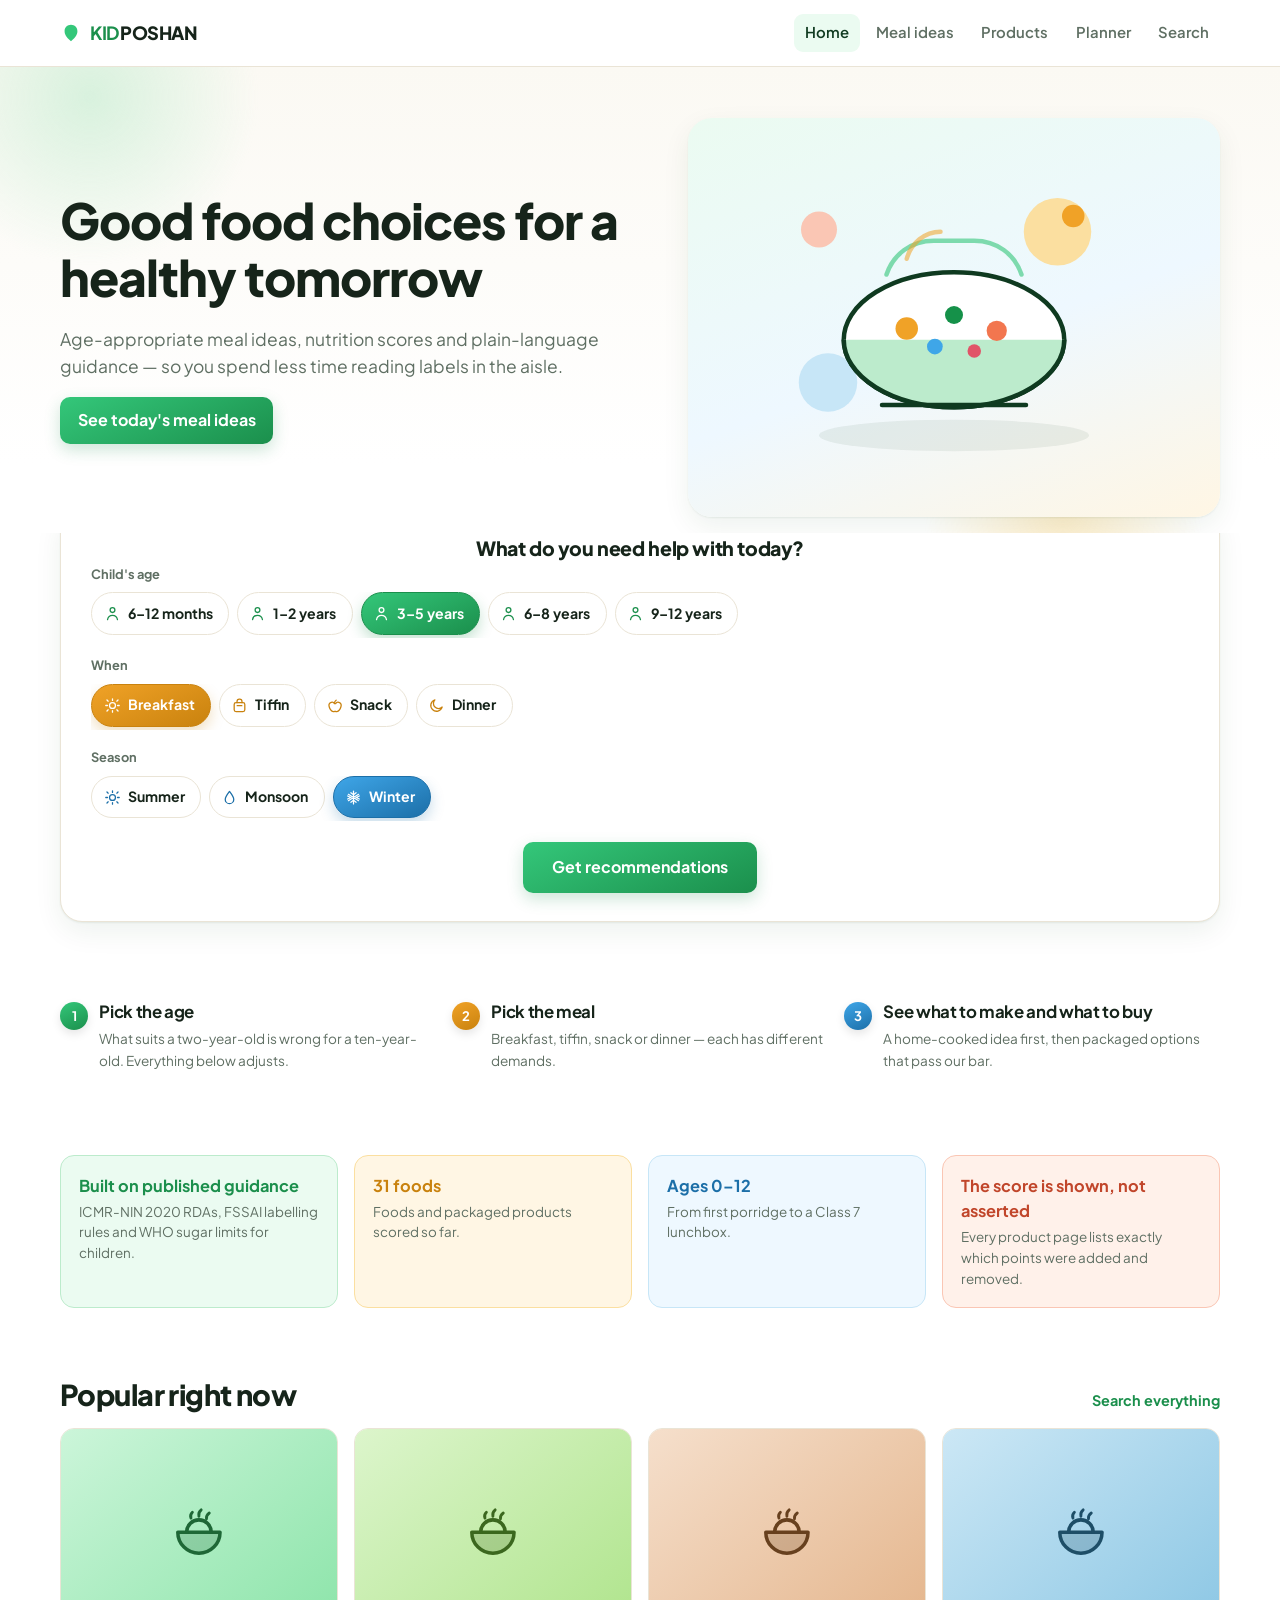
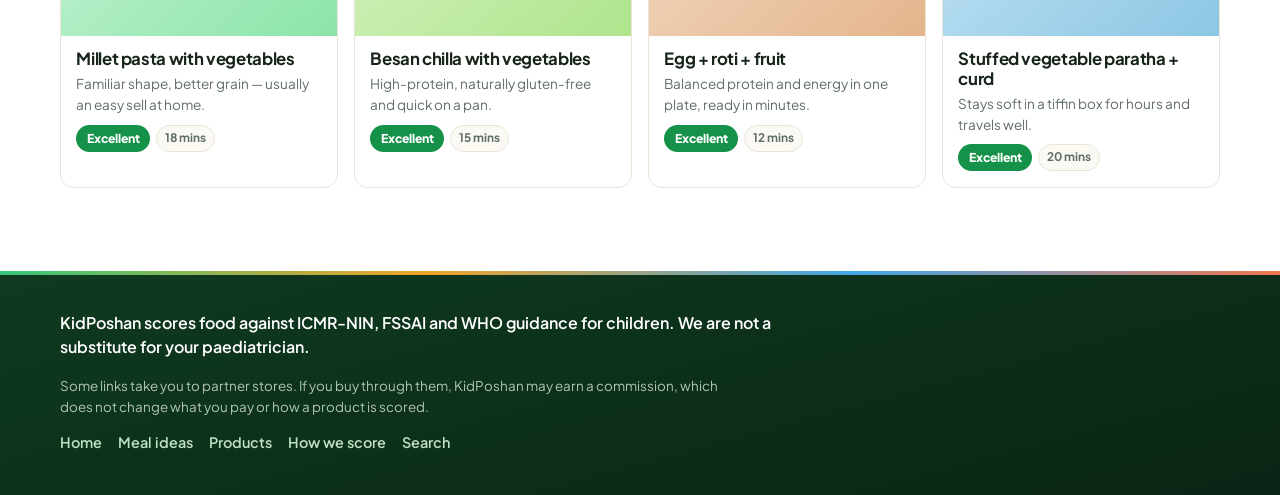
<file: index.html>
<!doctype html>
<html lang="en">
<head>
<meta charset="utf-8">
<meta name="viewport" content="width=device-width, initial-scale=1">
<title>KidPoshan — age-appropriate food guidance for children 0–12</title>
<meta name="description" content="Tell us your child's age and the meal. KidPoshan suggests what to feed them and scores packaged foods against ICMR-NIN, FSSAI and WHO guidance.">
<link rel="stylesheet" href="assets/css/styles.css">
</head>
<body>

<main>
  <div class="hero">
    <div class="wrap hero__grid">
      <div>
        <h1>Good food choices for a healthy tomorrow</h1>
        <p class="lede">Age-appropriate meal ideas, nutrition scores and plain-language guidance — so you spend less time reading labels in the aisle.</p>
        <a class="btn" href="recommendations.html">See today's meal ideas</a>
      </div>
      <div class="hero__art" aria-hidden="true">
        <svg viewBox="0 0 320 260" class="hero__svg">
          <ellipse cx="160" cy="235" rx="120" ry="14" fill="var(--leaf-900)" opacity=".07"/>
          <circle cx="252" cy="54" r="30" fill="var(--amber-200)"/>
          <circle cx="266" cy="40" r="10" fill="var(--amber-500)"/>
          <circle cx="48" cy="188" r="26" fill="var(--sky-200)"/>
          <circle cx="40" cy="52" r="16" fill="var(--coral-200)"/>
          <path d="M100 92c6-18 22-30 42-30h36c20 0 36 12 42 30" stroke="var(--leaf-500)" stroke-width="4" fill="none" stroke-linecap="round" opacity=".6"/>
          <path d="M118 78c4-14 16-24 30-24" stroke="var(--amber-500)" stroke-width="4" fill="none" stroke-linecap="round" opacity=".55"/>
          <ellipse cx="160" cy="150" rx="98" ry="60" fill="#fff" stroke="var(--leaf-900)" stroke-width="4"/>
          <path d="M62 150a98 60 0 0 0 196 0Z" fill="var(--leaf-200)"/>
          <path d="M62 150a98 60 0 0 0 196 0" stroke="var(--leaf-900)" stroke-width="4" fill="none"/>
          <circle cx="118" cy="140" r="10" fill="var(--amber-500)"/>
          <circle cx="160" cy="128" r="8" fill="var(--leaf-600)"/>
          <circle cx="198" cy="142" r="9" fill="var(--coral-500)"/>
          <circle cx="143" cy="156" r="7" fill="var(--sky-500)"/>
          <circle cx="178" cy="160" r="6" fill="var(--berry-500)"/>
          <path d="M96 208h128" stroke="var(--leaf-900)" stroke-width="4" stroke-linecap="round"/>
        </svg>
      </div>
    </div>
  </div>

  <div class="wrap">
    <div class="picker">
      <h2>What do you need help with today?</h2>
      <div id="chooser"></div>
      <div class="picker__cta">
        <button class="btn" id="go">Get recommendations</button>
      </div>
    </div>
  </div>

  <section class="wrap">
    <div class="steps">
      <div class="step"><b>1</b><div><h3>Pick the age</h3><p class="small muted">What suits a two-year-old is wrong for a ten-year-old. Everything below adjusts.</p></div></div>
      <div class="step"><b>2</b><div><h3>Pick the meal</h3><p class="small muted">Breakfast, tiffin, snack or dinner — each has different demands.</p></div></div>
      <div class="step"><b>3</b><div><h3>See what to make and what to buy</h3><p class="small muted">A home-cooked idea first, then packaged options that pass our bar.</p></div></div>
    </div>
  </section>

  <section class="wrap">
    <div class="trust">
      <div><strong>Built on published guidance</strong><p>ICMR-NIN 2020 RDAs, FSSAI labelling rules and WHO sugar limits for children.</p></div>
      <div><strong id="stat-count">—</strong><p>Foods and packaged products scored so far.</p></div>
      <div><strong>Ages 0–12</strong><p>From first porridge to a Class 7 lunchbox.</p></div>
      <div><strong>The score is shown, not asserted</strong><p>Every product page lists exactly which points were added and removed.</p></div>
    </div>
  </section>

  <section class="wrap">
    <div class="sec-head"><h2>Popular right now</h2><a href="search.html">Search everything</a></div>
    <div class="grid grid--4" id="popular"></div>
  </section>
</main>

<script src="assets/js/data.js"></script>
<script src="assets/js/engine.js"></script>
<script>
mountHeader("Home");

mountPrefBar(document.getElementById("chooser"), () => {}, { compact: false });

document.getElementById("go").addEventListener("click", () => {
  location.href = "recommendations.html";
});

/* stats + popular */
document.getElementById("stat-count").textContent = (MEALS.length + PRODUCTS.length) + " foods";

document.getElementById("popular").innerHTML = MEALS.slice(0, 8)
  .map(scoreMeal).sort((a,b) => b.score - a.score).slice(0, 4)
  .map((m, i) => `
    <article class="card">
      ${thumb(m.name, i)}
      <div class="mealcard__body">
        <h3>${m.name}</h3>
        <p class="small muted" style="margin:0">${m.blurb}</p>
        <div class="mealcard__meta">
          ${scoreChip(m.score, m.band)}
          <span class="pill">${m.prepMins} mins</span>
        </div>
      </div>
    </article>`).join("");

mountFooter();
</script>
</body>
</html>
</file>
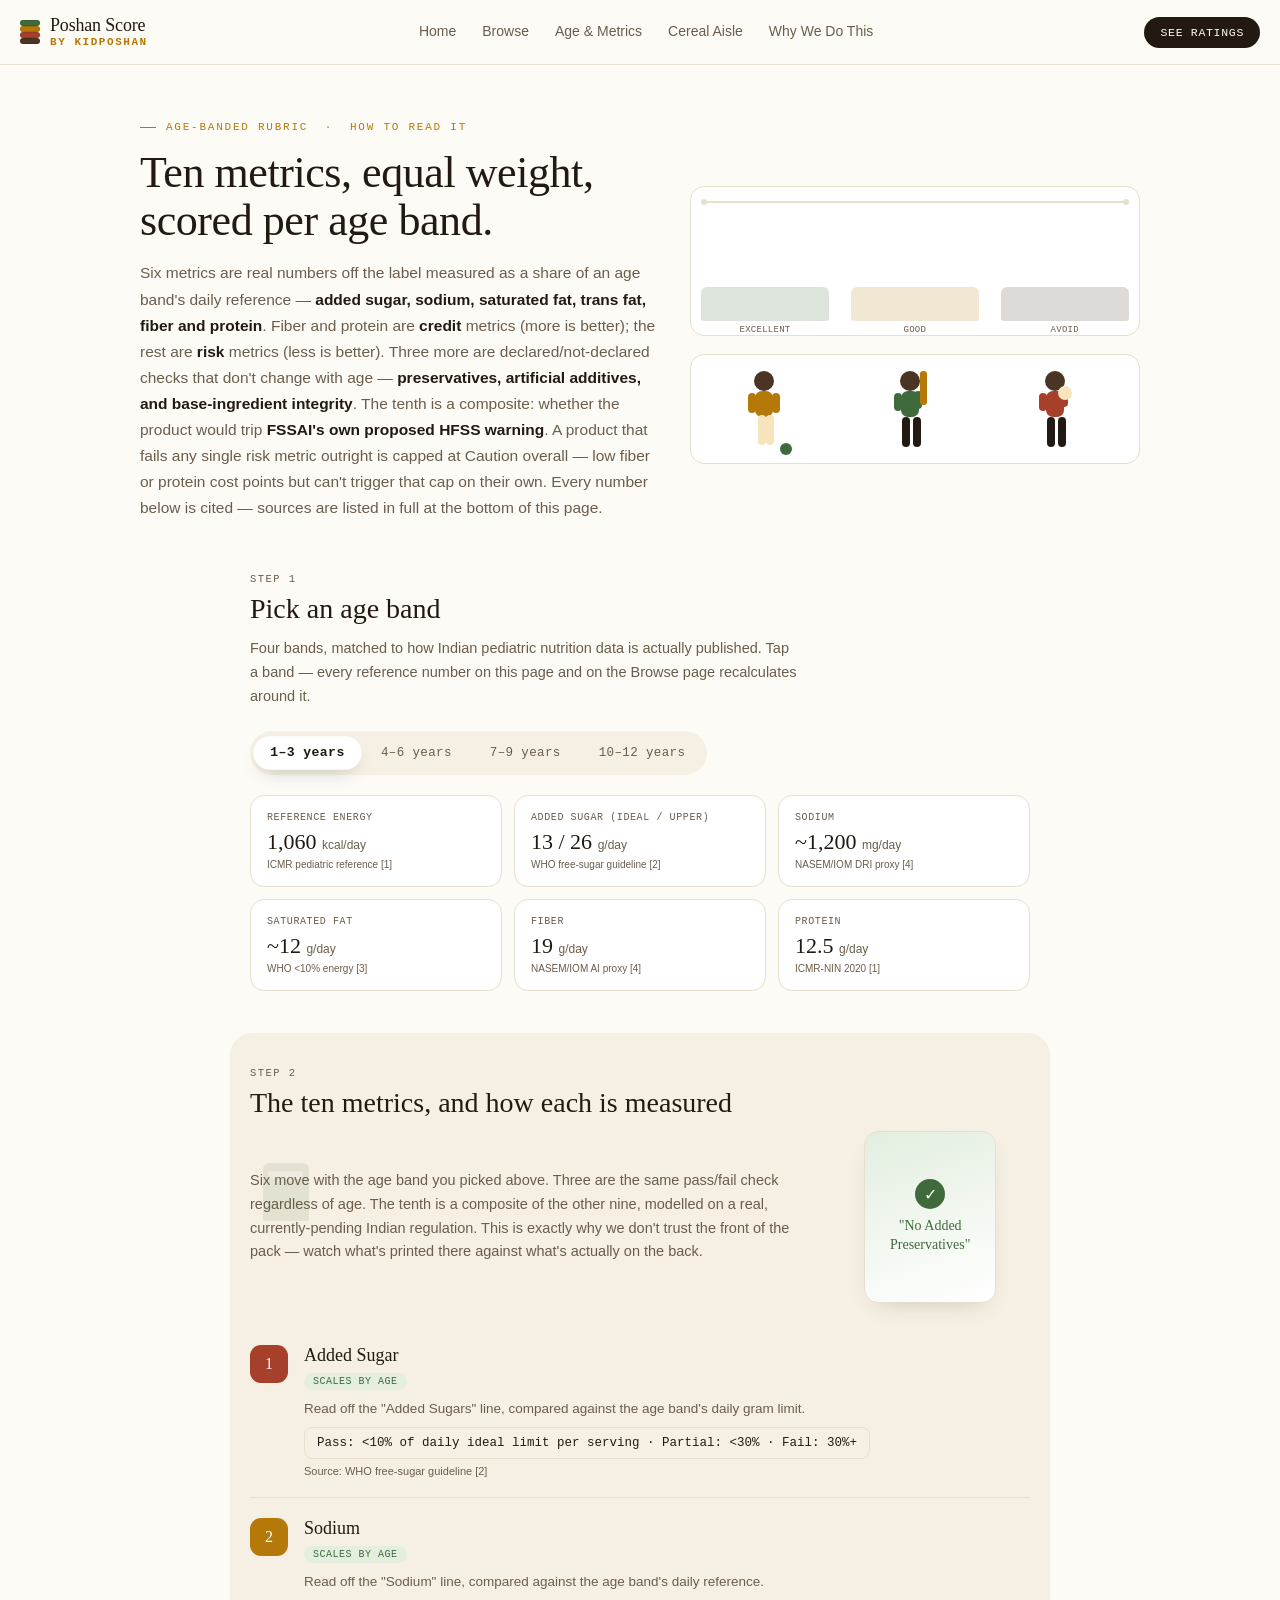
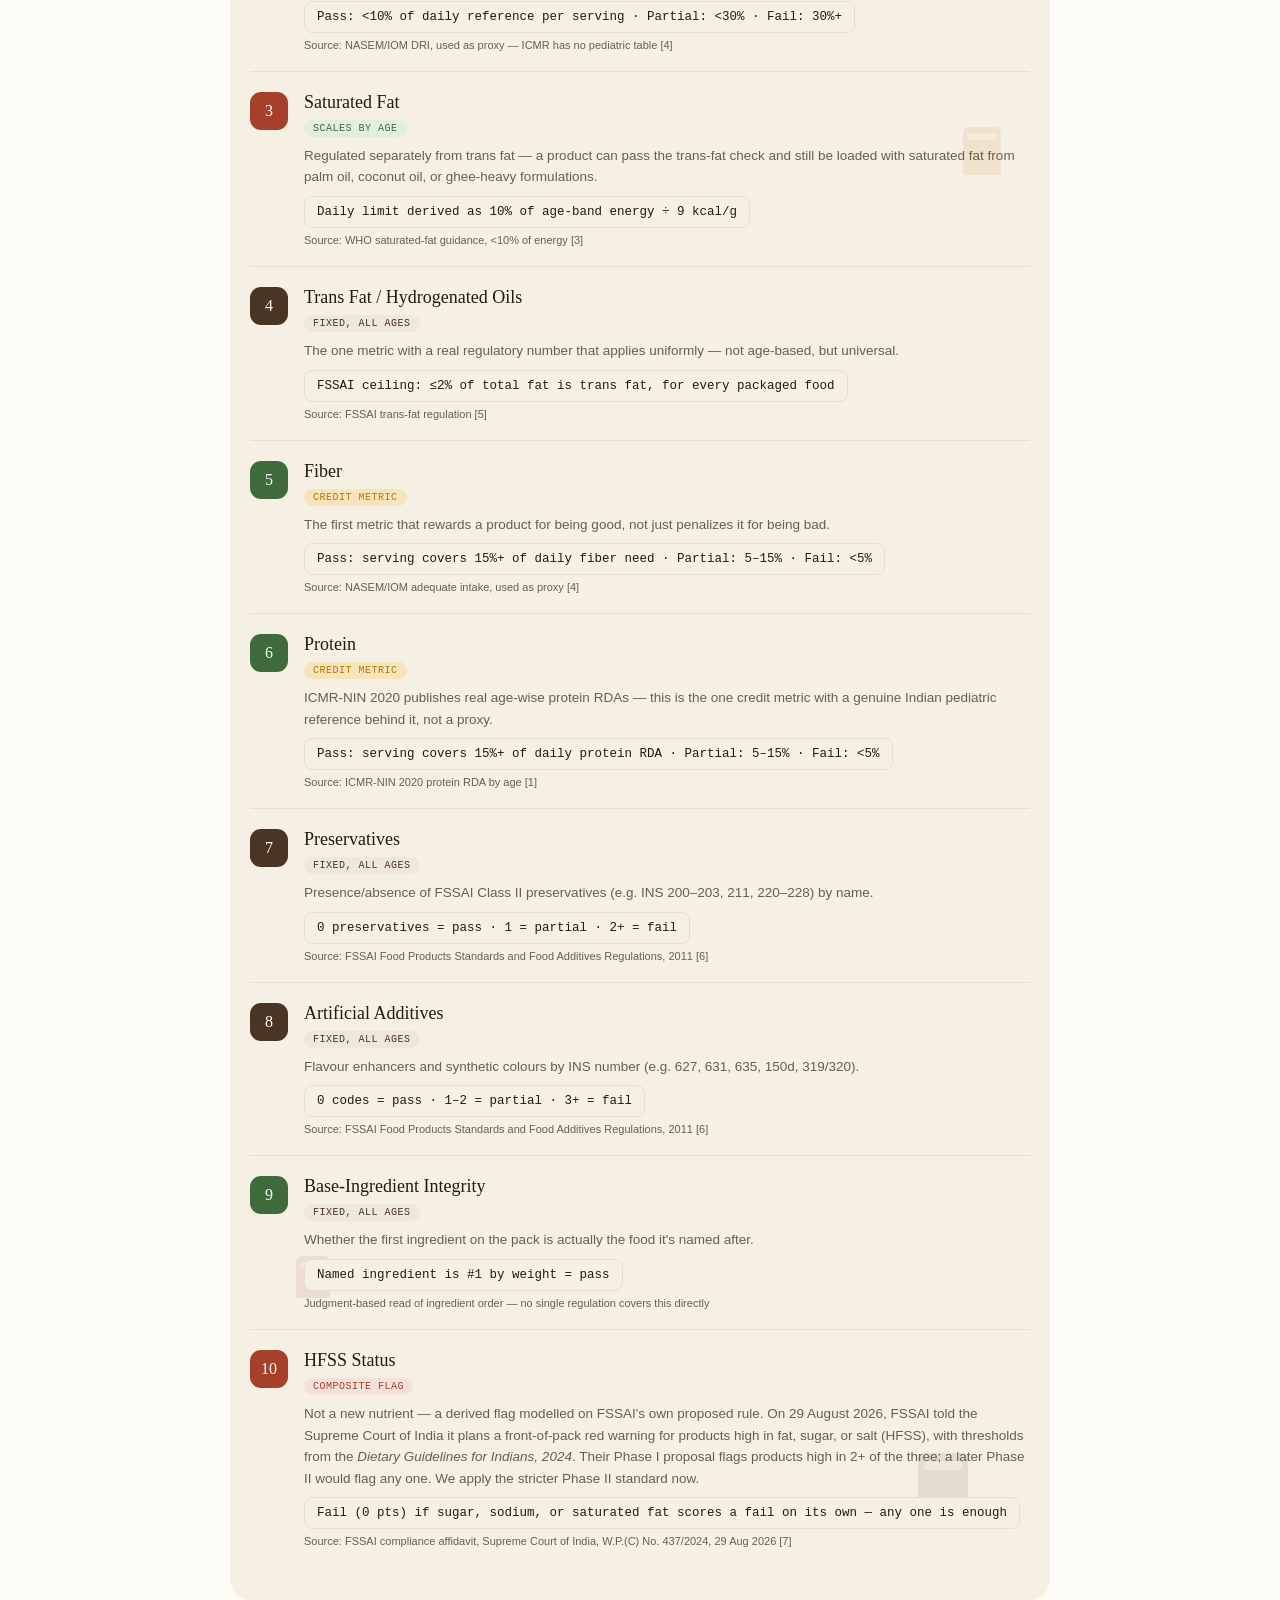
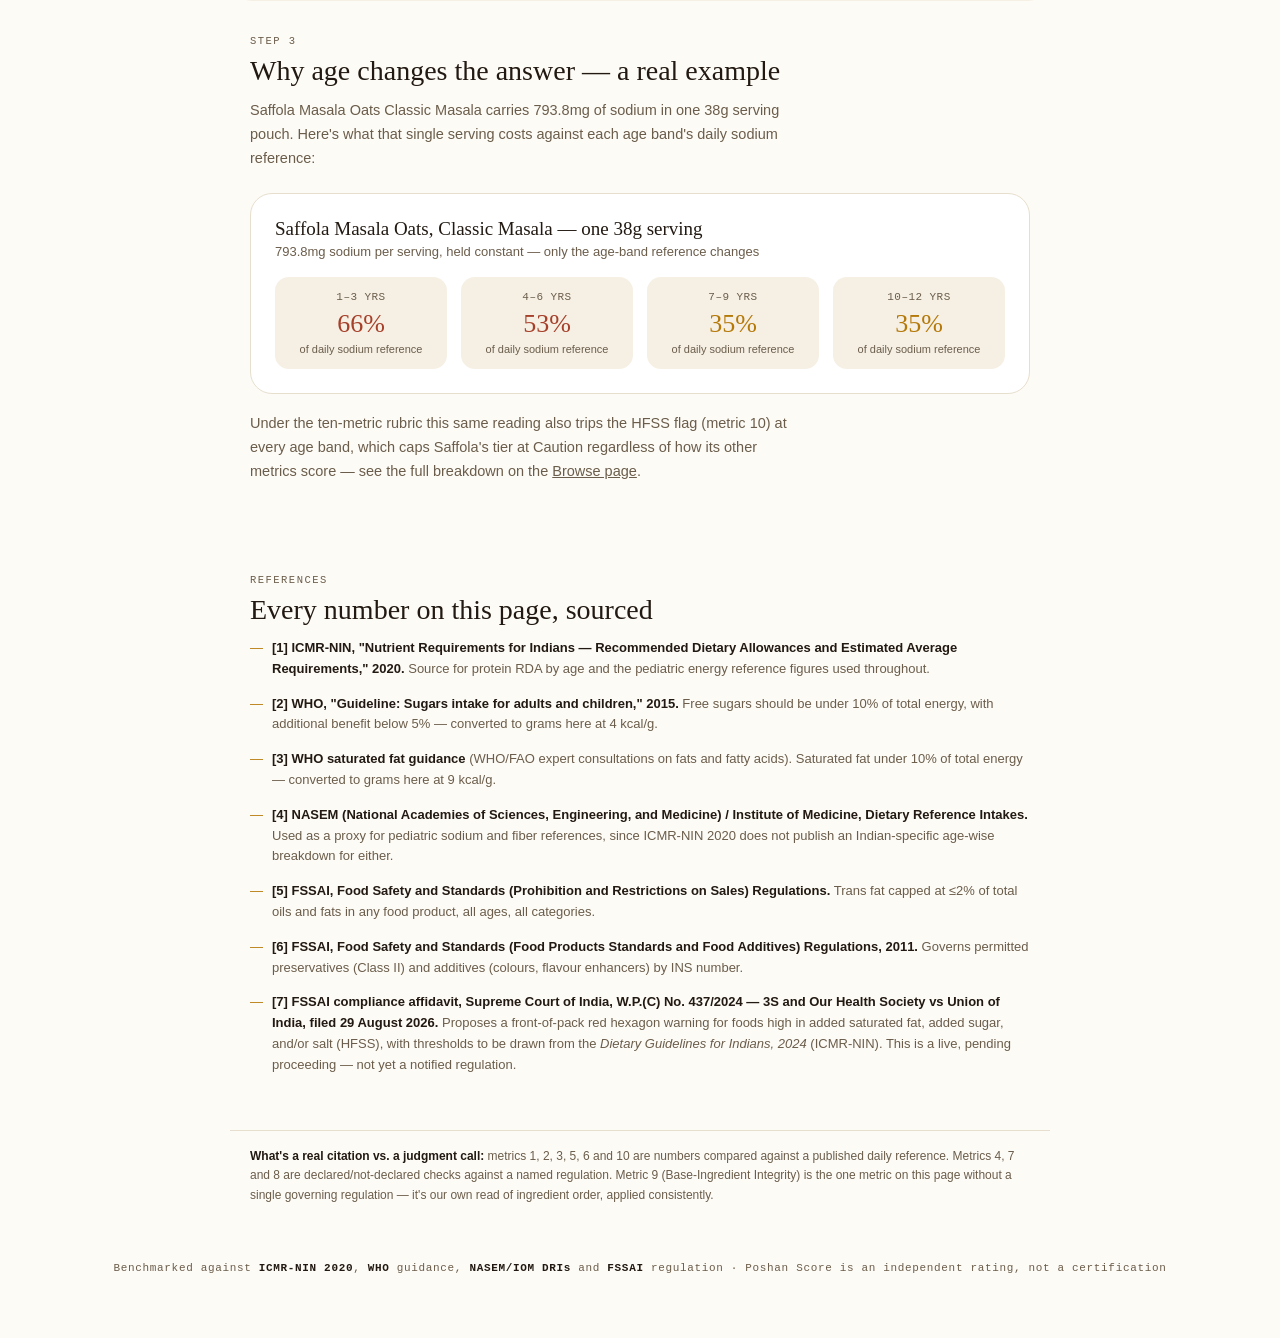
<file: age-metrics.html>
<!DOCTYPE html>
<html lang="en">
<head>
<meta charset="UTF-8">
<meta name="viewport" content="width=device-width, initial-scale=1.0">
<title>Age &amp; Metrics — Poshan Score</title>
<style>
  :root{
    --bg:#FDFBF6;
    --bg-alt:#F6F0E4;
    --card:#FFFFFF;
    --line:#E7DFCE;
    --ink:#221A12;
    --ink-dim:#6B5D4B;
    --gold:#B5790A;
    --gold-soft:#F6E4BC;
    --green:#3F6B3C;
    --green-soft:#E3EEDF;
    --red:#A6402A;
    --red-soft:#F5E1DB;
    --brown:#4A3423;
    --brown-soft:#EFE6DC;
    --radius-lg:22px;
    --radius-md:14px;
    --font-display:'Iowan Old Style','Palatino Linotype','Book Antiqua', Georgia, serif;
    --font-body:-apple-system,BlinkMacSystemFont,'Segoe UI',Roboto,'Helvetica Neue',Arial,sans-serif;
    --font-mono:ui-monospace,'SF Mono',Menlo,Consolas,monospace;
  }
  *{box-sizing:border-box;}
  html{scroll-behavior:smooth;}
  body{ margin:0; background:var(--bg); color:var(--ink); font-family:var(--font-body); -webkit-font-smoothing:antialiased; }
  a{ color:inherit; }
  img,svg{ max-width:100%; }

  nav{
    position:sticky; top:0; z-index:40;
    display:flex; align-items:center; justify-content:space-between;
    padding:16px 20px;
    background:rgba(253,251,246,0.92);
    backdrop-filter:blur(10px);
    border-bottom:1px solid var(--line);
  }
  .brand{ display:flex; align-items:center; gap:10px; text-decoration:none; }
  .brand-mark{ position:relative; width:20px; height:24px; flex-shrink:0; }
  .brand-mark .tier{ position:absolute; left:0; right:0; height:6px; border-radius:3px; border:1px solid rgba(34,26,18,0.15); }
  .brand-mark .tier:nth-child(1){ top:0; background:var(--green); }
  .brand-mark .tier:nth-child(2){ top:6px; background:var(--gold); }
  .brand-mark .tier:nth-child(3){ top:12px; background:var(--red); }
  .brand-mark .tier:nth-child(4){ top:18px; background:var(--brown); }
  .brand-name{ font-family:var(--font-display); font-size:18px; line-height:1.05; letter-spacing:-0.01em; color:var(--ink); }
  .brand-name b{ display:block; color:var(--gold); font-size:11px; font-family:var(--font-mono); letter-spacing:0.14em; text-transform:uppercase; margin-top:2px; }
  .nav-links{ display:none; gap:26px; font-size:14px; color:var(--ink-dim); }
  .nav-links a{ text-decoration:none; transition:color .2s ease; position:relative; padding-bottom:2px; }
  .nav-links a::after{ content:''; position:absolute; left:0; bottom:0; width:100%; height:1px; background:var(--gold); transform:scaleX(0); transform-origin:left; transition:transform .25s ease; }
  .nav-links a:hover{ color:var(--gold); }
  .nav-links a:hover::after{ transform:scaleX(1); }
  @media(min-width:780px){ .nav-links{ display:flex; } }
  .hamburger{ display:flex; align-items:center; justify-content:center; width:38px; height:38px; border-radius:10px; border:1px solid var(--line); background:var(--card); cursor:pointer; flex-shrink:0; -webkit-tap-highlight-color:transparent; }
  .hamburger svg{ width:18px; height:18px; color:var(--ink); }
  @media(min-width:780px){ .hamburger{ display:none; } }

  .mobile-menu{ display:none; flex-direction:column; padding:4px 20px 14px; background:var(--card); border-bottom:1px solid var(--line); }
  .mobile-menu.open{ display:flex; }
  .mobile-menu a{ padding:14px 6px; text-decoration:none; color:var(--ink); font-size:16px; border-bottom:1px solid var(--line); }
  .mobile-menu a:last-child{ border-bottom:none; }
  @media(min-width:780px){ .mobile-menu{ display:none !important; } }

  .nav-cta{ font-family:var(--font-mono); font-size:11.5px; letter-spacing:0.06em; text-transform:uppercase; background:var(--ink); color:var(--bg); padding:9px 16px; border-radius:100px; text-decoration:none; white-space:nowrap; }

  .hero{ max-width:820px; margin:0 auto; padding:52px 20px 10px; }
  @media(min-width:900px){
    .hero{ max-width:1080px; display:flex; align-items:center; gap:32px; padding:56px 40px 10px; }
    .hero-text{ flex:1.15; }
    .hero-visual{ flex:1; }
  }

  /* ---- package sorting scene ---- */
  .hero-visual{ display:flex; flex-direction:column; gap:18px; margin-top:34px; }
  @media(min-width:900px){ .hero-visual{ margin-top:0; } }
  .sort-scene{ position:relative; height:150px; background:var(--card); border:1px solid var(--line); border-radius:var(--radius-md); overflow:hidden; padding:14px 10px 0; }
  .sort-belt{ position:absolute; top:14px; left:10px; right:10px; height:2px; background:var(--line); }
  .sort-belt::before, .sort-belt::after{ content:''; position:absolute; top:-2px; width:6px; height:6px; border-radius:50%; background:var(--line); }
  .sort-belt::before{ left:0; }
  .sort-belt::after{ right:0; }

  .pkg{ position:absolute; top:8px; width:22px; height:26px; border-radius:5px 5px 3px 3px; opacity:0; }
  .pkg::before{ content:''; position:absolute; top:3px; left:2px; right:2px; height:3px; background:rgba(255,255,255,0.55); border-radius:2px; }
  .pkg.pkg-a{ left:14%; background:var(--green); animation:dropA 4.5s ease-in-out infinite; }
  .pkg.pkg-b{ left:46%; background:var(--gold); animation:dropB 4.5s ease-in-out infinite; animation-delay:.5s; }
  .pkg.pkg-c{ left:78%; background:var(--brown); animation:dropC 4.5s ease-in-out infinite; animation-delay:1s; }

  @keyframes dropA{
    0%{ opacity:0; transform:translate(0,0) rotate(0deg); }
    8%{ opacity:1; }
    45%{ transform:translate(-22px,88px) rotate(-18deg); opacity:1; }
    55%{ transform:translate(-22px,88px) rotate(-18deg); opacity:0; }
    100%{ opacity:0; }
  }
  @keyframes dropB{
    0%{ opacity:0; transform:translate(0,0) rotate(0deg); }
    8%{ opacity:1; }
    45%{ transform:translate(0,88px) rotate(10deg); opacity:1; }
    55%{ transform:translate(0,88px) rotate(10deg); opacity:0; }
    100%{ opacity:0; }
  }
  @keyframes dropC{
    0%{ opacity:0; transform:translate(0,0) rotate(0deg); }
    8%{ opacity:1; }
    45%{ transform:translate(18px,88px) rotate(-8deg); opacity:1; }
    55%{ transform:translate(18px,88px) rotate(-8deg); opacity:0; }
    100%{ opacity:0; }
  }

  .sort-bins{ position:absolute; left:10px; right:10px; bottom:0; display:flex; justify-content:space-between; }
  .sort-bin{ width:30%; text-align:center; }
  .sort-bin-shape{ height:34px; border-radius:6px 6px 3px 3px; margin-bottom:4px; opacity:0.18; }
  .sort-bin.excellent .sort-bin-shape{ background:var(--green); }
  .sort-bin.good .sort-bin-shape{ background:var(--gold); }
  .sort-bin.avoid .sort-bin-shape{ background:var(--brown); }
  .sort-bin-label{ font-family:var(--font-mono); font-size:9px; letter-spacing:0.03em; text-transform:uppercase; color:var(--ink-dim); }

  @media (prefers-reduced-motion: reduce){ .pkg{ animation:none; opacity:0; } }

  /* ---- kids playing sports scene ---- */
  .sport-scene{ display:flex; justify-content:space-around; align-items:flex-end; height:110px; background:var(--card); border:1px solid var(--line); border-radius:var(--radius-md); padding:8px 6px 0; }
  .sport-figure{ width:70px; height:100px; }

  /* football kid: kicking leg swings from the hip */
  .kick-leg{ transform-box:view-box; transform-origin:28px 52px; animation:kickSwing 1.8s ease-in-out infinite; }
  @keyframes kickSwing{ 0%,100%{ transform:rotate(0deg); } 35%{ transform:rotate(-38deg); } 55%{ transform:rotate(18deg); } 70%{ transform:rotate(0deg); } }
  .football{ transform-box:view-box; transform-origin:52px 86px; animation:ballHop 1.8s ease-in-out infinite; }
  @keyframes ballHop{ 0%,50%{ transform:translate(0,0) scale(1); } 58%{ transform:translate(10px,-6px) scale(1.05); } 70%{ transform:translate(18px,0) scale(1); } 100%{ transform:translate(0,0) scale(1); } }

  /* cricket kid: bat arm swings from the shoulder */
  .bat-arm{ transform-box:view-box; transform-origin:38px 28px; animation:batSwing 2.1s ease-in-out infinite; }
  @keyframes batSwing{ 0%,100%{ transform:rotate(24deg); } 45%{ transform:rotate(-46deg); } 60%{ transform:rotate(-30deg); } }

  /* muscle kid: bicep pulses, forearm curls */
  .flex-arm{ transform-box:view-box; transform-origin:38px 28px; animation:flexCurl 1.6s ease-in-out infinite; }
  @keyframes flexCurl{ 0%,100%{ transform:rotate(0deg); } 50%{ transform:rotate(-22deg); } }
  .bicep{ transform-box:view-box; transform-origin:40px 30px; animation:bicepPulse 1.6s ease-in-out infinite; }
  @keyframes bicepPulse{ 0%,100%{ transform:scale(1); } 50%{ transform:scale(1.28); } }

  .sport-bounce{ animation:idleBounce 2.4s ease-in-out infinite; }
  .sport-figure:nth-child(1) .sport-bounce{ animation-delay:0s; }
  .sport-figure:nth-child(2) .sport-bounce{ animation-delay:.3s; }
  .sport-figure:nth-child(3) .sport-bounce{ animation-delay:.6s; }
  @keyframes idleBounce{ 0%,100%{ transform:translateY(0); } 50%{ transform:translateY(-2px); } }

  @media (prefers-reduced-motion: reduce){
    .kick-leg, .football, .bat-arm, .flex-arm, .bicep, .sport-bounce{ animation:none !important; }
  }

  /* ---- flip card: front claims vs. back ingredient panel ---- */
  .metrics-intro-row{ display:flex; flex-direction:column; gap:22px; margin-bottom:22px; }
  @media(min-width:760px){ .metrics-intro-row{ flex-direction:row; align-items:center; gap:32px; } .metrics-intro-row .intro{ flex:1.3; margin-bottom:0 !important; } }

  .flip-stage{ perspective:800px; width:132px; height:172px; flex-shrink:0; margin:0 auto; }
  .flip-card{
    position:relative; width:100%; height:100%; transform-style:preserve-3d;
    animation:flipCard 5s ease-in-out infinite;
  }
  @keyframes flipCard{
    0%, 40%{ transform:rotateY(0deg); }
    50%, 90%{ transform:rotateY(180deg); }
    100%{ transform:rotateY(360deg); }
  }
  .flip-face{
    position:absolute; inset:0; backface-visibility:hidden; border-radius:14px;
    border:1.5px solid var(--line); box-shadow:0 10px 24px -14px rgba(74,52,35,0.3);
    padding:14px 12px; display:flex; flex-direction:column;
  }
  .flip-front{ background:linear-gradient(160deg, var(--green-soft), var(--card)); align-items:center; justify-content:center; text-align:center; gap:8px; }
  .flip-front .claim{ font-family:var(--font-display); font-size:14px; color:var(--green); line-height:1.3; }
  .flip-front .badge-check{ width:30px; height:30px; border-radius:50%; background:var(--green); color:#fff; display:flex; align-items:center; justify-content:center; font-size:16px; }
  .flip-back{ background:var(--card); transform:rotateY(180deg); justify-content:flex-start; gap:5px; }
  .flip-back .panel-title{ font-family:var(--font-mono); font-size:8px; letter-spacing:0.06em; text-transform:uppercase; color:var(--ink-dim); margin-bottom:4px; }
  .flip-back .panel-line{ height:5px; border-radius:3px; background:var(--line); }
  .flip-back .panel-line.hl{ background:var(--red-soft); }
  .flip-back .panel-line.w40{ width:40%; } .flip-back .panel-line.w60{ width:60%; } .flip-back .panel-line.w80{ width:80%; }
  .flip-back .panel-line.w50{ width:50%; } .flip-back .panel-line.w70{ width:70%; } .flip-back .panel-line.w90{ width:90%; }
  @media (prefers-reduced-motion: reduce){ .flip-card{ animation:none; } }

  /* ---- floating packages drifting behind the metrics list ---- */
  #ten-metrics{ position:relative; overflow:hidden; }
  .bg-pkg{ position:absolute; border-radius:6px 6px 3px 3px; opacity:0.10; animation:bgFloat 12s ease-in-out infinite; }
  .bg-pkg::before{ content:''; position:absolute; top:14%; left:12%; right:12%; height:14%; background:rgba(255,255,255,0.6); border-radius:3px; }
  .bg-pkg.bp1{ top:6%; left:4%; width:46px; height:58px; background:var(--green); animation-delay:0s; }
  .bg-pkg.bp2{ top:32%; right:6%; width:38px; height:48px; background:var(--gold); animation-delay:2.5s; }
  .bg-pkg.bp3{ bottom:14%; left:8%; width:34px; height:42px; background:var(--red); animation-delay:5s; }
  .bg-pkg.bp4{ bottom:4%; right:10%; width:50px; height:62px; background:var(--brown); animation-delay:1.2s; }
  @keyframes bgFloat{ 0%,100%{ transform:translateY(0) rotate(0deg); } 50%{ transform:translateY(-14px) rotate(6deg); } }
  @media (prefers-reduced-motion: reduce){ .bg-pkg{ animation:none; } }
  .eyebrow{ font-family:var(--font-mono); font-size:11px; letter-spacing:0.16em; text-transform:uppercase; color:var(--gold); display:flex; align-items:center; gap:10px; margin-bottom:16px; position:relative; }
  .eyebrow::before{ content:''; width:0; height:1px; background:var(--gold); display:inline-block; animation:drawLine .6s ease forwards .1s; }
  @keyframes drawLine{ to{ width:16px; } }
  h1{ font-family:var(--font-display); font-weight:400; letter-spacing:-0.01em; font-size:clamp(30px, 6.5vw, 44px); line-height:1.08; margin:0 0 16px; color:var(--ink); opacity:0; animation:fadeUp .6s ease forwards .15s; }
  @keyframes fadeUp{ from{ opacity:0; transform:translateY(10px);} to{ opacity:1; transform:translateY(0);} }
  .lede{ font-size:15.5px; line-height:1.68; color:var(--ink-dim); max-width:66ch; margin:0 0 8px; opacity:0; animation:fadeUp .6s ease forwards .3s; }
  .lede b{ color:var(--ink); font-weight:600; }

  .section{ max-width:820px; margin:0 auto; padding:34px 20px; }
  .section-eyebrow{ font-family:var(--font-mono); font-size:10.5px; letter-spacing:0.14em; text-transform:uppercase; color:var(--ink-dim); margin-bottom:8px; }
  .section h2{ font-family:var(--font-display); font-size:clamp(22px,4vw,28px); font-weight:400; margin:0 0 12px; color:var(--ink); }
  .section p.intro{ font-size:14.5px; line-height:1.65; color:var(--ink-dim); max-width:68ch; margin:0 0 22px; }
  .section p.intro b{ color:var(--ink); }

  /* age tabs, popping off the white background */
  .age-tabs{ position:relative; display:flex; flex-wrap:wrap; gap:6px; margin-bottom:20px; background:var(--bg-alt); border-radius:100px; padding:6px; width:fit-content; }
  .age-tab{
    position:relative; z-index:1; font-family:var(--font-mono); font-size:12.5px; letter-spacing:0.03em;
    padding:9px 16px; border-radius:100px; border:none;
    background:transparent; color:var(--ink-dim); cursor:pointer;
    transition:color .2s ease, transform .15s ease;
  }
  .age-tab.active{ background:var(--card); color:var(--ink); font-weight:600; transform:scale(1.05); box-shadow:0 8px 18px -8px rgba(34,26,18,0.25); }
  .age-tab:active{ transform:scale(0.96); }

  .age-panel{ display:none; }
  .age-panel.active{ display:block; animation:panelPop .45s cubic-bezier(.2,.8,.2,1); }
  @keyframes panelPop{ from{ opacity:0; transform:translateY(10px) scale(0.98); } to{ opacity:1; transform:translateY(0) scale(1); } }
  @media (prefers-reduced-motion: reduce){
    .age-panel.active{ animation:none; }
    .refcard{ opacity:1; transform:none; animation:none !important; }
    .metric-row:hover .metric-badge{ transform:none; }
  }

  .refcard-grid{ display:grid; gap:12px; grid-template-columns:1fr 1fr; margin-bottom:8px; }
  @media(min-width:600px){ .refcard-grid{ grid-template-columns:repeat(3,1fr); } }
  .refcard{ background:var(--card); border:1px solid var(--line); border-radius:var(--radius-md); padding:16px; transition:transform .2s ease, box-shadow .2s ease; opacity:0; transform:translateY(10px) scale(0.97); }
  .age-panel.active .refcard{ animation:refcardPop .45s cubic-bezier(.2,.8,.2,1) forwards; }
  .age-panel.active .refcard:nth-child(1){ animation-delay:.03s; }
  .age-panel.active .refcard:nth-child(2){ animation-delay:.08s; }
  .age-panel.active .refcard:nth-child(3){ animation-delay:.13s; }
  .age-panel.active .refcard:nth-child(4){ animation-delay:.18s; }
  .age-panel.active .refcard:nth-child(5){ animation-delay:.23s; }
  .age-panel.active .refcard:nth-child(6){ animation-delay:.28s; }
  @keyframes refcardPop{ to{ opacity:1; transform:translateY(0) scale(1); } }
  .refcard:hover{ transform:translateY(-3px); box-shadow:0 14px 24px -14px rgba(74,52,35,0.25); }
  .refcard .label{ font-family:var(--font-mono); font-size:10px; letter-spacing:0.06em; text-transform:uppercase; color:var(--ink-dim); margin-bottom:6px; }
  .refcard .value{ font-family:var(--font-display); font-size:22px; color:var(--ink); }
  .refcard .value small{ font-family:var(--font-body); font-size:12px; color:var(--ink-dim); }
  .refcard .src{ font-size:10px; color:var(--ink-dim); margin-top:4px; }

  /* metrics list */
  .metric-row{
    display:grid; grid-template-columns:auto 1fr; gap:16px;
    padding:20px 0; border-bottom:1px solid var(--line);
    opacity:0; transform:translateY(10px);
  }
  .metric-row.in-view{ animation:rowRise .5s ease forwards; }
  .metric-row:last-child{ border-bottom:none; }
  @keyframes rowRise{ to{ opacity:1; transform:translateY(0); } }
  .metric-badge{
    width:38px; height:38px; border-radius:11px; flex-shrink:0;
    display:flex; align-items:center; justify-content:center;
    font-family:var(--font-display); font-size:16px; color:#fff;
    transition:transform .25s cubic-bezier(.2,.8,.2,1);
  }
  .metric-row:hover .metric-badge{ transform:rotate(-6deg) scale(1.1); }
  .metric-row h3{ font-family:var(--font-display); font-size:18px; font-weight:400; margin:0 0 4px; }
  .metric-row .scaling{
    display:inline-block; font-family:var(--font-mono); font-size:10px; letter-spacing:0.05em;
    text-transform:uppercase; padding:3px 9px; border-radius:100px; margin-bottom:8px; margin-right:6px;
  }
  .scaling.byage{ background:var(--green-soft); color:var(--green); }
  .scaling.fixed{ background:var(--brown-soft); color:var(--brown); }
  .scaling.credit{ background:var(--gold-soft); color:var(--gold); }
  .scaling.composite{ background:var(--red-soft); color:var(--red); }
  .metric-row p{ font-size:13.5px; line-height:1.6; color:var(--ink-dim); margin:0 0 8px; }
  .metric-row .threshold{ font-family:var(--font-mono); font-size:12.5px; color:var(--ink); background:var(--bg-alt); border:1px solid var(--line); padding:8px 12px; border-radius:8px; display:inline-block; }
  .metric-row .cite{ font-size:11px; color:var(--ink-dim); margin-top:6px; }
  .metric-row .cite a{ color:var(--gold); text-decoration:none; border-bottom:1px dotted var(--gold); }

  /* worked example */
  .example{ background:var(--card); border:1px solid var(--line); border-radius:var(--radius-lg); padding:24px; margin-top:6px; }
  .example h3{ font-family:var(--font-display); font-size:19px; font-weight:400; margin:0 0 4px; }
  .example .sub{ font-size:13px; color:var(--ink-dim); margin:0 0 18px; }
  .example-grid{ display:grid; gap:14px; grid-template-columns:1fr; }
  @media(min-width:600px){ .example-grid{ grid-template-columns:1fr 1fr 1fr 1fr; } }
  .example-cell{ background:var(--bg-alt); border-radius:var(--radius-md); padding:14px; text-align:center; transition:transform .2s ease; }
  .example-cell:hover{ transform:translateY(-3px); }
  .example-cell .age{ font-family:var(--font-mono); font-size:11px; color:var(--ink-dim); text-transform:uppercase; letter-spacing:0.04em; margin-bottom:6px; }
  .example-cell .pct{ font-family:var(--font-display); font-size:26px; color:var(--ink); }
  .example-cell.flag-high .pct{ color:var(--red); }
  .example-cell.flag-mid .pct{ color:var(--gold); }
  .example-cell .caption{ font-size:11px; color:var(--ink-dim); margin-top:4px; }

  /* sources */
  .sources-list{ list-style:none; margin:0; padding:0; display:flex; flex-direction:column; gap:14px; }
  .sources-list li{ font-size:13px; line-height:1.6; color:var(--ink-dim); padding-left:22px; position:relative; }
  .sources-list li::before{ content:'\2014'; position:absolute; left:0; color:var(--gold); }
  .sources-list b{ color:var(--ink); }
  .sources-list a{ color:var(--gold); text-decoration:none; border-bottom:1px dotted var(--gold); }

  .note{ max-width:820px; margin:20px auto 0; padding:16px 20px; font-size:12px; line-height:1.65; color:var(--ink-dim); border-top:1px solid var(--line); }
  .note b{ color:var(--ink); }

  footer{ text-align:center; padding:40px 20px 60px; font-family:var(--font-mono); font-size:11px; letter-spacing:0.06em; color:var(--ink-dim); }
  footer b{ color:var(--ink); }
</style>
</head>
<body>

<nav>
  <a class="brand" href="index.html">
    <div class="brand-mark"><div class="tier"></div><div class="tier"></div><div class="tier"></div><div class="tier"></div></div>
    <div class="brand-name">Poshan Score<b>by Kidposhan</b></div>
  </a>
  <div class="nav-links">
    <a href="index.html">Home</a>
    <a href="browse.html">Browse</a>
    <a href="age-metrics.html">Age &amp; Metrics</a>
    <a href="cereals.html">Cereal Aisle</a>
    <a href="why-we-do-this.html">Why We Do This</a>
  </div>
  <button class="hamburger" onclick="toggleMobileMenu()" aria-label="Menu" aria-expanded="false">
    <svg viewBox="0 0 24 24" fill="none" xmlns="http://www.w3.org/2000/svg"><path d="M4 6h16M4 12h16M4 18h16" stroke="currentColor" stroke-width="2" stroke-linecap="round"/></svg>
  </button>
    <a class="nav-cta" href="browse.html">See ratings</a>
</nav>
<div class="mobile-menu" id="mobileMenu">
    <a href="index.html">Home</a>
    <a href="browse.html">Browse</a>
    <a href="age-metrics.html">Age &amp; Metrics</a>
    <a href="cereals.html">Cereal Aisle</a>
    <a href="why-we-do-this.html">Why We Do This</a>
  </div>

<header class="hero">
  <div class="hero-text">
    <div class="eyebrow">Age-banded rubric &nbsp;·&nbsp; How to read it</div>
    <h1>Ten metrics, equal weight, scored per age band.</h1>
    <p class="lede">
      Six metrics are real numbers off the label measured as a share of an age band's daily reference —
      <b>added sugar, sodium, saturated fat, trans fat, fiber and protein</b>. Fiber and protein are
      <b>credit</b> metrics (more is better); the rest are <b>risk</b> metrics (less is better). Three more
      are declared/not-declared checks that don't change with age — <b>preservatives, artificial additives,
      and base-ingredient integrity</b>. The tenth is a composite: whether the product would trip
      <b>FSSAI's own proposed HFSS warning</b>. A product that fails any single risk metric outright is
      capped at Caution overall — low fiber or protein cost points but can't trigger that cap on their own.
      Every number below is cited — sources are listed in full at the bottom of this page.
    </p>
  </div>

  <div class="hero-visual">
    <!-- packages sorting into Excellent / Good / Avoid -->
    <div class="sort-scene" aria-hidden="true">
      <div class="sort-belt"></div>
      <div class="pkg pkg-a"></div>
      <div class="pkg pkg-b"></div>
      <div class="pkg pkg-c"></div>
      <div class="sort-bins">
        <div class="sort-bin excellent"><div class="sort-bin-shape"></div><div class="sort-bin-label">Excellent</div></div>
        <div class="sort-bin good"><div class="sort-bin-shape"></div><div class="sort-bin-label">Good</div></div>
        <div class="sort-bin avoid"><div class="sort-bin-shape"></div><div class="sort-bin-label">Avoid</div></div>
      </div>
    </div>

    <!-- what good nutrition is for: kids playing -->
    <div class="sport-scene" aria-hidden="true">
      <!-- football kid -->
      <svg class="sport-figure" viewBox="0 0 70 100" xmlns="http://www.w3.org/2000/svg">
        <g class="sport-bounce">
          <circle cx="30" cy="18" r="10" fill="#4A3423"/>
          <rect x="21" y="28" width="18" height="26" rx="7" fill="#B5790A"/>
          <g class="kick-leg">
            <rect x="24" y="52" width="8" height="30" rx="4" fill="#F6E4BC"/>
          </g>
          <rect x="32" y="52" width="8" height="30" rx="4" fill="#F6E4BC"/>
          <rect x="14" y="30" width="8" height="20" rx="4" fill="#B5790A"/>
          <rect x="38" y="30" width="8" height="20" rx="4" fill="#B5790A"/>
        </g>
        <circle class="football" cx="52" cy="86" r="6" fill="#3F6B3C"/>
      </svg>

      <!-- cricket kid -->
      <svg class="sport-figure" viewBox="0 0 70 100" xmlns="http://www.w3.org/2000/svg">
        <g class="sport-bounce">
          <circle cx="30" cy="18" r="10" fill="#4A3423"/>
          <rect x="21" y="28" width="18" height="26" rx="7" fill="#3F6B3C"/>
          <rect x="22" y="54" width="8" height="30" rx="4" fill="#221A12"/>
          <rect x="33" y="54" width="8" height="30" rx="4" fill="#221A12"/>
          <rect x="14" y="30" width="8" height="18" rx="4" fill="#3F6B3C"/>
          <g class="bat-arm">
            <rect x="34" y="28" width="8" height="18" rx="4" fill="#3F6B3C"/>
            <rect x="40" y="8" width="7" height="34" rx="3" fill="#B5790A"/>
          </g>
        </g>
      </svg>

      <!-- muscle kid -->
      <svg class="sport-figure" viewBox="0 0 70 100" xmlns="http://www.w3.org/2000/svg">
        <g class="sport-bounce">
          <circle cx="30" cy="18" r="10" fill="#4A3423"/>
          <rect x="21" y="28" width="18" height="26" rx="7" fill="#A6402A"/>
          <rect x="22" y="54" width="8" height="30" rx="4" fill="#221A12"/>
          <rect x="33" y="54" width="8" height="30" rx="4" fill="#221A12"/>
          <rect x="14" y="30" width="8" height="18" rx="4" fill="#A6402A"/>
          <g class="flex-arm">
            <rect x="34" y="28" width="9" height="16" rx="4" fill="#A6402A"/>
            <circle class="bicep" cx="40" cy="30" r="7" fill="#F6E4BC"/>
          </g>
        </g>
      </svg>
    </div>
  </div>
</header>

<!-- AGE REFERENCE -->
<section class="section" id="age-reference">
  <div class="section-eyebrow">Step 1</div>
  <h2>Pick an age band</h2>
  <p class="intro">
    Four bands, matched to how Indian pediatric nutrition data is actually published. Tap a band —
    every reference number on this page and on the Browse page recalculates around it.
  </p>

  <div class="age-tabs" id="ageTabs">
    <button class="age-tab active" data-age="1-3">1–3 years</button>
    <button class="age-tab" data-age="4-6">4–6 years</button>
    <button class="age-tab" data-age="7-9">7–9 years</button>
    <button class="age-tab" data-age="10-12">10–12 years</button>
  </div>

  <div class="age-panel active" data-age="1-3">
    <div class="refcard-grid">
      <div class="refcard"><div class="label">Reference energy</div><div class="value">1,060 <small>kcal/day</small></div><div class="src">ICMR pediatric reference [1]</div></div>
      <div class="refcard"><div class="label">Added sugar (ideal / upper)</div><div class="value">13 / 26 <small>g/day</small></div><div class="src">WHO free-sugar guideline [2]</div></div>
      <div class="refcard"><div class="label">Sodium</div><div class="value">~1,200 <small>mg/day</small></div><div class="src">NASEM/IOM DRI proxy [4]</div></div>
      <div class="refcard"><div class="label">Saturated fat</div><div class="value">~12 <small>g/day</small></div><div class="src">WHO &lt;10% energy [3]</div></div>
      <div class="refcard"><div class="label">Fiber</div><div class="value">19 <small>g/day</small></div><div class="src">NASEM/IOM AI proxy [4]</div></div>
      <div class="refcard"><div class="label">Protein</div><div class="value">12.5 <small>g/day</small></div><div class="src">ICMR-NIN 2020 [1]</div></div>
    </div>
  </div>
  <div class="age-panel" data-age="4-6">
    <div class="refcard-grid">
      <div class="refcard"><div class="label">Reference energy</div><div class="value">1,350 <small>kcal/day</small></div><div class="src">ICMR pediatric reference [1]</div></div>
      <div class="refcard"><div class="label">Added sugar (ideal / upper)</div><div class="value">17 / 34 <small>g/day</small></div><div class="src">WHO free-sugar guideline [2]</div></div>
      <div class="refcard"><div class="label">Sodium</div><div class="value">~1,500 <small>mg/day</small></div><div class="src">NASEM/IOM DRI proxy [4]</div></div>
      <div class="refcard"><div class="label">Saturated fat</div><div class="value">~15 <small>g/day</small></div><div class="src">WHO &lt;10% energy [3]</div></div>
      <div class="refcard"><div class="label">Fiber</div><div class="value">25 <small>g/day</small></div><div class="src">NASEM/IOM AI proxy [4]</div></div>
      <div class="refcard"><div class="label">Protein</div><div class="value">16 <small>g/day</small></div><div class="src">ICMR-NIN 2020 [1]</div></div>
    </div>
  </div>
  <div class="age-panel" data-age="7-9">
    <div class="refcard-grid">
      <div class="refcard"><div class="label">Reference energy</div><div class="value">1,690 <small>kcal/day</small></div><div class="src">ICMR pediatric reference [1]</div></div>
      <div class="refcard"><div class="label">Added sugar (ideal / upper)</div><div class="value">21 / 42 <small>g/day</small></div><div class="src">WHO free-sugar guideline [2]</div></div>
      <div class="refcard"><div class="label">Sodium</div><div class="value">~1,800 <small>mg/day</small></div><div class="src">NASEM/IOM DRI proxy [4]</div></div>
      <div class="refcard"><div class="label">Saturated fat</div><div class="value">~19 <small>g/day</small></div><div class="src">WHO &lt;10% energy [3]</div></div>
      <div class="refcard"><div class="label">Fiber</div><div class="value">26 <small>g/day</small></div><div class="src">NASEM/IOM AI proxy [4]</div></div>
      <div class="refcard"><div class="label">Protein</div><div class="value">23 <small>g/day</small></div><div class="src">ICMR-NIN 2020 [1]</div></div>
    </div>
  </div>
  <div class="age-panel" data-age="10-12">
    <div class="refcard-grid">
      <div class="refcard"><div class="label">Reference energy</div><div class="value">2,150 <small>kcal/day</small></div><div class="src">ICMR pediatric reference [1]</div></div>
      <div class="refcard"><div class="label">Added sugar (ideal / upper)</div><div class="value">27 / 54 <small>g/day</small></div><div class="src">WHO free-sugar guideline [2]</div></div>
      <div class="refcard"><div class="label">Sodium</div><div class="value">~2,000 <small>mg/day</small></div><div class="src">NASEM/IOM DRI proxy [4]</div></div>
      <div class="refcard"><div class="label">Saturated fat</div><div class="value">~24 <small>g/day</small></div><div class="src">WHO &lt;10% energy [3]</div></div>
      <div class="refcard"><div class="label">Fiber</div><div class="value">31 <small>g/day</small></div><div class="src">NASEM/IOM AI proxy [4]</div></div>
      <div class="refcard"><div class="label">Protein</div><div class="value">32.5 <small>g/day</small></div><div class="src">ICMR-NIN 2020 [1]</div></div>
    </div>
  </div>
</section>

<!-- TEN METRICS -->
<section class="section" id="ten-metrics" style="background:var(--bg-alt); border-radius:var(--radius-lg);">
  <div class="bg-pkg bp1" aria-hidden="true"></div>
  <div class="bg-pkg bp2" aria-hidden="true"></div>
  <div class="bg-pkg bp3" aria-hidden="true"></div>
  <div class="bg-pkg bp4" aria-hidden="true"></div>

  <div class="section-eyebrow">Step 2</div>
  <h2>The ten metrics, and how each is measured</h2>

  <div class="metrics-intro-row">
    <p class="intro">
      Six move with the age band you picked above. Three are the same pass/fail check regardless of age.
      The tenth is a composite of the other nine, modelled on a real, currently-pending Indian regulation.
      This is exactly why we don't trust the front of the pack — watch what's printed there against
      what's actually on the back.
    </p>
    <div class="flip-stage" aria-hidden="true">
      <div class="flip-card">
        <div class="flip-face flip-front">
          <div class="badge-check">✓</div>
          <div class="claim">"No Added<br>Preservatives"</div>
        </div>
        <div class="flip-face flip-back">
          <div class="panel-title">Ingredients</div>
          <div class="panel-line w90"></div>
          <div class="panel-line w70"></div>
          <div class="panel-line hl w50"></div>
          <div class="panel-line w80"></div>
          <div class="panel-line w60"></div>
          <div class="panel-line hl w40"></div>
          <div class="panel-line w70"></div>
        </div>
      </div>
    </div>
  </div>

  <div class="metric-row">
    <div class="metric-badge" style="background:var(--red);">1</div>
    <div>
      <h3>Added Sugar</h3>
      <span class="scaling byage">Scales by age</span>
      <p>Read off the "Added Sugars" line, compared against the age band's daily gram limit.</p>
      <div class="threshold">Pass: &lt;10% of daily ideal limit per serving · Partial: &lt;30% · Fail: 30%+</div>
      <div class="cite">Source: WHO free-sugar guideline [2]</div>
    </div>
  </div>

  <div class="metric-row">
    <div class="metric-badge" style="background:var(--gold);">2</div>
    <div>
      <h3>Sodium</h3>
      <span class="scaling byage">Scales by age</span>
      <p>Read off the "Sodium" line, compared against the age band's daily reference.</p>
      <div class="threshold">Pass: &lt;10% of daily reference per serving · Partial: &lt;30% · Fail: 30%+</div>
      <div class="cite">Source: NASEM/IOM DRI, used as proxy — ICMR has no pediatric table [4]</div>
    </div>
  </div>

  <div class="metric-row">
    <div class="metric-badge" style="background:var(--red);">3</div>
    <div>
      <h3>Saturated Fat</h3>
      <span class="scaling byage">Scales by age</span>
      <p>Regulated separately from trans fat — a product can pass the trans-fat check and still be loaded
      with saturated fat from palm oil, coconut oil, or ghee-heavy formulations.</p>
      <div class="threshold">Daily limit derived as 10% of age-band energy ÷ 9 kcal/g</div>
      <div class="cite">Source: WHO saturated-fat guidance, &lt;10% of energy [3]</div>
    </div>
  </div>

  <div class="metric-row">
    <div class="metric-badge" style="background:var(--brown);">4</div>
    <div>
      <h3>Trans Fat / Hydrogenated Oils</h3>
      <span class="scaling fixed">Fixed, all ages</span>
      <p>The one metric with a real regulatory number that applies uniformly — not age-based, but universal.</p>
      <div class="threshold">FSSAI ceiling: ≤2% of total fat is trans fat, for every packaged food</div>
      <div class="cite">Source: FSSAI trans-fat regulation [5]</div>
    </div>
  </div>

  <div class="metric-row">
    <div class="metric-badge" style="background:var(--green);">5</div>
    <div>
      <h3>Fiber</h3>
      <span class="scaling credit">Credit metric</span>
      <p>The first metric that rewards a product for being good, not just penalizes it for being bad.</p>
      <div class="threshold">Pass: serving covers 15%+ of daily fiber need · Partial: 5–15% · Fail: &lt;5%</div>
      <div class="cite">Source: NASEM/IOM adequate intake, used as proxy [4]</div>
    </div>
  </div>

  <div class="metric-row">
    <div class="metric-badge" style="background:var(--green);">6</div>
    <div>
      <h3>Protein</h3>
      <span class="scaling credit">Credit metric</span>
      <p>ICMR-NIN 2020 publishes real age-wise protein RDAs — this is the one credit metric with a genuine
      Indian pediatric reference behind it, not a proxy.</p>
      <div class="threshold">Pass: serving covers 15%+ of daily protein RDA · Partial: 5–15% · Fail: &lt;5%</div>
      <div class="cite">Source: ICMR-NIN 2020 protein RDA by age [1]</div>
    </div>
  </div>

  <div class="metric-row">
    <div class="metric-badge" style="background:var(--brown);">7</div>
    <div>
      <h3>Preservatives</h3>
      <span class="scaling fixed">Fixed, all ages</span>
      <p>Presence/absence of FSSAI Class II preservatives (e.g. INS 200–203, 211, 220–228) by name.</p>
      <div class="threshold">0 preservatives = pass · 1 = partial · 2+ = fail</div>
      <div class="cite">Source: FSSAI Food Products Standards and Food Additives Regulations, 2011 [6]</div>
    </div>
  </div>

  <div class="metric-row">
    <div class="metric-badge" style="background:var(--brown);">8</div>
    <div>
      <h3>Artificial Additives</h3>
      <span class="scaling fixed">Fixed, all ages</span>
      <p>Flavour enhancers and synthetic colours by INS number (e.g. 627, 631, 635, 150d, 319/320).</p>
      <div class="threshold">0 codes = pass · 1–2 = partial · 3+ = fail</div>
      <div class="cite">Source: FSSAI Food Products Standards and Food Additives Regulations, 2011 [6]</div>
    </div>
  </div>

  <div class="metric-row">
    <div class="metric-badge" style="background:var(--green);">9</div>
    <div>
      <h3>Base-Ingredient Integrity</h3>
      <span class="scaling fixed">Fixed, all ages</span>
      <p>Whether the first ingredient on the pack is actually the food it's named after.</p>
      <div class="threshold">Named ingredient is #1 by weight = pass</div>
      <div class="cite">Judgment-based read of ingredient order — no single regulation covers this directly</div>
    </div>
  </div>

  <div class="metric-row">
    <div class="metric-badge" style="background:var(--red);">10</div>
    <div>
      <h3>HFSS Status</h3>
      <span class="scaling composite">Composite flag</span>
      <p>Not a new nutrient — a derived flag modelled on FSSAI's own proposed rule. On 29 August 2026,
      FSSAI told the Supreme Court of India it plans a front-of-pack red warning for products high in
      fat, sugar, or salt (HFSS), with thresholds from the <i>Dietary Guidelines for Indians, 2024</i>.
      Their Phase I proposal flags products high in 2+ of the three; a later Phase II would flag any one.
      We apply the stricter Phase II standard now.</p>
      <div class="threshold">Fail (0 pts) if sugar, sodium, or saturated fat scores a fail on its own — any one is enough</div>
      <div class="cite">Source: FSSAI compliance affidavit, Supreme Court of India, W.P.(C) No. 437/2024, 29 Aug 2026 [7]</div>
    </div>
  </div>
</section>

<!-- WORKED EXAMPLE -->
<section class="section" id="worked-example">
  <div class="section-eyebrow">Step 3</div>
  <h2>Why age changes the answer — a real example</h2>
  <p class="intro">
    Saffola Masala Oats Classic Masala carries 793.8mg of sodium in one 38g serving pouch. Here's what
    that single serving costs against each age band's daily sodium reference:
  </p>

  <div class="example">
    <h3>Saffola Masala Oats, Classic Masala — one 38g serving</h3>
    <p class="sub">793.8mg sodium per serving, held constant — only the age-band reference changes</p>
    <div class="example-grid">
      <div class="example-cell flag-high"><div class="age">1–3 yrs</div><div class="pct" data-target="66">0%</div><div class="caption">of daily sodium reference</div></div>
      <div class="example-cell flag-high"><div class="age">4–6 yrs</div><div class="pct" data-target="53">0%</div><div class="caption">of daily sodium reference</div></div>
      <div class="example-cell flag-mid"><div class="age">7–9 yrs</div><div class="pct" data-target="44">0%</div><div class="caption">of daily sodium reference</div></div>
      <div class="example-cell flag-mid"><div class="age">10–12 yrs</div><div class="pct" data-target="40">0%</div><div class="caption">of daily sodium reference</div></div>
    </div>
  </div>

  <p class="intro" style="margin-top:18px;">
    Under the ten-metric rubric this same reading also trips the HFSS flag (metric 10) at every age band,
    which caps Saffola's tier at Caution regardless of how its other metrics score — see the full
    breakdown on the <a href="browse.html">Browse page</a>.
  </p>
</section>

<!-- SOURCES -->
<section class="section" id="sources">
  <div class="section-eyebrow">References</div>
  <h2>Every number on this page, sourced</h2>
  <ol class="sources-list">
    <li><b>[1] ICMR-NIN, "Nutrient Requirements for Indians — Recommended Dietary Allowances and Estimated Average Requirements," 2020.</b> Source for protein RDA by age and the pediatric energy reference figures used throughout.</li>
    <li><b>[2] WHO, "Guideline: Sugars intake for adults and children," 2015.</b> Free sugars should be under 10% of total energy, with additional benefit below 5% — converted to grams here at 4 kcal/g.</li>
    <li><b>[3] WHO saturated fat guidance</b> (WHO/FAO expert consultations on fats and fatty acids). Saturated fat under 10% of total energy — converted to grams here at 9 kcal/g.</li>
    <li><b>[4] NASEM (National Academies of Sciences, Engineering, and Medicine) / Institute of Medicine, Dietary Reference Intakes.</b> Used as a proxy for pediatric sodium and fiber references, since ICMR-NIN 2020 does not publish an Indian-specific age-wise breakdown for either.</li>
    <li><b>[5] FSSAI, Food Safety and Standards (Prohibition and Restrictions on Sales) Regulations.</b> Trans fat capped at ≤2% of total oils and fats in any food product, all ages, all categories.</li>
    <li><b>[6] FSSAI, Food Safety and Standards (Food Products Standards and Food Additives) Regulations, 2011.</b> Governs permitted preservatives (Class II) and additives (colours, flavour enhancers) by INS number.</li>
    <li><b>[7] FSSAI compliance affidavit, Supreme Court of India, W.P.(C) No. 437/2024 — 3S and Our Health Society vs Union of India, filed 29 August 2026.</b> Proposes a front-of-pack red hexagon warning for foods high in added saturated fat, added sugar, and/or salt (HFSS), with thresholds to be drawn from the <i>Dietary Guidelines for Indians, 2024</i> (ICMR-NIN). This is a live, pending proceeding — not yet a notified regulation.</li>
  </ol>
</section>

<p class="note">
  <b>What's a real citation vs. a judgment call:</b> metrics 1, 2, 3, 5, 6 and 10 are numbers compared
  against a published daily reference. Metrics 4, 7 and 8 are declared/not-declared checks against a
  named regulation. Metric 9 (Base-Ingredient Integrity) is the one metric on this page without a single
  governing regulation — it's our own read of ingredient order, applied consistently.
</p>

<footer>
  Benchmarked against <b>ICMR-NIN 2020</b>, <b>WHO</b> guidance, <b>NASEM/IOM DRIs</b> and <b>FSSAI</b>
  regulation · Poshan Score is an independent rating, not a certification
</footer>

<script>
  const tabs = document.querySelectorAll('.age-tab');
  const panels = document.querySelectorAll('.age-panel');
  tabs.forEach(tab => {
    tab.addEventListener('click', () => {
      const age = tab.getAttribute('data-age');
      tabs.forEach(t => t.classList.toggle('active', t === tab));
      panels.forEach(p => p.classList.toggle('active', p.getAttribute('data-age') === age));
    });
  });

  // staggered reveal for the metric rows as they scroll into view
  const rowObserver = new IntersectionObserver((entries) => {
    entries.forEach((entry, i) => {
      if (entry.isIntersecting) {
        setTimeout(() => entry.target.classList.add('in-view'), i * 60);
        rowObserver.unobserve(entry.target);
      }
    });
  }, { threshold: 0.15 });
  document.querySelectorAll('.metric-row').forEach(row => rowObserver.observe(row));

  // count-up animation for the worked example percentages
  function animateCount(el){
    const target = parseInt(el.getAttribute('data-target'), 10);
    let current = 0;
    const step = Math.max(1, Math.round(target / 30));
    const tick = () => {
      current = Math.min(target, current + step);
      el.textContent = current + '%';
      if (current < target) requestAnimationFrame(tick);
    };
    tick();
  }
  const countObserver = new IntersectionObserver((entries) => {
    entries.forEach(entry => {
      if (entry.isIntersecting) {
        document.querySelectorAll('.example-cell .pct').forEach(animateCount);
        countObserver.disconnect();
      }
    });
  }, { threshold: 0.3 });
  const exampleEl = document.querySelector('.example');
  if (exampleEl) countObserver.observe(exampleEl);
</script>

<script>
function toggleMobileMenu(){
  const menu = document.getElementById('mobileMenu');
  const btn = document.querySelector('.hamburger');
  const isOpen = menu.classList.toggle('open');
  if (btn) btn.setAttribute('aria-expanded', isOpen ? 'true' : 'false');
}
document.addEventListener('click', (e) => {
  const menu = document.getElementById('mobileMenu');
  const btn = document.querySelector('.hamburger');
  if (!menu || !menu.classList.contains('open')) return;
  if (menu.contains(e.target) || (btn && btn.contains(e.target))) return;
  menu.classList.remove('open');
  if (btn) btn.setAttribute('aria-expanded', 'false');
});
document.querySelectorAll('#mobileMenu a').forEach(a => {
  a.addEventListener('click', () => document.getElementById('mobileMenu').classList.remove('open'));
});
</script>
</body>
</html>
</file>
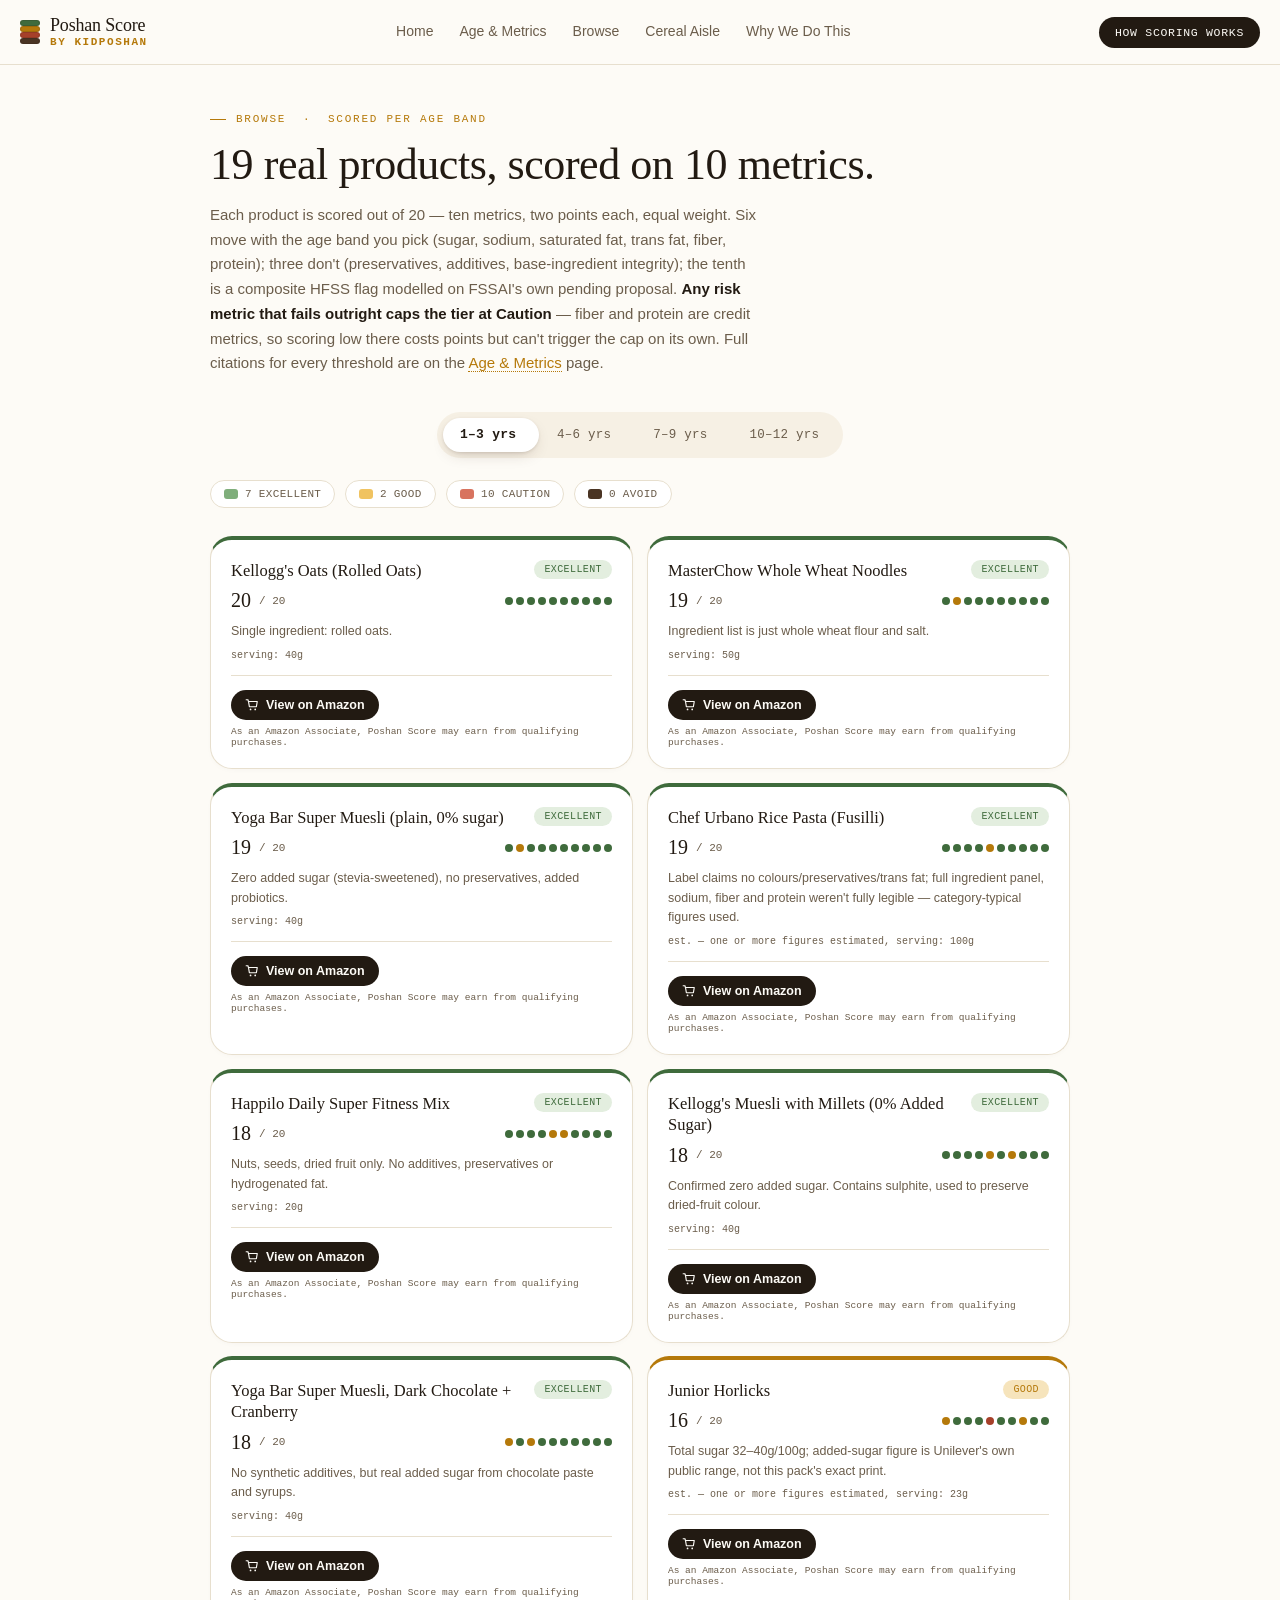
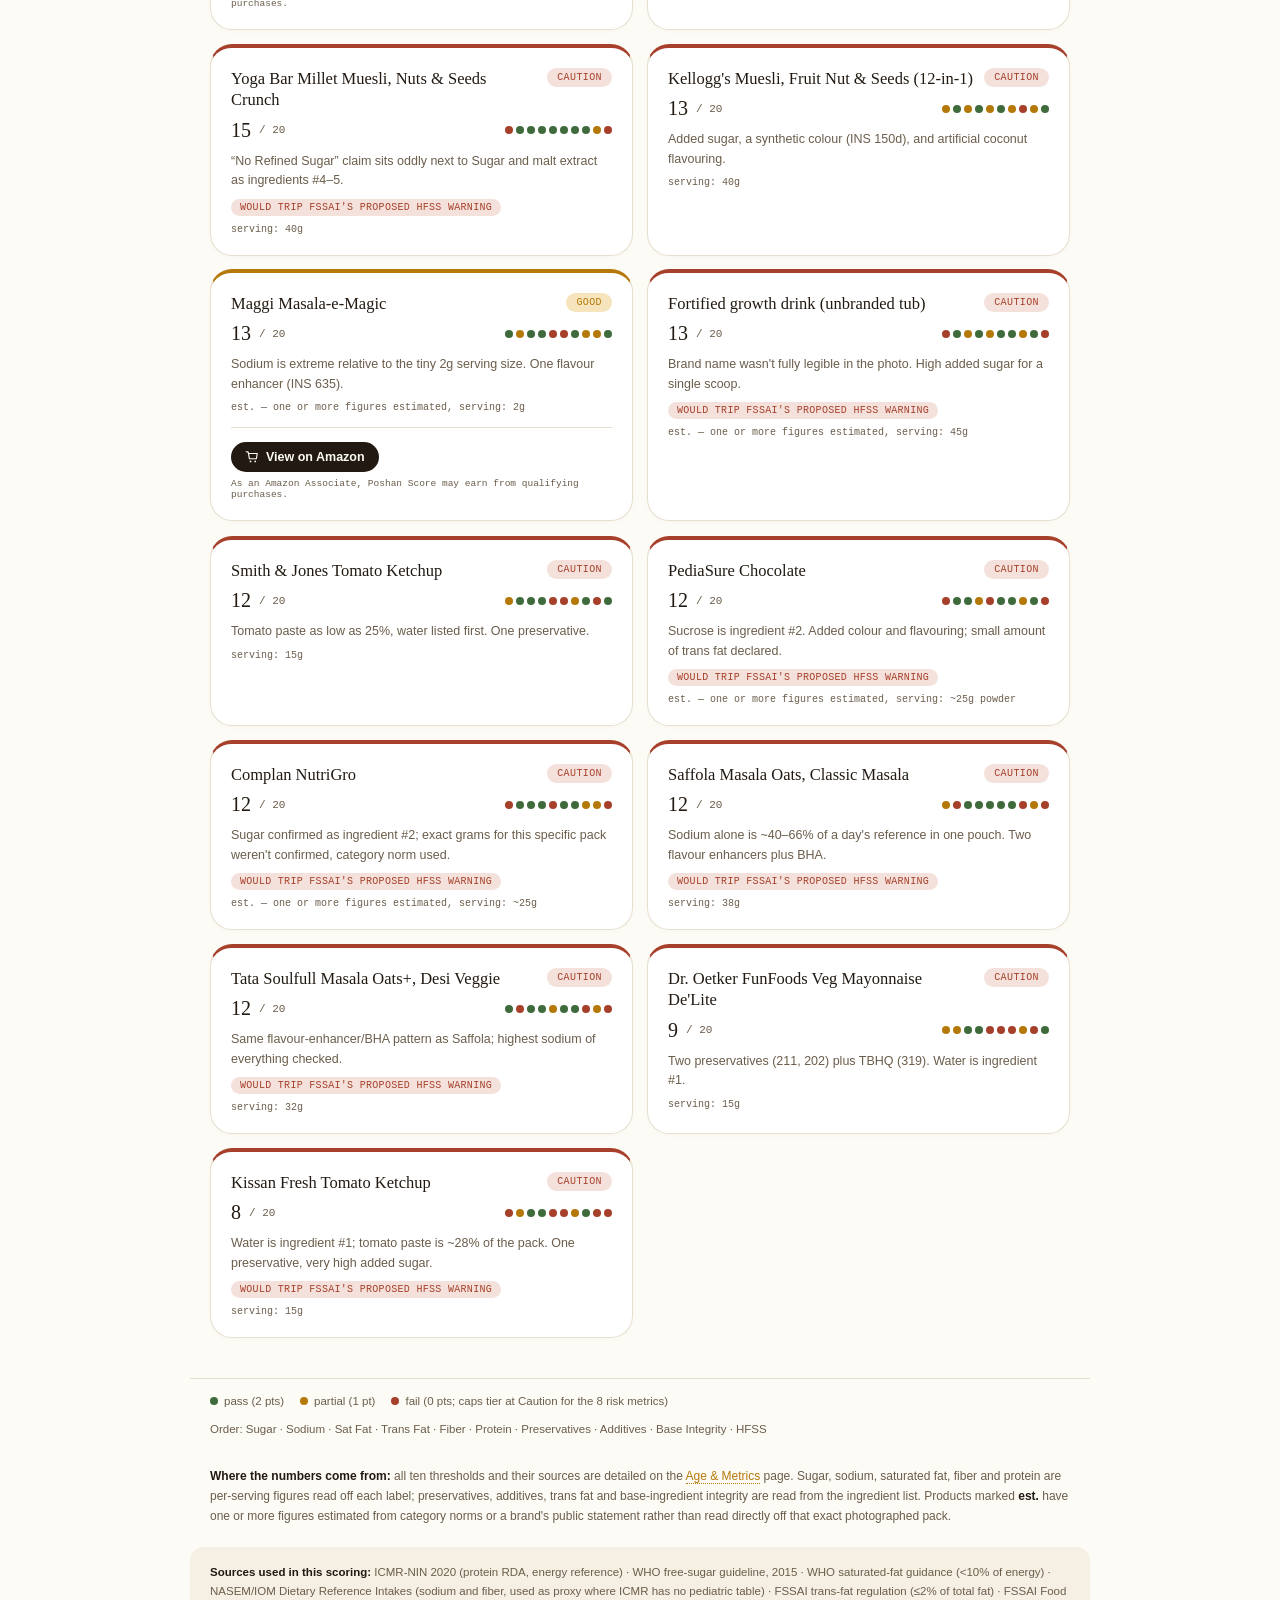
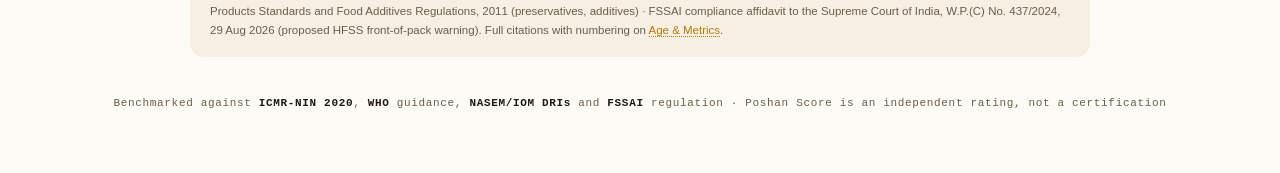
<file: browse.html>
<!DOCTYPE html>
<html lang="en">
<head>
<meta charset="UTF-8">
<meta name="viewport" content="width=device-width, initial-scale=1.0">
<title>Browse Scores by Age — Poshan Score</title>
<style>
  :root{
    --bg:#FDFBF6;
    --bg-alt:#F6F0E4;
    --card:#FFFFFF;
    --line:#E7DFCE;
    --ink:#221A12;
    --ink-dim:#6B5D4B;
    --gold:#B5790A;
    --gold-soft:#F6E4BC;
    --green:#3F6B3C;
    --green-soft:#E3EEDF;
    --red:#A6402A;
    --red-soft:#F5E1DB;
    --brown:#4A3423;
    --brown-soft:#EFE6DC;
    --radius-lg:22px;
    --radius-md:14px;
    --font-display:'Iowan Old Style','Palatino Linotype','Book Antiqua', Georgia, serif;
    --font-body:-apple-system,BlinkMacSystemFont,'Segoe UI',Roboto,'Helvetica Neue',Arial,sans-serif;
    --font-mono:ui-monospace,'SF Mono',Menlo,Consolas,monospace;
  }
  *{box-sizing:border-box;}
  html{scroll-behavior:smooth;}
  body{ margin:0; background:var(--bg); color:var(--ink); font-family:var(--font-body); -webkit-font-smoothing:antialiased; }
  a{ color:inherit; }

  nav{
    position:sticky; top:0; z-index:40;
    display:flex; align-items:center; justify-content:space-between;
    padding:16px 20px;
    background:rgba(253,251,246,0.92);
    backdrop-filter:blur(10px);
    border-bottom:1px solid var(--line);
  }
  .brand{ display:flex; align-items:center; gap:10px; text-decoration:none; }
  .brand-mark{ position:relative; width:20px; height:24px; flex-shrink:0; }
  .brand-mark .tier{ position:absolute; left:0; right:0; height:6px; border-radius:3px; border:1px solid rgba(34,26,18,0.15); }
  .brand-mark .tier:nth-child(1){ top:0; background:var(--green); }
  .brand-mark .tier:nth-child(2){ top:6px; background:var(--gold); }
  .brand-mark .tier:nth-child(3){ top:12px; background:var(--red); }
  .brand-mark .tier:nth-child(4){ top:18px; background:var(--brown); }
  .brand-name{ font-family:var(--font-display); font-size:18px; line-height:1.05; letter-spacing:-0.01em; color:var(--ink); }
  .brand-name b{ display:block; color:var(--gold); font-size:11px; font-family:var(--font-mono); letter-spacing:0.14em; text-transform:uppercase; margin-top:2px; }
  .nav-links{ display:none; gap:26px; font-size:14px; color:var(--ink-dim); }
  .nav-links a{ text-decoration:none; transition:color .2s ease; position:relative; padding-bottom:2px; }
  .nav-links a::after{ content:''; position:absolute; left:0; bottom:0; width:100%; height:1px; background:var(--gold); transform:scaleX(0); transform-origin:left; transition:transform .25s ease; }
  .nav-links a:hover{ color:var(--gold); }
  .nav-links a:hover::after{ transform:scaleX(1); }
  @media(min-width:780px){ .nav-links{ display:flex; } }
  .hamburger{ display:flex; align-items:center; justify-content:center; width:38px; height:38px; border-radius:10px; border:1px solid var(--line); background:var(--card); cursor:pointer; flex-shrink:0; -webkit-tap-highlight-color:transparent; }
  .hamburger svg{ width:18px; height:18px; color:var(--ink); }
  @media(min-width:780px){ .hamburger{ display:none; } }

  .mobile-menu{ display:none; flex-direction:column; padding:4px 20px 14px; background:var(--card); border-bottom:1px solid var(--line); }
  .mobile-menu.open{ display:flex; }
  .mobile-menu a{ padding:14px 6px; text-decoration:none; color:var(--ink); font-size:16px; border-bottom:1px solid var(--line); }
  .mobile-menu a:last-child{ border-bottom:none; }
  @media(min-width:780px){ .mobile-menu{ display:none !important; } }

  .nav-cta{ font-family:var(--font-mono); font-size:11.5px; letter-spacing:0.06em; text-transform:uppercase; background:var(--ink); color:var(--bg); padding:9px 16px; border-radius:100px; text-decoration:none; white-space:nowrap; }

  .hero{ max-width:900px; margin:0 auto; padding:48px 20px 8px; }
  .eyebrow{ font-family:var(--font-mono); font-size:11px; letter-spacing:0.16em; text-transform:uppercase; color:var(--gold); display:flex; align-items:center; gap:10px; margin-bottom:16px; position:relative; }
  .eyebrow::before{ content:''; width:0; height:1px; background:var(--gold); display:inline-block; animation:drawLine .6s ease forwards .1s; }
  @keyframes drawLine{ to{ width:16px; } }
  h1{ font-family:var(--font-display); font-weight:400; letter-spacing:-0.01em; font-size:clamp(30px, 6.5vw, 44px); line-height:1.08; margin:0 0 14px; color:var(--ink); opacity:0; animation:fadeUp .7s ease forwards .15s; }
  @keyframes fadeUp{ from{ opacity:0; transform:translateY(12px);} to{ opacity:1; transform:translateY(0);} }
  .lede{ font-size:15px; line-height:1.65; color:var(--ink-dim); max-width:66ch; margin:0; opacity:0; animation:fadeUp .7s ease forwards .3s; }
  .lede b{ color:var(--ink); }
  .lede a{ color:var(--gold); text-decoration:none; border-bottom:1px dotted var(--gold); }

  /* ---- animated age tabs, "popping" off the white background ---- */
  .age-tab-bar{
    position:relative; max-width:900px; margin:28px auto 0; padding:0 20px;
    display:flex; gap:6px; background:var(--bg-alt); border-radius:100px; padding:6px;
    width:fit-content;
  }
  .age-tab-bar .indicator{
    position:absolute; top:6px; bottom:6px; left:6px;
    width:calc(25% - 5px); background:var(--card); border-radius:100px;
    box-shadow:0 6px 16px -6px rgba(74,52,35,0.28), 0 1px 3px rgba(74,52,35,0.12);
    transition:transform .35s cubic-bezier(.2,.8,.2,1);
    z-index:0;
  }
  .age-tab{
    position:relative; z-index:1; border:none; background:transparent; cursor:pointer;
    font-family:var(--font-mono); font-size:12.5px; letter-spacing:0.02em;
    padding:10px 18px; border-radius:100px; color:var(--ink-dim);
    transition:color .25s ease, transform .15s ease;
    white-space:nowrap;
  }
  .age-tab.active{ color:var(--ink); font-weight:600; transform:scale(1.04); }
  .age-tab:active{ transform:scale(0.96); }

  .summary-bar{ max-width:900px; margin:22px auto 0; padding:0 20px; display:flex; flex-wrap:wrap; gap:10px; }
  .summary-chip{
    font-family:var(--font-mono); font-size:11px; letter-spacing:0.03em; text-transform:uppercase;
    padding:7px 13px; border-radius:100px; border:1px solid var(--line); background:var(--card);
    display:flex; align-items:center; gap:7px; color:var(--ink-dim);
    transition:transform .2s ease;
    opacity:0; transform:translateY(8px) scale(0.95);
    animation:chipPop .4s cubic-bezier(.2,.8,.2,1) forwards;
  }
  .summary-chip:nth-child(1){ animation-delay:.02s; }
  .summary-chip:nth-child(2){ animation-delay:.08s; }
  .summary-chip:nth-child(3){ animation-delay:.14s; }
  .summary-chip:nth-child(4){ animation-delay:.20s; }
  @keyframes chipPop{ to{ opacity:1; transform:translateY(0) scale(1); } }
  .summary-chip:hover{ transform:translateY(-2px); }
  .summary-chip .n{ font-family:var(--font-display); font-size:14px; color:var(--ink); }
  .tin-swatch{ width:14px; height:10px; border-radius:3px; flex-shrink:0; }

  .section{ max-width:900px; margin:0 auto; padding:28px 20px 10px; }

  .grid{ display:grid; gap:14px; grid-template-columns:1fr; }
  @media(min-width:640px){ .grid{ grid-template-columns:1fr 1fr; } }

  .pcard{
    background:var(--card); border:1px solid var(--line); border-radius:var(--radius-lg);
    padding:20px; border-top:4px solid var(--ink-dim);
    opacity:0; transform:translateY(16px) scale(0.98);
    box-shadow:0 2px 10px -6px rgba(74,52,35,0.10);
    transition:transform .2s ease, box-shadow .2s ease;
  }
  .pcard:hover{ transform:translateY(-4px); box-shadow:0 18px 30px -16px rgba(74,52,35,0.22); }
  .pcard.animate-in{ animation:popIn .5s cubic-bezier(.2,.8,.2,1) forwards; }
  @keyframes popIn{ to{ opacity:1; transform:translateY(0) scale(1); } }
  .pcard.excellent{ border-top-color:var(--green); }
  .pcard.good{ border-top-color:var(--gold); }
  .pcard.caution{ border-top-color:var(--red); }
  .pcard.avoid{ border-top-color:var(--brown); background:linear-gradient(160deg,#fff,var(--brown-soft)); }

  .pcard-head{ display:flex; align-items:flex-start; justify-content:space-between; gap:10px; margin-bottom:8px; }
  .pcard h3{ font-family:var(--font-display); font-size:16.5px; font-weight:400; margin:0; line-height:1.3; }
  .pcard .tierbadge{
    font-family:var(--font-mono); font-size:10px; letter-spacing:0.04em; text-transform:uppercase;
    padding:4px 10px; border-radius:100px; white-space:nowrap; flex-shrink:0;
  }
  .tierbadge.excellent{ background:var(--green-soft); color:var(--green); }
  .tierbadge.good{ background:var(--gold-soft); color:var(--gold); }
  .tierbadge.caution{ background:var(--red-soft); color:var(--red); }
  .tierbadge.avoid{ background:var(--brown); color:#fff; }

  .score-row{ display:flex; align-items:center; gap:8px; margin:8px 0 10px; flex-wrap:wrap; }
  .score-num{ font-family:var(--font-display); font-size:20px; color:var(--ink); }
  .score-den{ font-family:var(--font-mono); font-size:11px; color:var(--ink-dim); }
  .pips{ display:flex; gap:3px; margin-left:auto; flex-wrap:wrap; max-width:130px; justify-content:flex-end; }
  .pip{ width:8px; height:8px; border-radius:50%; }
  .pip.p2{ background:var(--green); }
  .pip.p1{ background:var(--gold); }
  .pip.p0{ background:var(--red); }

  .pcard p.note{ font-size:12.5px; line-height:1.55; color:var(--ink-dim); margin:0; }
  .est-flag{ font-family:var(--font-mono); font-size:10px; color:var(--ink-dim); margin-top:8px; display:block; }
  .hfss-flag{ display:inline-block; margin-top:8px; font-family:var(--font-mono); font-size:10px; letter-spacing:0.03em; text-transform:uppercase; background:var(--red-soft); color:var(--red); padding:3px 9px; border-radius:100px; animation:hfssPulse 2.4s ease-in-out infinite; }
  @keyframes hfssPulse{ 0%,100%{ box-shadow:0 0 0 0 rgba(166,64,42,0.25); } 50%{ box-shadow:0 0 0 5px rgba(166,64,42,0); } }

  .buy-row{ margin-top:14px; padding-top:14px; border-top:1px solid var(--line); }
  .buy-btn{
    display:inline-flex; align-items:center; gap:7px;
    font-family:var(--font-body); font-size:12.5px; font-weight:600;
    padding:8px 14px; border-radius:100px;
    background:var(--ink); color:var(--bg); text-decoration:none;
    transition:transform .18s ease, box-shadow .18s ease, background .2s ease;
  }
  .buy-btn:hover{ transform:translateY(-2px); box-shadow:0 10px 20px -10px rgba(34,26,18,0.4); background:var(--gold); color:#2b1c05; }
  .buy-btn svg{ width:14px; height:14px; flex-shrink:0; }
  .buy-disclosure{ font-family:var(--font-mono); font-size:9.5px; color:var(--ink-dim); margin-top:6px; display:block; }

  .metric-legend{ max-width:900px; margin:30px auto 0; padding:16px 20px; font-size:11.5px; color:var(--ink-dim); display:flex; flex-wrap:wrap; gap:16px; align-items:center; border-top:1px solid var(--line); }
  .metric-legend .lk{ display:flex; align-items:center; gap:6px; }

  .note-block{ max-width:900px; margin:16px auto 0; padding:0 20px 10px; font-size:12px; line-height:1.65; color:var(--ink-dim); }
  .note-block b{ color:var(--ink); }
  .note-block a{ color:var(--gold); text-decoration:none; border-bottom:1px dotted var(--gold); }

  .sources-mini{ max-width:900px; margin:10px auto 0; padding:16px 20px; font-size:11.5px; line-height:1.7; color:var(--ink-dim); background:var(--bg-alt); border-radius:var(--radius-md); }
  .sources-mini b{ color:var(--ink); }
  .sources-mini a{ color:var(--gold); text-decoration:none; border-bottom:1px dotted var(--gold); }

  footer{ text-align:center; padding:40px 20px 60px; font-family:var(--font-mono); font-size:11px; letter-spacing:0.06em; color:var(--ink-dim); }
  footer b{ color:var(--ink); }

  @media (prefers-reduced-motion: reduce){
    .pcard{ opacity:1; transform:none; animation:none !important; }
    .age-tab.active{ transform:none; }
    .summary-chip{ opacity:1; transform:none; animation:none !important; }
    .hfss-flag{ animation:none !important; }
    h1, .lede, .eyebrow::before{ opacity:1; animation:none !important; width:16px; }
  }
</style>
</head>
<body>

<nav>
  <a class="brand" href="index.html">
    <div class="brand-mark"><div class="tier"></div><div class="tier"></div><div class="tier"></div><div class="tier"></div></div>
    <div class="brand-name">Poshan Score<b>by Kidposhan</b></div>
  </a>
  <div class="nav-links">
    <a href="index.html">Home</a>
    <a href="age-metrics.html">Age &amp; Metrics</a>
    <a href="browse.html">Browse</a>
    <a href="cereals.html">Cereal Aisle</a>
    <a href="why-we-do-this.html">Why We Do This</a>
  </div>
  <button class="hamburger" onclick="toggleMobileMenu()" aria-label="Menu" aria-expanded="false">
    <svg viewBox="0 0 24 24" fill="none" xmlns="http://www.w3.org/2000/svg"><path d="M4 6h16M4 12h16M4 18h16" stroke="currentColor" stroke-width="2" stroke-linecap="round"/></svg>
  </button>
    <a class="nav-cta" href="age-metrics.html">How scoring works</a>
</nav>
<div class="mobile-menu" id="mobileMenu">
    <a href="index.html">Home</a>
    <a href="age-metrics.html">Age &amp; Metrics</a>
    <a href="browse.html">Browse</a>
    <a href="cereals.html">Cereal Aisle</a>
    <a href="why-we-do-this.html">Why We Do This</a>
  </div>

<header class="hero">
  <div class="eyebrow">Browse &nbsp;·&nbsp; Scored per age band</div>
  <h1>19 real products, scored on 10 metrics.</h1>
  <p class="lede">
    Each product is scored out of 20 — ten metrics, two points each, equal weight. Six move with the age
    band you pick (sugar, sodium, saturated fat, trans fat, fiber, protein); three don't (preservatives,
    additives, base-ingredient integrity); the tenth is a composite HFSS flag modelled on FSSAI's own
    pending proposal. <b>Any risk metric that fails outright caps the tier at Caution</b> — fiber and
    protein are credit metrics, so scoring low there costs points but can't trigger the cap on its own.
    Full citations for every threshold are on the <a href="age-metrics.html">Age &amp; Metrics</a> page.
  </p>
</header>

<div class="age-tab-bar" id="ageTabBar">
  <div class="indicator" id="ageIndicator"></div>
  <button class="age-tab active" data-age="1-3">1–3 yrs</button>
  <button class="age-tab" data-age="4-6">4–6 yrs</button>
  <button class="age-tab" data-age="7-9">7–9 yrs</button>
  <button class="age-tab" data-age="10-12">10–12 yrs</button>
</div>

<div class="summary-bar" id="summaryBar"></div>

<section class="section">
  <div class="grid" id="productGrid"></div>
</section>

<div class="metric-legend">
  <span class="lk"><span class="pip p2"></span> pass (2 pts)</span>
  <span class="lk"><span class="pip p1"></span> partial (1 pt)</span>
  <span class="lk"><span class="pip p0"></span> fail (0 pts; caps tier at Caution for the 8 risk metrics)</span>
  <span class="lk">Order: Sugar · Sodium · Sat Fat · Trans Fat · Fiber · Protein · Preservatives · Additives · Base Integrity · HFSS</span>
</div>

<p class="note-block">
  <b>Where the numbers come from:</b> all ten thresholds and their sources are detailed on the
  <a href="age-metrics.html">Age &amp; Metrics</a> page. Sugar, sodium, saturated fat, fiber and protein
  are per-serving figures read off each label; preservatives, additives, trans fat and base-ingredient
  integrity are read from the ingredient list. Products marked <b>est.</b> have one or more figures
  estimated from category norms or a brand's public statement rather than read directly off that exact
  photographed pack.
</p>

<div class="sources-mini">
  <b>Sources used in this scoring:</b> ICMR-NIN 2020 (protein RDA, energy reference) · WHO free-sugar guideline, 2015 ·
  WHO saturated-fat guidance (&lt;10% of energy) · NASEM/IOM Dietary Reference Intakes (sodium and fiber, used as proxy
  where ICMR has no pediatric table) · FSSAI trans-fat regulation (≤2% of total fat) · FSSAI Food Products Standards
  and Food Additives Regulations, 2011 (preservatives, additives) · FSSAI compliance affidavit to the Supreme Court of
  India, W.P.(C) No. 437/2024, 29 Aug 2026 (proposed HFSS front-of-pack warning). Full citations with numbering on
  <a href="age-metrics.html">Age &amp; Metrics</a>.
</div>

<footer>
  Benchmarked against <b>ICMR-NIN 2020</b>, <b>WHO</b> guidance, <b>NASEM/IOM DRIs</b> and <b>FSSAI</b> regulation ·
  Poshan Score is an independent rating, not a certification
</footer>

<script>
/* ---------------- Amazon Associates affiliate link ----------------
   Replace AMAZON_TAG with your own approved Amazon Associates tracking ID
   once you're accepted into the program (see README.md for the sign-up
   and compliance steps). Using a search link rather than a direct ASIN
   link is deliberate — it always resolves to a real listing even if a
   specific product's exact ASIN changes or goes out of stock, and it
   avoids linking to the wrong variant of a product we haven't verified.
*/
const AMAZON_TAG = 'kidposhan-21';

function amazonSearchUrl(productName){
  const query = encodeURIComponent(productName);
  return `https://www.amazon.in/s?k=${query}&tag=${AMAZON_TAG}`;
}

/* ---------------- age reference thresholds (see age-metrics.html for citations) ---------------- */
const ageRefs = {
  '1-3':  { sugarIdeal:13, sodium:1200, satFat:12,   fiber:19, protein:12.5 },
  '4-6':  { sugarIdeal:17, sodium:1500, satFat:15,   fiber:25, protein:16   },
  '7-9':  { sugarIdeal:21, sodium:1800, satFat:19,   fiber:26, protein:23   },
  '10-12':{ sugarIdeal:27, sodium:2000, satFat:24,   fiber:31, protein:32.5 }
};

/* ---------------- product data ----------------
   sugarG / sodiumMg / satFatG / fiberG / proteinG = per-serving figures (serving noted in `serving`)
   preservative / additive / transFat / baseIntegrity = fixed 0/1/2, same across ages
   est = true if one or more figures are estimated rather than read directly off this exact pack
*/
const products = [
  { name:"Happilo Daily Super Fitness Mix", serving:"20g", sugarG:0.2, sodiumMg:30, satFatG:0.5, fiberG:1.0, proteinG:1.7,
    preservative:2, additive:2, transFat:2, baseIntegrity:2, est:false,
    note:"Nuts, seeds, dried fruit only. No additives, preservatives or hydrogenated fat." },
  { name:"MasterChow Whole Wheat Noodles", serving:"50g", sugarG:0, sodiumMg:232, satFatG:0.2, fiberG:4.0, proteinG:6.7,
    preservative:2, additive:2, transFat:2, baseIntegrity:2, est:false,
    note:"Ingredient list is just whole wheat flour and salt." },
  { name:"Kellogg's Oats (Rolled Oats)", serving:"40g", sugarG:0, sodiumMg:2.8, satFatG:0.68, fiberG:4.0, proteinG:4.6,
    preservative:2, additive:2, transFat:2, baseIntegrity:2, est:false,
    note:"Single ingredient: rolled oats." },
  { name:"Yoga Bar Super Muesli (plain, 0% sugar)", serving:"40g", sugarG:0, sodiumMg:152.4, satFatG:0.7, fiberG:5.6, proteinG:6.0,
    preservative:2, additive:2, transFat:2, baseIntegrity:2, est:false,
    note:"Zero added sugar (stevia-sweetened), no preservatives, added probiotics." },
  { name:"Chef Urbano Rice Pasta (Fusilli)", serving:"100g", sugarG:0.5, sodiumMg:5, satFatG:0.15, fiberG:1.5, proteinG:7.0,
    preservative:2, additive:2, transFat:2, baseIntegrity:2, est:true,
    note:"Label claims no colours/preservatives/trans fat; full ingredient panel, sodium, fiber and protein weren't fully legible — category-typical figures used." },
  { name:"Kellogg's Muesli with Millets (0% Added Sugar)", serving:"40g", sugarG:0, sodiumMg:53, satFatG:0.6, fiberG:2.6, proteinG:3.7,
    preservative:1, additive:2, transFat:2, baseIntegrity:2, est:false,
    note:"Confirmed zero added sugar. Contains sulphite, used to preserve dried-fruit colour." },
  { name:"Yoga Bar Millet Muesli, Nuts & Seeds Crunch", serving:"40g", sugarG:4.0, sodiumMg:112.7, satFatG:0.4, fiberG:3.8, proteinG:3.7,
    preservative:2, additive:2, transFat:2, baseIntegrity:1, est:false,
    note:"\u201CNo Refined Sugar\u201D claim sits oddly next to Sugar and malt extract as ingredients #4\u20135." },
  { name:"Yoga Bar Super Muesli, Dark Chocolate + Cranberry", serving:"40g", sugarG:3.5, sodiumMg:45.7, satFatG:1.4, fiberG:4.0, proteinG:4.8,
    preservative:2, additive:2, transFat:2, baseIntegrity:2, est:false,
    note:"No synthetic additives, but real added sugar from chocolate paste and syrups." },
  { name:"Kellogg's Muesli, Fruit Nut & Seeds (12-in-1)", serving:"40g", sugarG:3.9, sodiumMg:42, satFatG:1.9, fiberG:2.4, proteinG:3.0,
    preservative:1, additive:0, transFat:2, baseIntegrity:1, est:false,
    note:"Added sugar, a synthetic colour (INS 150d), and artificial coconut flavouring." },
  { name:"Kissan Fresh Tomato Ketchup", serving:"15g", sugarG:4.1, sodiumMg:150, satFatG:0.01, fiberG:0.2, proteinG:0.1,
    preservative:1, additive:2, transFat:2, baseIntegrity:0, est:false,
    note:"Water is ingredient #1; tomato paste is ~28% of the pack. One preservative, very high added sugar." },
  { name:"Smith & Jones Tomato Ketchup", serving:"15g", sugarG:3.6, sodiumMg:112, satFatG:0.01, fiberG:0.2, proteinG:0.1,
    preservative:1, additive:2, transFat:2, baseIntegrity:0, est:false,
    note:"Tomato paste as low as 25%, water listed first. One preservative." },
  { name:"Maggi Masala-e-Magic", serving:"2g", sugarG:0.1, sodiumMg:218.3, satFatG:0.05, fiberG:0.05, proteinG:0.1,
    preservative:2, additive:1, transFat:2, baseIntegrity:1, est:true,
    note:"Sodium is extreme relative to the tiny 2g serving size. One flavour enhancer (INS 635)." },
  { name:"PediaSure Chocolate", serving:"~25g powder", sugarG:5.73, sodiumMg:43.75, satFatG:1.0, fiberG:0.4, proteinG:3.5,
    preservative:2, additive:1, transFat:1, baseIntegrity:2, est:true,
    note:"Sucrose is ingredient #2. Added colour and flavouring; small amount of trans fat declared." },
  { name:"Fortified growth drink (unbranded tub)", serving:"45g", sugarG:10.8, sodiumMg:76.5, satFatG:1.3, fiberG:1.0, proteinG:5.6,
    preservative:2, additive:1, transFat:2, baseIntegrity:2, est:true,
    note:"Brand name wasn't fully legible in the photo. High added sugar for a single scoop." },
  { name:"Complan NutriGro", serving:"~25g", sugarG:6.5, sodiumMg:87.5, satFatG:1.0, fiberG:0.5, proteinG:2.5,
    preservative:2, additive:1, transFat:2, baseIntegrity:1, est:true,
    note:"Sugar confirmed as ingredient #2; exact grams for this specific pack weren't confirmed, category norm used." },
  { name:"Junior Horlicks", serving:"23g", sugarG:1.73, sodiumMg:92, satFatG:0.5, fiberG:0.5, proteinG:2.8,
    preservative:2, additive:1, transFat:2, baseIntegrity:2, est:true,
    note:"Total sugar 32\u201340g/100g; added-sugar figure is Unilever's own public range, not this pack's exact print." },
  { name:"Saffola Masala Oats, Classic Masala", serving:"38g", sugarG:1.4, sodiumMg:793.8, satFatG:0.7, fiberG:3.7, proteinG:3.3,
    preservative:2, additive:0, transFat:2, baseIntegrity:1, est:false,
    note:"Sodium alone is ~40\u201366% of a day's reference in one pouch. Two flavour enhancers plus BHA." },
  { name:"Tata Soulfull Masala Oats+, Desi Veggie", serving:"32g", sugarG:0.77, sodiumMg:543, satFatG:0.35, fiberG:2.5, proteinG:3.6,
    preservative:2, additive:0, transFat:2, baseIntegrity:1, est:false,
    note:"Same flavour-enhancer/BHA pattern as Saffola; highest sodium of everything checked." },
  { name:"Dr. Oetker FunFoods Veg Mayonnaise De'Lite", serving:"15g", sugarG:1.8, sodiumMg:144.5, satFatG:1.0, fiberG:0, proteinG:0.2,
    preservative:0, additive:1, transFat:2, baseIntegrity:0, est:false,
    note:"Two preservatives (211, 202) plus TBHQ (319). Water is ingredient #1." },
];

/* ---------------- scoring ---------------- */
function penaltyScore(value, limit){
  const r = value / limit;
  if (r <= 0.10) return 2;
  if (r <= 0.30) return 1;
  return 0;
}
function creditScore(value, target){
  const r = value / target;
  if (r >= 0.15) return 2;
  if (r >= 0.05) return 1;
  return 0;
}

function scoreProduct(p, age){
  const ref = ageRefs[age];
  const sugarScore = penaltyScore(p.sugarG, ref.sugarIdeal);
  const sodiumScore = penaltyScore(p.sodiumMg, ref.sodium);
  const satFatScore = penaltyScore(p.satFatG, ref.satFat);
  const fiberScore = creditScore(p.fiberG, ref.fiber);
  const proteinScore = creditScore(p.proteinG, ref.protein);

  // HFSS composite: fails if sugar, sodium, OR saturated fat scores an outright fail (Phase II, any-one standard)
  const hfssTriggered = (sugarScore === 0 || sodiumScore === 0 || satFatScore === 0);
  const hfssScore = hfssTriggered ? 0 : 2;

  const scores = [sugarScore, sodiumScore, satFatScore, p.transFat, fiberScore, proteinScore, p.preservative, p.additive, p.baseIntegrity, hfssScore];
  const total = scores.reduce((a,b)=>a+b, 0);
  // the cap only triggers on RISK metrics — fiber/protein are credit metrics
  // (scoring 0 there means "not a great source," not "actively unsafe")
  const riskScores = [sugarScore, sodiumScore, satFatScore, p.transFat, p.preservative, p.additive, p.baseIntegrity, hfssScore];
  const hasRiskZero = riskScores.some(s => s === 0);

  let tier;
  if (total >= 17) tier = 'excellent';
  else if (total >= 12) tier = 'good';
  else if (total >= 7) tier = 'caution';
  else tier = 'avoid';
  if (hasRiskZero && (tier === 'excellent' || tier === 'good')) tier = 'caution';

  return { total, tier, scores, hfssTriggered };
}

const tierLabel = { excellent:'Excellent', good:'Good', caution:'Caution', avoid:'Avoid' };

/* ---------------- render ---------------- */
function render(age){
  const grid = document.getElementById('productGrid');
  const scored = products.map(p => ({ p, ...scoreProduct(p, age) }));
  scored.sort((a,b) => b.total - a.total);

  const counts = { excellent:0, good:0, caution:0, avoid:0 };
  scored.forEach(s => counts[s.tier]++);

  const summaryBar = document.getElementById('summaryBar');
  summaryBar.innerHTML = `
    <div class="summary-chip"><span class="tin-swatch" style="background:#7FAE7B"></span>${counts.excellent} Excellent</div>
    <div class="summary-chip"><span class="tin-swatch" style="background:#F0C361"></span>${counts.good} Good</div>
    <div class="summary-chip"><span class="tin-swatch" style="background:#D8735F"></span>${counts.caution} Caution</div>
    <div class="summary-chip"><span class="tin-swatch" style="background:#4A3423"></span>${counts.avoid} Avoid</div>
  `;

  grid.innerHTML = scored.map(({p, total, tier, scores, hfssTriggered}) => `
    <div class="pcard ${tier}">
      <div class="pcard-head">
        <h3>${p.name}</h3>
        <span class="tierbadge ${tier}">${tierLabel[tier]}</span>
      </div>
      <div class="score-row">
        <span class="score-num" data-target="${total}">0</span><span class="score-den">/ 20</span>
        <div class="pips">
          ${scores.map(s => `<span class="pip p${s}"></span>`).join('')}
        </div>
      </div>
      <p class="note">${p.note}</p>
      ${hfssTriggered ? `<span class="hfss-flag">Would trip FSSAI's proposed HFSS warning</span>` : ``}
      ${p.est ? `<span class="est-flag">est. — one or more figures estimated, serving: ${p.serving}</span>` : `<span class="est-flag">serving: ${p.serving}</span>`}
      ${(tier === 'excellent' || tier === 'good') ? `
      <div class="buy-row">
        <a class="buy-btn" href="${amazonSearchUrl(p.name)}" target="_blank" rel="noopener sponsored">
          <svg viewBox="0 0 24 24" fill="none" xmlns="http://www.w3.org/2000/svg"><path d="M6 6h15l-1.5 9h-12L6 6Z" stroke="currentColor" stroke-width="2" stroke-linejoin="round"/><path d="M6 6 5 3H2" stroke="currentColor" stroke-width="2" stroke-linecap="round"/><circle cx="9.5" cy="19.5" r="1.5" fill="currentColor"/><circle cx="17.5" cy="19.5" r="1.5" fill="currentColor"/></svg>
          View on Amazon
        </a>
        <span class="buy-disclosure">As an Amazon Associate, Poshan Score may earn from qualifying purchases.</span>
      </div>` : ``}
    </div>
  `).join('');

  requestAnimationFrame(() => {
    document.querySelectorAll('.pcard').forEach((el, i) => {
      setTimeout(() => {
        el.classList.add('animate-in');
        const numEl = el.querySelector('.score-num');
        animateScoreCount(numEl);
      }, i * 35);
    });
  });
}

function animateScoreCount(el){
  const target = parseInt(el.getAttribute('data-target'), 10);
  let current = 0;
  const step = Math.max(1, Math.round(target / 12));
  const tick = () => {
    current = Math.min(target, current + step);
    el.textContent = current;
    if (current < target) requestAnimationFrame(tick);
  };
  tick();
}

/* ---------------- tabs ---------------- */
const tabs = document.querySelectorAll('.age-tab');
const indicator = document.getElementById('ageIndicator');

function moveIndicator(tab){
  indicator.style.transform = `translateX(${tab.offsetLeft - 6}px)`;
}

tabs.forEach(tab => {
  tab.addEventListener('click', () => {
    tabs.forEach(t => t.classList.toggle('active', t === tab));
    moveIndicator(tab);
    render(tab.getAttribute('data-age'));
  });
});

window.addEventListener('load', () => {
  moveIndicator(document.querySelector('.age-tab.active'));
  render('1-3');
});
window.addEventListener('resize', () => {
  moveIndicator(document.querySelector('.age-tab.active'));
});
</script>

<script>
function toggleMobileMenu(){
  const menu = document.getElementById('mobileMenu');
  const btn = document.querySelector('.hamburger');
  const isOpen = menu.classList.toggle('open');
  if (btn) btn.setAttribute('aria-expanded', isOpen ? 'true' : 'false');
}
document.addEventListener('click', (e) => {
  const menu = document.getElementById('mobileMenu');
  const btn = document.querySelector('.hamburger');
  if (!menu || !menu.classList.contains('open')) return;
  if (menu.contains(e.target) || (btn && btn.contains(e.target))) return;
  menu.classList.remove('open');
  if (btn) btn.setAttribute('aria-expanded', 'false');
});
document.querySelectorAll('#mobileMenu a').forEach(a => {
  a.addEventListener('click', () => document.getElementById('mobileMenu').classList.remove('open'));
});
</script>
</body>
</html>
</file>
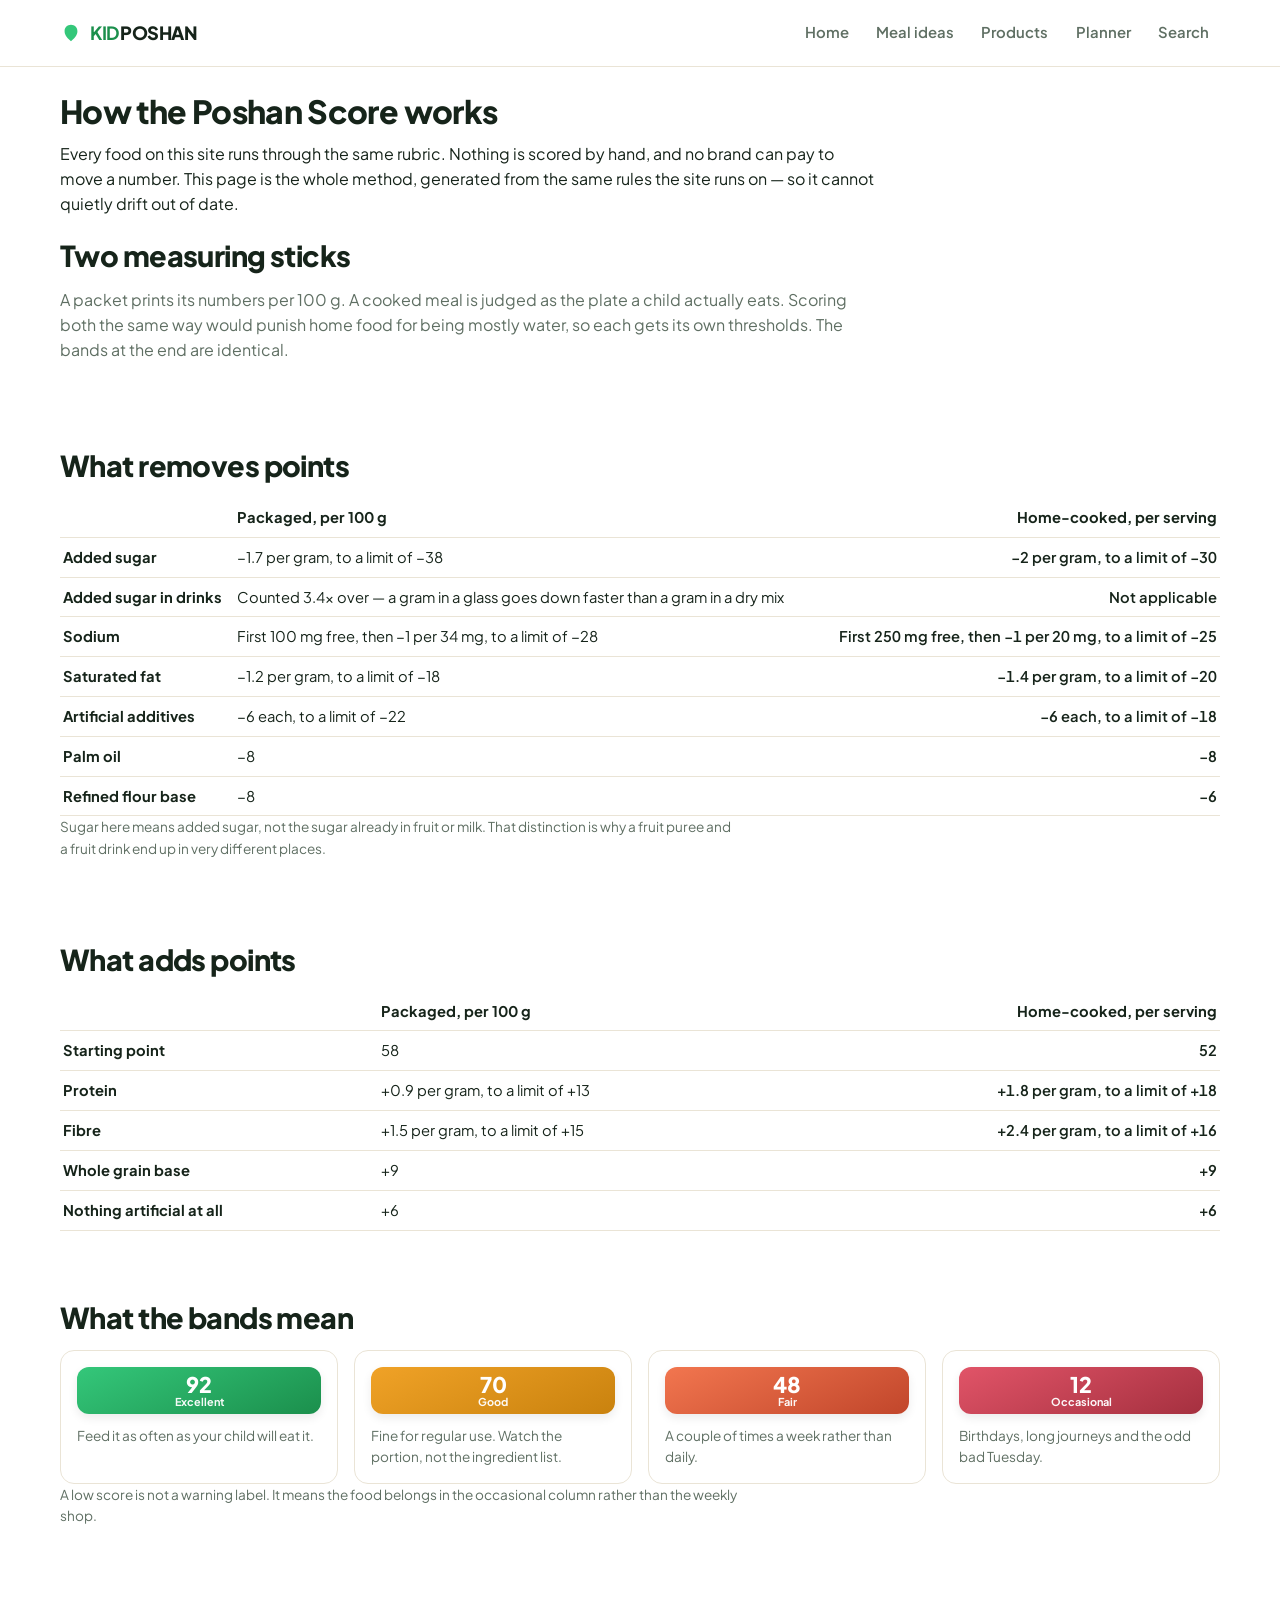
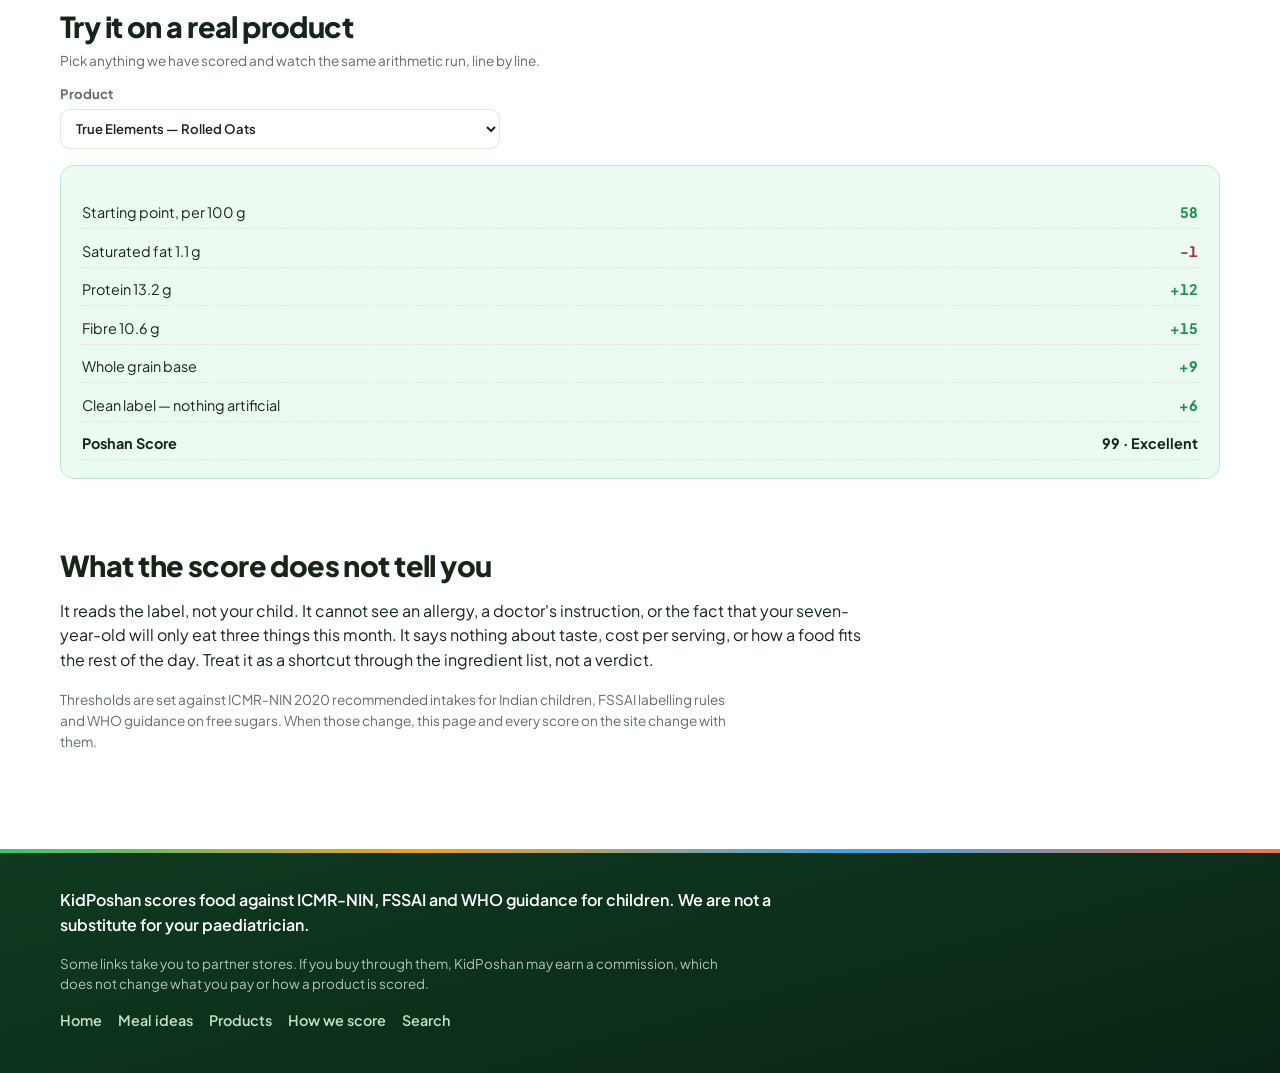
<file: how-we-score.html>
<!doctype html>
<html lang="en">
<head>
<meta charset="utf-8">
<meta name="viewport" content="width=device-width, initial-scale=1">
<title>How we score — KidPoshan</title>
<meta name="description" content="The full Poshan Score rubric: what adds points, what removes them, and what the score does not tell you.">
<link rel="stylesheet" href="assets/css/styles.css">
</head>
<body>

<main class="wrap" style="padding-top:1.6rem">
  <h1 style="font-size:2rem">How the Poshan Score works</h1>
  <p class="lede">Every food on this site runs through the same rubric. Nothing is scored by hand, and no brand can pay to move a number. This page is the whole method, generated from the same rules the site runs on — so it cannot quietly drift out of date.</p>

  <section style="padding-top:.4rem">
    <div class="sec-head"><h2>Two measuring sticks</h2></div>
    <p class="muted">A packet prints its numbers per 100 g. A cooked meal is judged as the plate a child actually eats. Scoring both the same way would punish home food for being mostly water, so each gets its own thresholds. The bands at the end are identical.</p>
  </section>

  <section>
    <div class="sec-head"><h2>What removes points</h2></div>
    <table class="kv" id="minus"></table>
    <p class="small muted">Sugar here means added sugar, not the sugar already in fruit or milk. That distinction is why a fruit puree and a fruit drink end up in very different places.</p>
  </section>

  <section>
    <div class="sec-head"><h2>What adds points</h2></div>
    <table class="kv" id="plus"></table>
  </section>

  <section>
    <div class="sec-head"><h2>What the bands mean</h2></div>
    <div class="grid grid--4" id="bands"></div>
    <p class="small muted">A low score is not a warning label. It means the food belongs in the occasional column rather than the weekly shop.</p>
  </section>

  <section>
    <div class="sec-head"><h2>Try it on a real product</h2></div>
    <p class="muted small" style="margin-top:-.6rem">Pick anything we have scored and watch the same arithmetic run, line by line.</p>
    <label class="pref" style="max-width:440px"><span>Product</span><select id="demo"></select></label>
    <div class="pick__why" style="margin-top:1rem"><div class="bd" id="demo-out"></div></div>
  </section>

  <section>
    <div class="sec-head"><h2>What the score does not tell you</h2></div>
    <p>It reads the label, not your child. It cannot see an allergy, a doctor's instruction, or the fact that your seven-year-old will only eat three things this month. It says nothing about taste, cost per serving, or how a food fits the rest of the day. Treat it as a shortcut through the ingredient list, not a verdict.</p>
    <p class="small muted">Thresholds are set against ICMR-NIN 2020 recommended intakes for Indian children, FSSAI labelling rules and WHO guidance on free sugars. When those change, this page and every score on the site change with them.</p>
  </section>
</main>

<script src="assets/js/data.js"></script>
<script src="assets/js/engine.js"></script>
<script>
mountHeader("How we score");

const P = SCORE_PROFILES.pack, M = SCORE_PROFILES.meal;
const head = `<tr><th></th><td><b>Packaged, per 100 g</b></td><td><b>Home-cooked, per serving</b></td></tr>`;
const row = (what, a, b) => `<tr><th>${what}</th><td>${a}</td><td>${b}</td></tr>`;

document.getElementById("minus").innerHTML = head +
  row("Added sugar", `&minus;${P.sugarWeight} per gram, to a limit of &minus;${P.sugarCap}`, `&minus;${M.sugarWeight} per gram, to a limit of &minus;${M.sugarCap}`) +
  row("Added sugar in drinks", `Counted 3.4&times; over — a gram in a glass goes down faster than a gram in a dry mix`, `Not applicable`) +
  row("Sodium", `First ${P.sodiumFree} mg free, then &minus;1 per ${P.sodiumDivisor} mg, to a limit of &minus;${P.sodiumCap}`, `First ${M.sodiumFree} mg free, then &minus;1 per ${M.sodiumDivisor} mg, to a limit of &minus;${M.sodiumCap}`) +
  row("Saturated fat", `&minus;${P.satFatWeight} per gram, to a limit of &minus;${P.satFatCap}`, `&minus;${M.satFatWeight} per gram, to a limit of &minus;${M.satFatCap}`) +
  row("Artificial additives", `&minus;${P.additiveEach} each, to a limit of &minus;${P.additiveCap}`, `&minus;${M.additiveEach} each, to a limit of &minus;${M.additiveCap}`) +
  row("Palm oil", `&minus;${P.palmOil}`, `&minus;${M.palmOil}`) +
  row("Refined flour base", `&minus;${P.maida}`, `&minus;${M.maida}`);

document.getElementById("plus").innerHTML = head +
  row("Starting point", `${P.base}`, `${M.base}`) +
  row("Protein", `+${P.proteinWeight} per gram, to a limit of +${P.proteinCap}`, `+${M.proteinWeight} per gram, to a limit of +${M.proteinCap}`) +
  row("Fibre", `+${P.fibreWeight} per gram, to a limit of +${P.fibreCap}`, `+${M.fibreWeight} per gram, to a limit of +${M.fibreCap}`) +
  row("Whole grain base", `+${P.wholeGrain}`, `+${M.wholeGrain}`) +
  row("Nothing artificial at all", `+${P.cleanLabel}`, `+${M.cleanLabel}`);

const BANDS = [
  [92, "Excellent", "excellent", "Feed it as often as your child will eat it."],
  [70, "Good", "good", "Fine for regular use. Watch the portion, not the ingredient list."],
  [48, "Fair", "fair", "A couple of times a week rather than daily."],
  [12, "Occasional", "limit", "Birthdays, long journeys and the odd bad Tuesday."]
];
document.getElementById("bands").innerHTML = BANDS.map(([n, label, id, text]) => `
  <article class="card" style="padding:1rem">
    <div class="scorebox scorebox--${id}"><span class="scorebox__n">${n}</span><span class="scorebox__b">${label}</span></div>
    <p class="small muted" style="margin:.7rem 0 0">${text}</p>
  </article>`).join("");

const demo = document.getElementById("demo");
demo.innerHTML = PRODUCTS.map(scoreProduct).sort((a, b) => b.score - a.score)
  .map(p => `<option value="${p.id}">${p.brand} — ${p.name}</option>`).join("");

function drawDemo() {
  const p = scoreProduct(PRODUCTS.find(x => x.id === demo.value));
  document.getElementById("demo-out").innerHTML =
    `<div class="bd__row pos"><span>Starting point, ${P.label}</span><b>${p.scoreBase}</b></div>` +
    p.breakdown.map(l => `<div class="bd__row ${l.delta >= 0 ? "pos" : "neg"}">
      <span>${l.label}</span><b>${l.delta > 0 ? "+" : ""}${Math.round(l.delta)}</b></div>`).join("") +
    `<div class="bd__row"><span><b>Poshan Score</b></span><b>${p.score} &middot; ${p.band.label}</b></div>`;
}
demo.addEventListener("change", drawDemo);
drawDemo();

mountFooter();
</script>
</body>
</html>
</file>
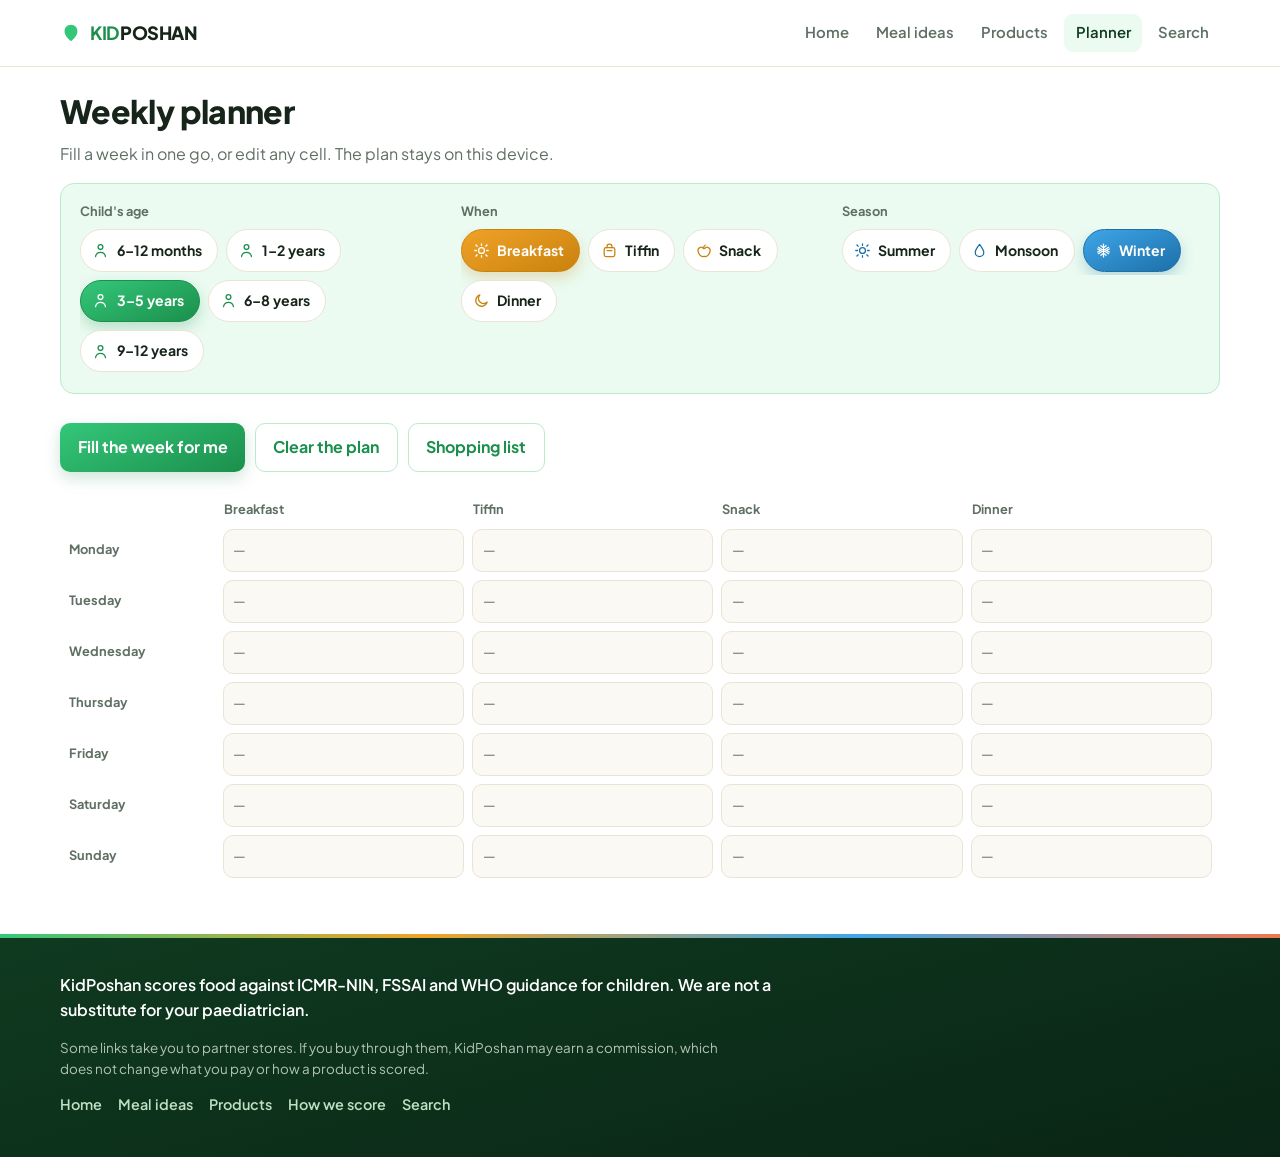
<file: planner.html>
<!doctype html>
<html lang="en">
<head>
<meta charset="utf-8">
<meta name="viewport" content="width=device-width, initial-scale=1">
<title>Weekly planner — KidPoshan</title>
<link rel="stylesheet" href="assets/css/styles.css">
</head>
<body>

<main class="wrap" style="padding-top:1.6rem">
  <h1 style="font-size:2rem">Weekly planner</h1>
  <p class="muted">Fill a week in one go, or edit any cell. The plan stays on this device.</p>

  <div id="prefbar"></div>

  <div style="display:flex;gap:.6rem;flex-wrap:wrap;margin-bottom:1.2rem">
    <button class="btn" id="fill">Fill the week for me</button>
    <button class="btn btn--ghost" id="clear">Clear the plan</button>
    <button class="btn btn--ghost" id="list">Shopping list</button>
  </div>

  <div style="overflow-x:auto"><table class="plan" id="grid"></table></div>
  <div id="shopping"></div>
</main>

<script src="assets/js/data.js"></script>
<script src="assets/js/engine.js"></script>
<script>
mountHeader("Planner");

const DAYS = ["Monday","Tuesday","Wednesday","Thursday","Friday","Saturday","Sunday"];
const PLAN_KEY = "kidposhan.plan";
let memPlan = null;

function getPlan() {
  if (memPlan) return memPlan;
  try { memPlan = JSON.parse(window.localStorage.getItem(PLAN_KEY) || "{}"); }
  catch (e) { memPlan = {}; }
  return memPlan;
}
function savePlan(p) {
  memPlan = p;
  try { window.localStorage.setItem(PLAN_KEY, JSON.stringify(p)); } catch (e) {}
}

function draw() {
  const plan = getPlan();
  const grid = document.getElementById("grid");
  grid.innerHTML =
    `<tr><th></th>${MEAL_SLOTS.map(s => `<th>${s.label}</th>`).join("")}</tr>` +
    DAYS.map(d => `<tr><th>${d}</th>${MEAL_SLOTS.map(s => {
      const v = (plan[d] || {})[s.id];
      return `<td contenteditable="true" data-day="${d}" data-slot="${s.id}">${v || `<span class="muted">—</span>`}</td>`;
    }).join("")}</tr>`).join("");

  grid.querySelectorAll("td").forEach(td => td.addEventListener("blur", () => {
    const p = getPlan();
    const txt = td.textContent.trim().replace(/^—$/, "");
    p[td.dataset.day] = { ...(p[td.dataset.day] || {}) };
    if (txt) p[td.dataset.day][td.dataset.slot] = txt;
    else delete p[td.dataset.day][td.dataset.slot];
    savePlan(p);
  }));
}

document.getElementById("fill").addEventListener("click", () => {
  const prefs = getPrefs();
  const plan = {};
  DAYS.forEach((d, di) => {
    plan[d] = {};
    MEAL_SLOTS.forEach(s => {
      const opts = recommendMeals({ ...prefs, slot: s.id }, 6);
      if (opts.length) plan[d][s.id] = opts[di % opts.length].name; // rotate so the week varies
    });
  });
  savePlan(plan);
  draw();
});

document.getElementById("clear").addEventListener("click", () => { savePlan({}); draw(); document.getElementById("shopping").innerHTML = ""; });

document.getElementById("list").addEventListener("click", () => {
  const plan = getPlan();
  const names = new Set();
  Object.values(plan).forEach(day => Object.values(day).forEach(v => names.add(v)));
  if (!names.size) {
    document.getElementById("shopping").innerHTML = `<div class="empty"><h3>The plan is empty</h3><p class="small muted">Fill the week first, then the list writes itself.</p></div>`;
    return;
  }
  const wanted = MEALS.filter(m => names.has(m.name));
  document.getElementById("shopping").innerHTML = `
    <section><div class="sec-head"><h2>This week's meals</h2></div>
    <ul class="ings">${[...names].map(n => `<li class="pill">${n}</li>`).join("")}</ul>
    <p class="small muted" style="margin-top:1rem">${wanted.length} of these have a full nutrition breakdown on the meal ideas page.</p></section>`;
});

mountPrefBar(document.getElementById("prefbar"), () => {}, { compact: true });
draw();
mountFooter();
</script>
</body>
</html>
</file>
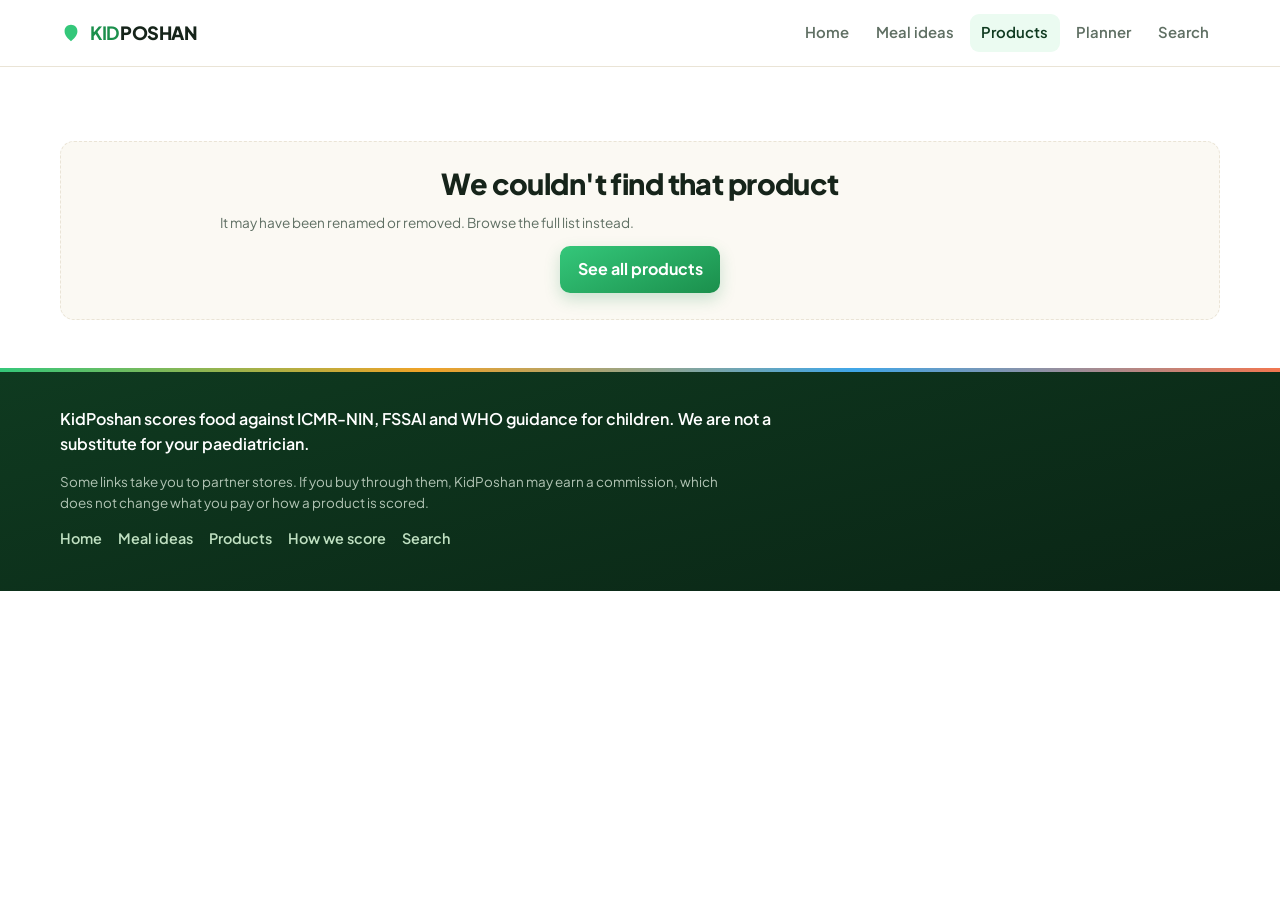
<file: product.html>
<!doctype html>
<html lang="en">
<head>
<meta charset="utf-8">
<meta name="viewport" content="width=device-width, initial-scale=1">
<title>Product details — KidPoshan</title>
<link rel="stylesheet" href="assets/css/styles.css">
</head>
<body>

<main class="wrap" style="padding-top:1.6rem" id="root"></main>

<script src="assets/js/data.js"></script>
<script src="assets/js/engine.js"></script>
<script>
mountHeader("Products");

const id = new URLSearchParams(location.search).get("id");
const found = PRODUCTS.find(p => p.id === id);
const root = document.getElementById("root");

if (!found) {
  root.innerHTML = `<div class="empty" style="margin:3rem 0">
    <h2>We couldn't find that product</h2>
    <p class="muted small">It may have been renamed or removed. Browse the full list instead.</p>
    <a class="btn" href="products.html">See all products</a></div>`;
} else {
  const p = scoreProduct(found);
  const n = p.nutrition;
  const sugarPer100 = n.addedSugar;
  const verdict =
    p.band.id === "excellent" ? "A dependable everyday choice for this age." :
    p.band.id === "good"      ? "Fine for regular use — just keep an eye on the portion." :
    p.band.id === "fair"      ? "Works a couple of times a week, not daily." :
                                "Best kept for occasions rather than the weekly shop.";

  root.innerHTML = `
    <p class="small muted"><a href="products.html">Products</a> / ${p.category}</p>
    <div class="detail">
      <div>
        <div class="card" style="padding:0;overflow:hidden;margin-bottom:1.2rem">${thumb(p.name, 3)}</div>

        <h2>What's inside</h2>
        <p class="small muted" style="margin-bottom:.3rem">Listed in the order printed on the pack — the first ingredient is the largest by weight.</p>
        <ul class="ings">${p.ingredients.map(i => `<li class="pill">${i}</li>`).join("")}</ul>

        <h2 style="margin-top:1.6rem">Nutrition per 100 g</h2>
        <table class="kv">
          <tr><th>Energy</th><td>${n.energy} kcal</td></tr>
          <tr><th>Protein</th><td>${n.protein} g</td></tr>
          <tr><th>Carbohydrate</th><td>${n.carbs} g</td></tr>
          <tr><th>&nbsp;&nbsp;of which total sugar</th><td>${n.totalSugar} g</td></tr>
          <tr><th>&nbsp;&nbsp;of which added sugar</th><td>${n.addedSugar} g</td></tr>
          <tr><th>Fat</th><td>${n.fat} g</td></tr>
          <tr><th>&nbsp;&nbsp;of which saturated</th><td>${n.satFat} g</td></tr>
          <tr><th>Fibre</th><td>${n.fibre} g</td></tr>
          <tr><th>Sodium</th><td>${n.sodium} mg</td></tr>
        </table>

        <h2 style="margin-top:1.6rem">What this means for your child</h2>
        <p>${verdict} ${sugarPer100 >= 10
            ? `At ${sugarPer100} g of added sugar per 100 g, a 30 g serving uses a meaningful share of the free-sugar allowance WHO suggests for children.`
            : `Added sugar is low here at ${sugarPer100} g per 100 g, which is what keeps the score where it is.`}
          ${n.sodium > 400 ? `Sodium is on the higher side, so pair it with a low-salt rest of the plate.` : ``}</p>
        <p class="small muted">Suitable for: ${p.ages.map(a => labelFor(AGE_BANDS, a)).join(", ")}. Usually eaten at: ${p.slots.map(s => labelFor(MEAL_SLOTS, s).toLowerCase()).join(", ")}.</p>
      </div>

      <aside>
        <div class="card" style="padding:1.2rem">
          <div class="prod__brand">${p.brand}</div>
          <h1 style="font-size:1.4rem;margin:.15rem 0 .7rem">${p.name}</h1>
          <div class="prod__row" style="margin-bottom:.9rem">
            ${scoreBadge(p.score, p.band)}
            <div><div class="prod__price">₹${p.price}</div><div class="small muted">${p.pack}</div></div>
          </div>
          <a class="btn" style="width:100%;justify-content:center" href="${p.partnerUrl}" rel="sponsored nofollow noopener" target="_blank">Buy on ${p.partner}</a>
          <p class="small muted" style="margin:.7rem 0 0">This is a partner link. KidPoshan may earn a commission; the score is set before any partnership.</p>
        </div>

        <div class="pick__why" style="margin-top:1rem">
          <h3>How the score of ${p.score} was reached</h3>
          <p class="small muted" style="margin:0">Every food starts at 58, per 100 g.</p>
          <div class="bd">
            <div class="bd__row"><span>Starting point</span><b>${p.scoreBase}</b></div>
            ${p.breakdown.map(l => `<div class="bd__row ${l.delta > 0 ? "pos" : "neg"}">
              <span>${l.label}</span><b>${l.delta > 0 ? "+" : ""}${Math.round(l.delta)}</b></div>`).join("")}
            <div class="bd__row"><span><b>Poshan Score</b></span><b>${p.score}</b></div>
          </div>
          <p class="small muted" style="margin-top:.8rem"><a href="how-we-score.html">Read the full rubric</a></p>
        </div>
      </aside>
    </div>

    <section>
      <div class="sec-head"><h2>Better or similar in ${p.category.toLowerCase()}</h2></div>
      <div class="grid grid--3" id="similar"></div>
    </section>`;

  const similar = PRODUCTS.filter(x => x.category === p.category && x.id !== p.id)
    .map(scoreProduct).sort((a, b) => b.score - a.score).slice(0, 3);

  document.getElementById("similar").innerHTML = similar.length ? similar.map((s, i) => `
    <article class="card prod">
      ${thumb(s.name, i + 4)}
      <div class="prod__body">
        <div class="prod__brand">${s.brand}</div>
        <div class="prod__name">${s.name}</div>
        <div class="prod__row">${scoreBadge(s.score, s.band)}<span class="prod__price">₹${s.price}</span></div>
      </div>
      <div class="prod__foot"><a class="btn btn--ghost btn--sm" href="product.html?id=${s.id}">See the score</a></div>
    </article>`).join("")
    : `<div class="empty small muted">This is the only product we've scored in this category so far.</div>`;
}

mountFooter();
</script>
</body>
</html>
</file>
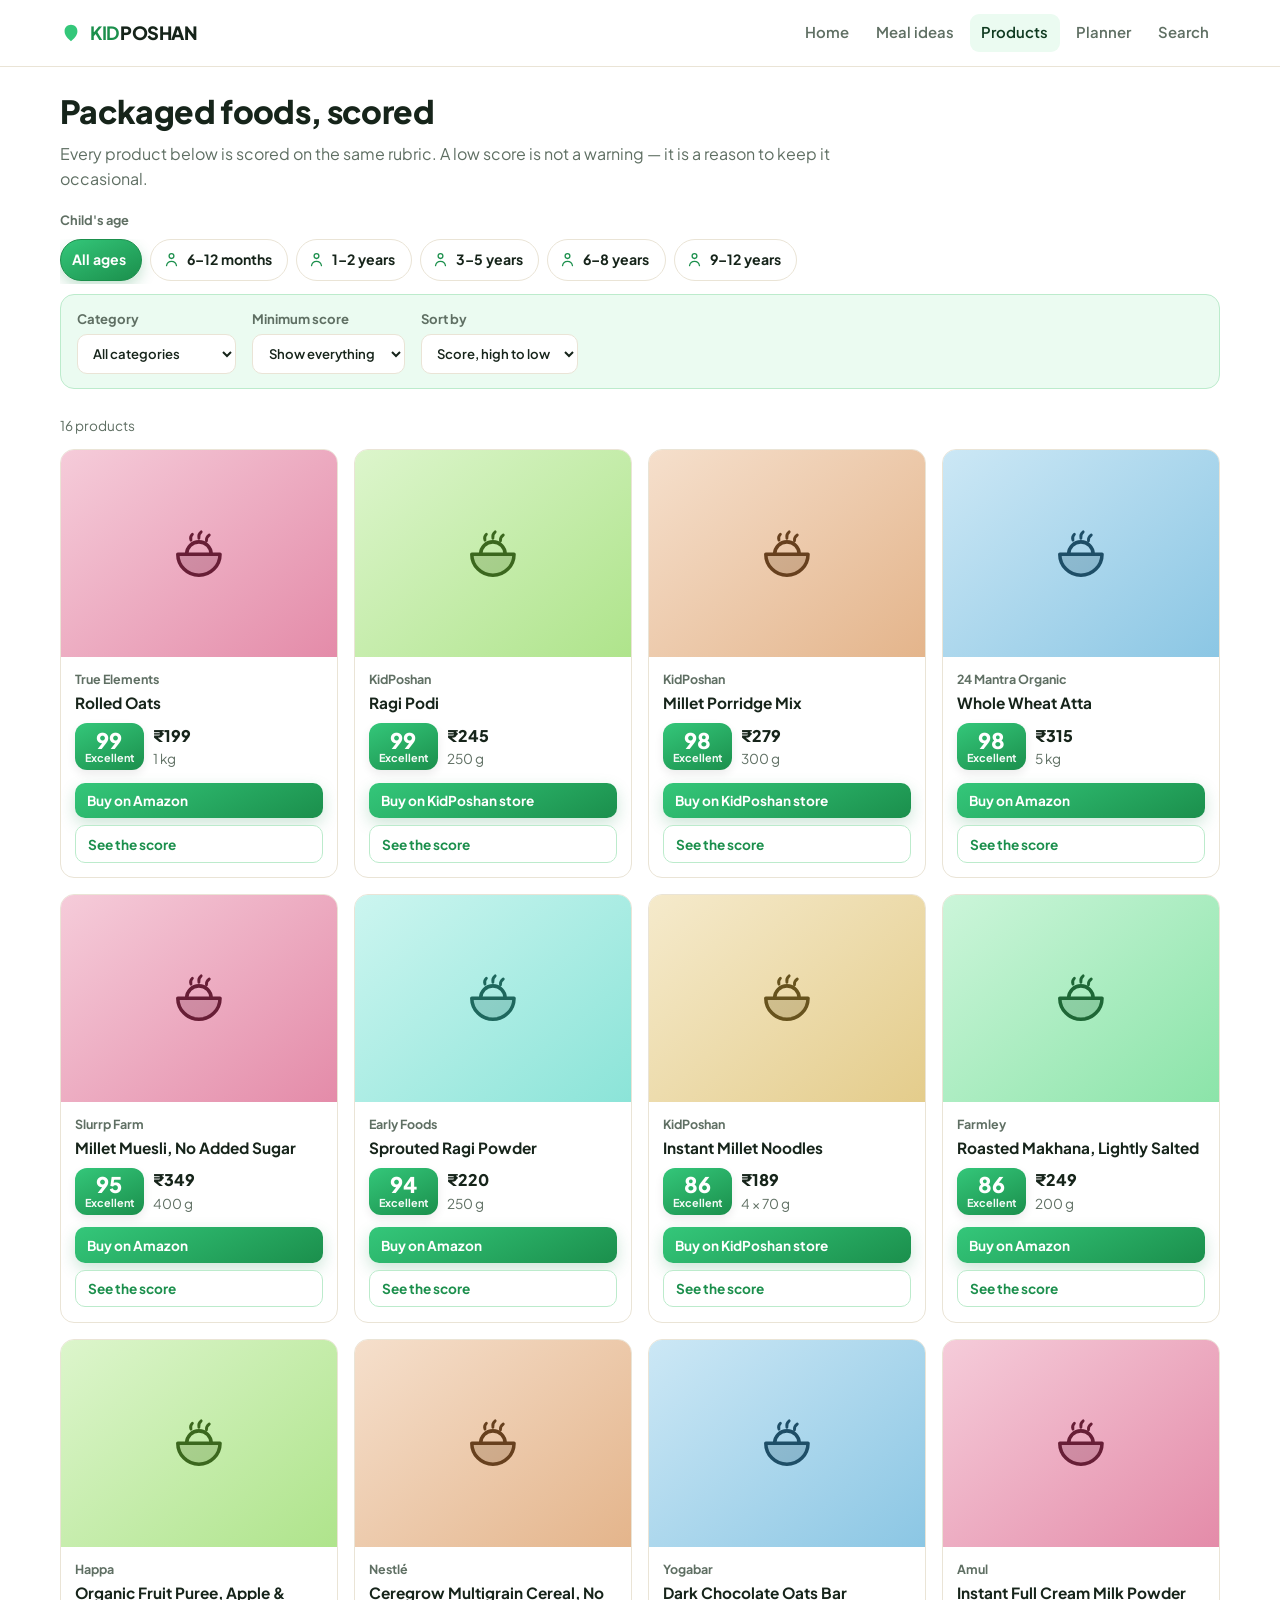
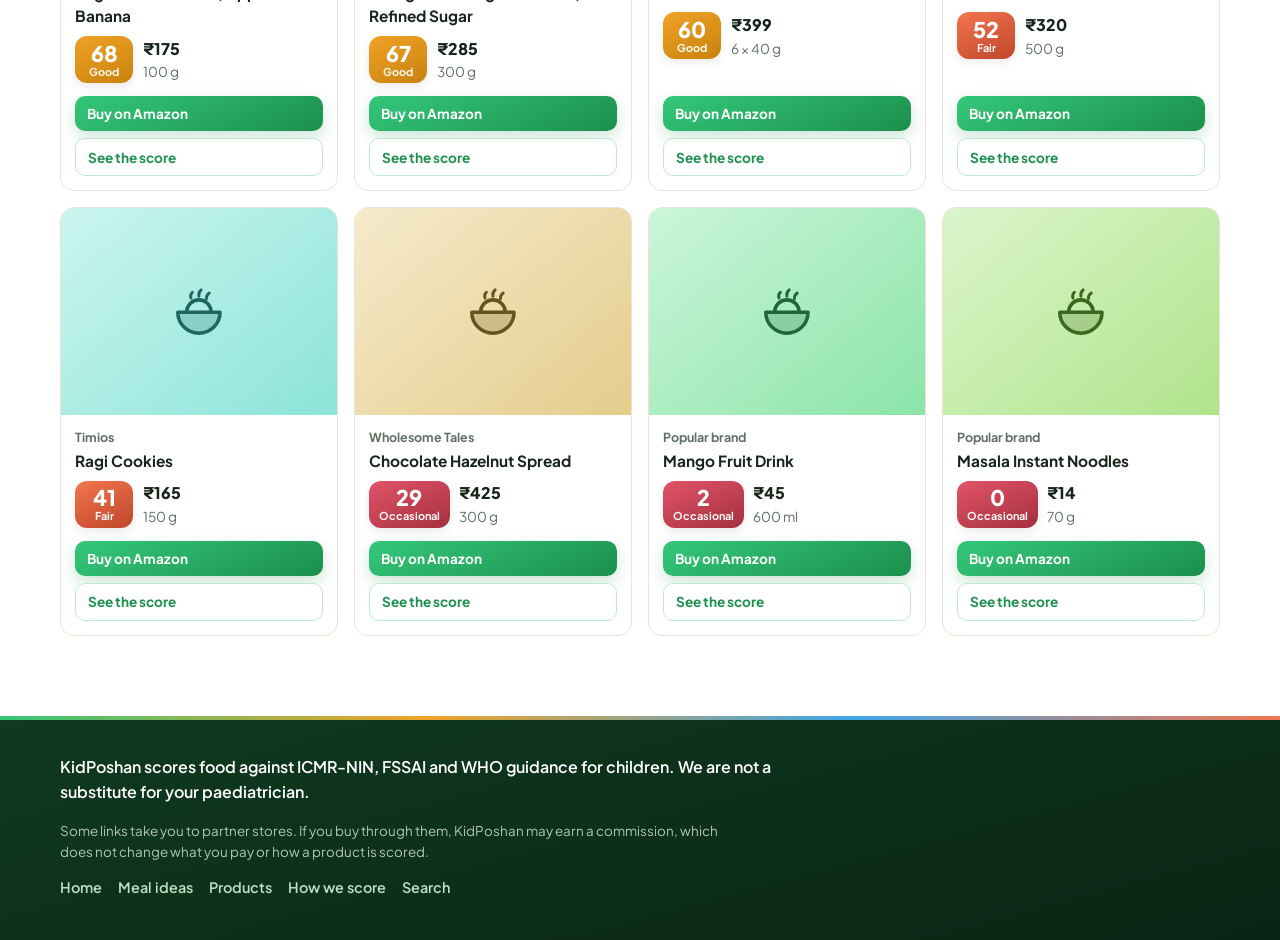
<file: products.html>
<!doctype html>
<html lang="en">
<head>
<meta charset="utf-8">
<meta name="viewport" content="width=device-width, initial-scale=1">
<title>Packaged foods, scored — KidPoshan</title>
<meta name="description" content="Packaged kids' foods scored on sugar, sodium, saturated fat, additives and ingredient quality.">
<link rel="stylesheet" href="assets/css/styles.css">
</head>
<body>

<main class="wrap" style="padding-top:1.6rem">
  <h1 style="font-size:2rem">Packaged foods, scored</h1>
  <p class="muted">Every product below is scored on the same rubric. A low score is not a warning — it is a reason to keep it occasional.</p>

  <div class="tabrow" style="margin:1.2rem 0 .6rem">
    <span class="tabrow__label">Child's age</span>
    <div class="tabrow__scroll" id="f-age" role="tablist" aria-label="Age band"></div>
  </div>

  <div class="prefbar">
    <label class="pref"><span>Category</span><select id="f-cat"></select></label>
    <label class="pref"><span>Minimum score</span>
      <select id="f-min">
        <option value="0">Show everything</option>
        <option value="65">Good and above</option>
        <option value="80">Excellent only</option>
      </select>
    </label>
    <label class="pref"><span>Sort by</span>
      <select id="f-sort">
        <option value="score">Score, high to low</option>
        <option value="price">Price, low to high</option>
        <option value="name">Name</option>
      </select>
    </label>
  </div>

  <p class="small muted" id="count"></p>
  <div class="grid grid--4" id="list" style="padding-bottom:2rem"></div>
</main>

<script src="assets/js/data.js"></script>
<script src="assets/js/engine.js"></script>
<script>
mountHeader("Products");

const cats = [...new Set(PRODUCTS.map(p => p.category))].sort();
document.getElementById("f-cat").innerHTML =
  `<option value="">All categories</option>` + cats.map(c => `<option>${c}</option>`).join("");

let ageFilter = ""; // "" = all ages
const ageBar = document.getElementById("f-age");
ageBar.innerHTML =
  `<button type="button" class="tab" data-group="age" data-age="" aria-selected="true"><span>All ages</span></button>` +
  AGE_BANDS.map(b => `
    <button type="button" class="tab" data-group="age" data-age="${b.id}" aria-selected="false">
      <span class="tab__icon">${ICON.child}</span><span>${b.label}</span>
    </button>`).join("");
ageBar.querySelectorAll(".tab").forEach(btn => btn.addEventListener("click", () => {
  ageBar.querySelectorAll(".tab").forEach(b => b.setAttribute("aria-selected", "false"));
  btn.setAttribute("aria-selected", "true");
  ageFilter = btn.dataset.age;
  draw();
}));

function draw() {
  const cat  = document.getElementById("f-cat").value;
  const age  = ageFilter;
  const min  = Number(document.getElementById("f-min").value);
  const sort = document.getElementById("f-sort").value;

  let rows = PRODUCTS.map(scoreProduct)
    .filter(p => (!cat || p.category === cat))
    .filter(p => (!age || p.ages.includes(age)))
    .filter(p => p.score >= min);

  rows.sort((a, b) =>
    sort === "price" ? a.price - b.price :
    sort === "name"  ? a.name.localeCompare(b.name) :
                       b.score - a.score);

  document.getElementById("count").textContent =
    `${rows.length} product${rows.length === 1 ? "" : "s"}`;

  document.getElementById("list").innerHTML = rows.length ? rows.map((p, i) => `
    <article class="card prod">
      ${thumb(p.name, i)}
      <div class="prod__body">
        <div class="prod__brand">${p.brand}</div>
        <div class="prod__name">${p.name}</div>
        <div class="prod__row">
          ${scoreBadge(p.score, p.band)}
          <div>
            <div class="prod__price">₹${p.price}</div>
            <div class="small muted">${p.pack}</div>
          </div>
        </div>
      </div>
      <div class="prod__foot">
        <a class="btn btn--sm" href="${p.partnerUrl}" rel="sponsored nofollow noopener" target="_blank">Buy on ${p.partner}</a>
        <a class="btn btn--ghost btn--sm" href="product.html?id=${p.id}">See the score</a>
      </div>
    </article>`).join("")
    : `<div class="empty"><h3>Nothing matches these filters</h3>
         <p class="small muted">Widen the score range or clear the category to see more.</p></div>`;
}

["f-cat","f-min","f-sort"].forEach(id =>
  document.getElementById(id).addEventListener("change", draw));
draw();
mountFooter();
</script>
</body>
</html>
</file>
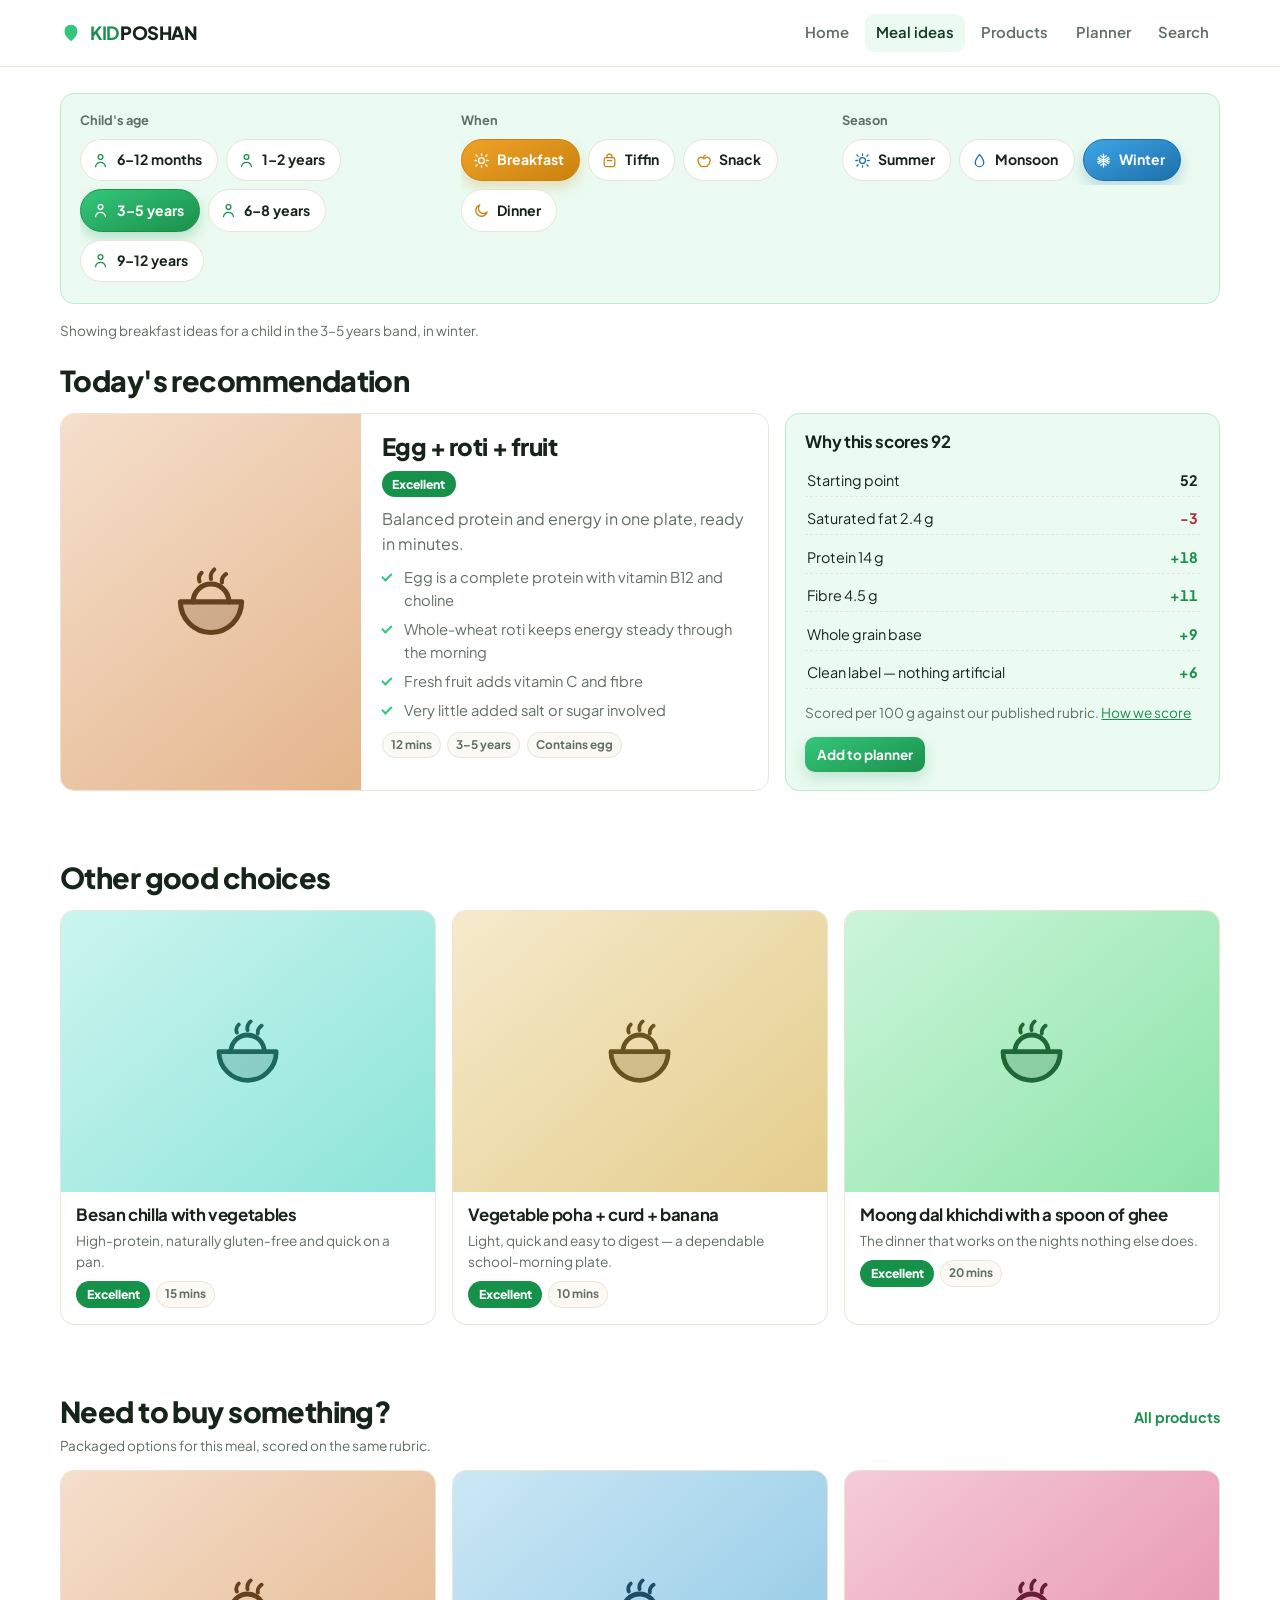
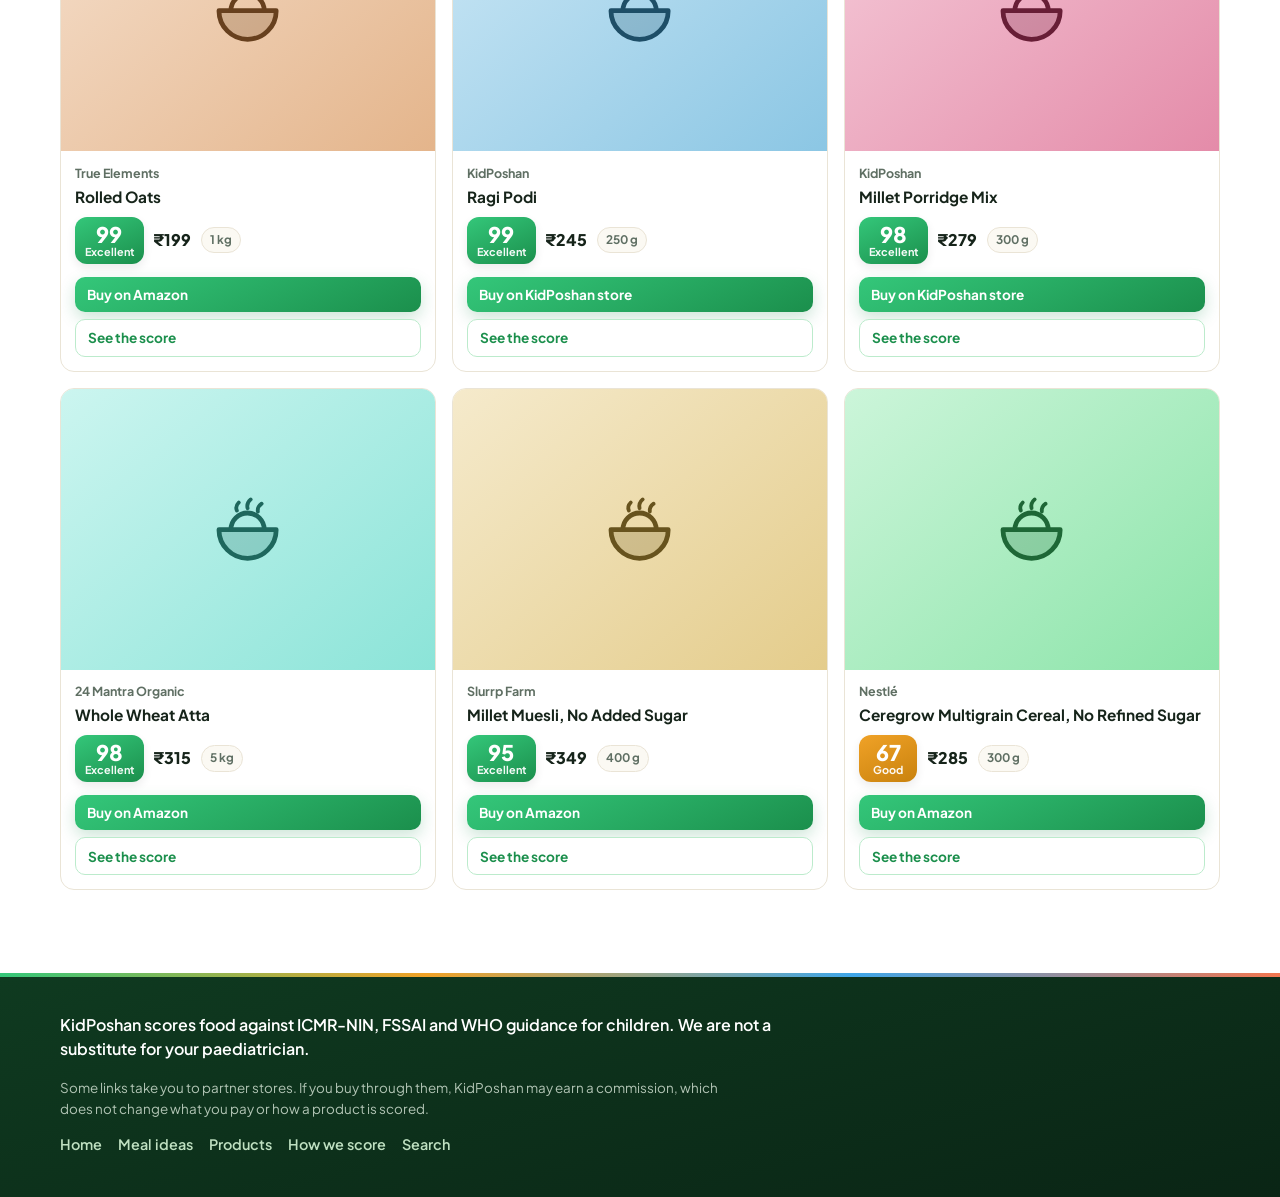
<file: recommendations.html>
<!doctype html>
<html lang="en">
<head>
<meta charset="utf-8">
<meta name="viewport" content="width=device-width, initial-scale=1">
<title>Meal ideas — KidPoshan</title>
<meta name="description" content="Meal recommendations matched to your child's age, the time of day and the season.">
<link rel="stylesheet" href="assets/css/styles.css">
</head>
<body>

<main class="wrap" style="padding-top:1.6rem">
  <div id="prefbar"></div>
  <p class="small muted" id="context" style="margin-top:-.8rem"></p>

  <section style="padding-top:.6rem">
    <div class="sec-head"><h2>Today's recommendation</h2></div>
    <div id="pick"></div>
  </section>

  <section>
    <div class="sec-head"><h2>Other good choices</h2></div>
    <div class="grid grid--3" id="alts"></div>
  </section>

  <section>
    <div class="sec-head">
      <h2>Need to buy something?</h2>
      <a href="products.html">All products</a>
    </div>
    <p class="small muted" style="margin-top:-.6rem">Packaged options for this meal, scored on the same rubric.</p>
    <div class="grid grid--3" id="prods"></div>
  </section>
</main>

<script src="assets/js/data.js"></script>
<script src="assets/js/engine.js"></script>
<script>
mountHeader("Meal ideas");

/* Some combinations are empty because they should be, not because the data is
   thin. Say which, rather than making a parent wonder what they got wrong. */
function emptyTitle(p) {
  const infant = bandForAge(p.age) === "6-12m";
  if (infant && p.slot === "tiffin") return "Children this age don't carry a tiffin box";
  if (infant && p.slot === "snack")  return "At this age, milk and meals are the whole plan";
  return "Nothing matches this combination yet";
}

function emptyBody(p) {
  const infant = bandForAge(p.age) === "6-12m";
  if (infant && p.slot === "tiffin")
    return "Before their first birthday, food is fed at home, freshly made. Switch to breakfast or dinner for ideas that suit this age.";
  if (infant && p.slot === "snack")
    return "Under one, most of the day's energy still comes from milk feeds, with small tastes of solid food at mealtimes rather than snacks in between. Ask your paediatrician before adding extras.";
  return "We haven't added " + labelFor(MEAL_SLOTS, p.slot).toLowerCase() + " ideas for this age band yet. Try a different meal, or browse everything.";
}

function render(p) {
  const band = bandForAge(p.age);
  document.getElementById("context").textContent =
    `Showing ${labelFor(MEAL_SLOTS, p.slot).toLowerCase()} ideas for a child in the ${labelFor(AGE_BANDS, band)} band, in ${labelFor(SEASONS, p.season).toLowerCase()}.`;

  const meals = recommendMeals(p);
  const pickEl = document.getElementById("pick");

  if (!meals.length) {
    pickEl.innerHTML = `<div class="empty">
      <h3>${emptyTitle(p)}</h3>
      <p class="muted small">${emptyBody(p)}</p>
      <a class="btn btn--ghost btn--sm" href="search.html">Browse all foods</a></div>`;
    document.getElementById("alts").innerHTML = "";
  } else {
    const top = meals[0];
    pickEl.innerHTML = `
      <div class="pick">
        <article class="card pick__main">
          ${thumb(top.name, 2)}
          <div class="pick__text">
            <h2 style="font-size:1.5rem">${top.name}</h2>
            <div style="margin:.2rem 0 .6rem">${scoreChip(top.score, top.band)}</div>
            <p class="muted" style="margin-bottom:.6rem">${top.blurb}</p>
            <ul class="checks">${top.why.map(w => `<li>${w}</li>`).join("")}</ul>
            <div class="mealcard__meta">
              <span class="pill">${top.prepMins} mins</span>
              <span class="pill">${labelFor(AGE_BANDS, bandForAge(p.age))}</span>
              <span class="pill">${top.diet === "veg" ? "Veg" : "Contains egg"}</span>
            </div>
          </div>
        </article>
        <aside class="pick__why">
          <h3>Why this scores ${top.score}</h3>
          <div class="bd">
            <div class="bd__row"><span>Starting point</span><b>${top.scoreBase}</b></div>
            ${top.breakdown.map(l => `<div class="bd__row ${l.delta > 0 ? "pos" : "neg"}">
                <span>${l.label}</span><b>${l.delta > 0 ? "+" : ""}${Math.round(l.delta)}</b></div>`).join("")}
          </div>
          <p class="small muted" style="margin-top:.8rem">Scored per 100 g against our published rubric. <a href="how-we-score.html">How we score</a></p>
          <button class="btn btn--sm" id="add-plan">Add to planner</button>
        </aside>
      </div>`;

    document.getElementById("alts").innerHTML = meals.slice(1, 4).map((m, i) => `
      <article class="card">
        ${thumb(m.name, i + 5)}
        <div class="mealcard__body">
          <h3>${m.name}</h3>
          <p class="small muted" style="margin:0">${m.blurb}</p>
          <div class="mealcard__meta">${scoreChip(m.score, m.band)}<span class="pill">${m.prepMins} mins</span></div>
        </div>
      </article>`).join("") || `<div class="empty small muted">Only one idea matches right now.</div>`;

    const addBtn = document.getElementById("add-plan");
    if (addBtn) addBtn.addEventListener("click", () => {
      try {
        const key = "kidposhan.plan";
        const plan = JSON.parse(window.localStorage.getItem(key) || "{}");
        const day = new Date().toLocaleDateString("en-IN", { weekday: "long" });
        plan[day] = { ...(plan[day] || {}), [p.slot]: top.name };
        window.localStorage.setItem(key, JSON.stringify(plan));
        addBtn.textContent = "Added to " + day;
      } catch (e) { addBtn.textContent = "Planner unavailable in this browser"; }
    });
  }

  const prods = recommendProducts(p);
  document.getElementById("prods").innerHTML = prods.length ? prods.map((pr, i) => `
    <article class="card prod">
      ${thumb(pr.name, i + 9)}
      <div class="prod__body">
        <div class="prod__brand">${pr.brand}</div>
        <div class="prod__name">${pr.name}</div>
        <div class="prod__row">
          ${scoreBadge(pr.score, pr.band)}
          <span class="prod__price">₹${pr.price}</span>
          <span class="pill">${pr.pack}</span>
        </div>
      </div>
      <div class="prod__foot">
        <a class="btn btn--sm" href="${pr.partnerUrl}" rel="sponsored nofollow noopener" target="_blank">Buy on ${pr.partner}</a>
        <a class="btn btn--ghost btn--sm" href="product.html?id=${pr.id}">See the score</a>
      </div>
    </article>`).join("")
    : `<div class="empty small muted">No packaged products matched this age and meal. That is often the right answer — cook instead.</div>`;
}

mountPrefBar(document.getElementById("prefbar"), render, { compact: true });
render(getPrefs());
mountFooter();
</script>
</body>
</html>
</file>
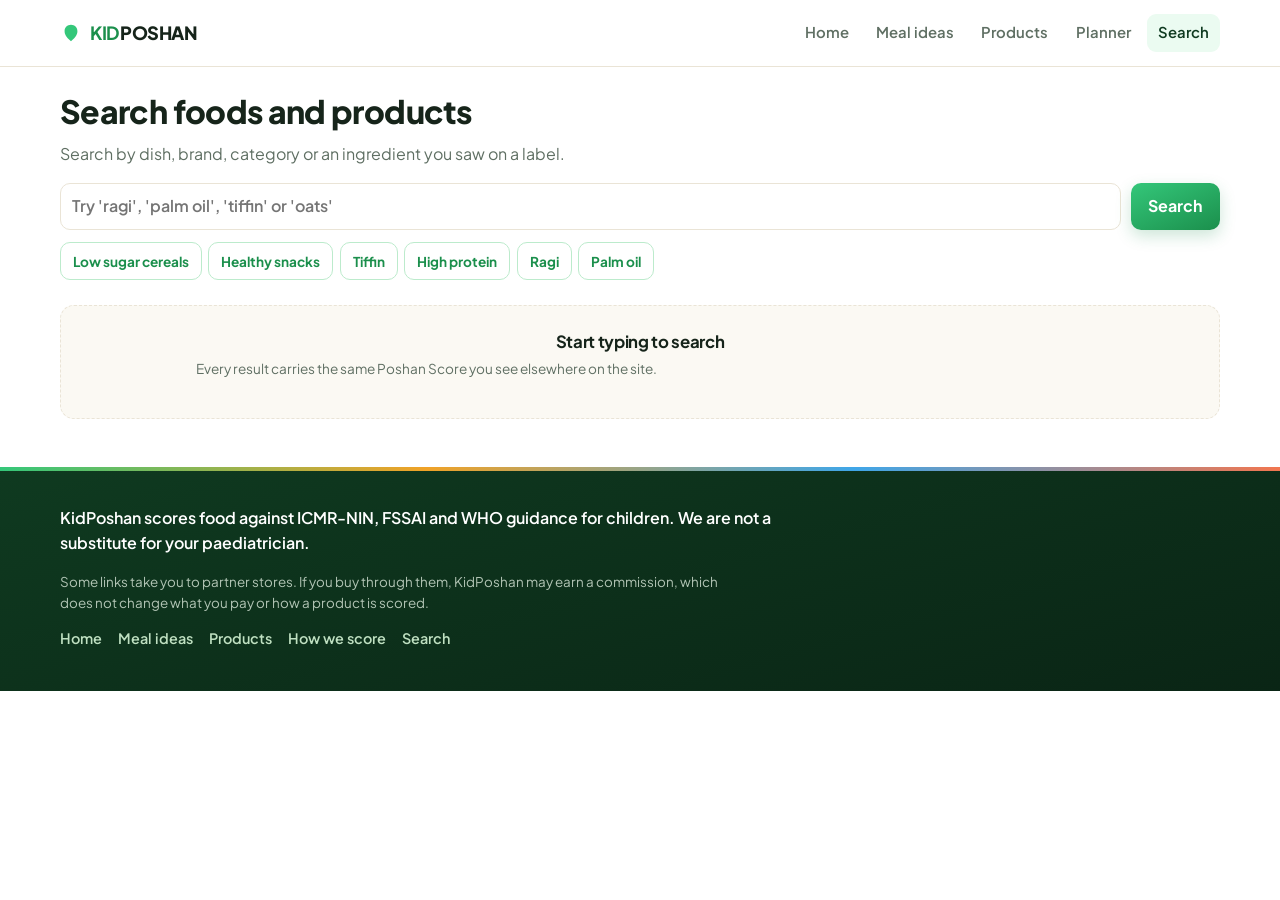
<file: search.html>
<!doctype html>
<html lang="en">
<head>
<meta charset="utf-8">
<meta name="viewport" content="width=device-width, initial-scale=1">
<title>Search — KidPoshan</title>
<link rel="stylesheet" href="assets/css/styles.css">
</head>
<body>

<main class="wrap" style="padding-top:1.6rem">
  <h1 style="font-size:2rem">Search foods and products</h1>
  <p class="muted">Search by dish, brand, category or an ingredient you saw on a label.</p>

  <div style="display:flex;gap:.6rem;flex-wrap:wrap;margin-bottom:.8rem">
    <input class="field" id="q" style="flex:1;min-width:260px" placeholder="Try 'ragi', 'palm oil', 'tiffin' or 'oats'" autocomplete="off">
    <button class="btn" id="btn">Search</button>
  </div>
  <div style="display:flex;gap:.4rem;flex-wrap:wrap;margin-bottom:1.6rem" id="quick"></div>

  <div id="out"></div>
</main>

<script src="assets/js/data.js"></script>
<script src="assets/js/engine.js"></script>
<script>
mountHeader("Search");

const QUICK = ["Low sugar cereals", "Healthy snacks", "Tiffin", "High protein", "Ragi", "Palm oil"];
document.getElementById("quick").innerHTML =
  QUICK.map(q => `<button class="btn btn--ghost btn--sm" data-q="${q}">${q}</button>`).join("");

const qEl = document.getElementById("q");
const out = document.getElementById("out");

function run() {
  const term = qEl.value.trim();
  history.replaceState(null, "", term ? "?q=" + encodeURIComponent(term) : "search.html");

  if (!term) {
    out.innerHTML = `<div class="empty"><h3>Start typing to search</h3>
      <p class="small muted">Every result carries the same Poshan Score you see elsewhere on the site.</p></div>`;
    return;
  }

  const { meals, products } = searchAll(term);

  if (!meals.length && !products.length) {
    out.innerHTML = `<div class="empty"><h3>No matches for “${term}”</h3>
      <p class="small muted">We may not have scored it yet. Try a broader word — a grain, a brand or a meal.</p></div>`;
    return;
  }

  out.innerHTML = `
    ${meals.length ? `<section style="padding-top:0">
      <div class="sec-head"><h2>Meal ideas (${meals.length})</h2></div>
      <div class="grid grid--4">${meals.map((m, i) => `
        <article class="card">
          ${thumb(m.name, i)}
          <div class="mealcard__body">
            <h3>${m.name}</h3>
            <p class="small muted" style="margin:0">${m.blurb}</p>
            <div class="mealcard__meta">${scoreChip(m.score, m.band)}<span class="pill">${m.prepMins} mins</span></div>
          </div>
        </article>`).join("")}</div></section>` : ""}

    ${products.length ? `<section>
      <div class="sec-head"><h2>Products (${products.length})</h2></div>
      <div class="grid grid--4">${products.map((p, i) => `
        <article class="card prod">
          ${thumb(p.name, i + 3)}
          <div class="prod__body">
            <div class="prod__brand">${p.brand}</div>
            <div class="prod__name">${p.name}</div>
            <div class="prod__row">${scoreBadge(p.score, p.band)}<span class="prod__price">₹${p.price}</span></div>
          </div>
          <div class="prod__foot">
            <a class="btn btn--sm" href="${p.partnerUrl}" rel="sponsored nofollow noopener" target="_blank">Buy on ${p.partner}</a>
            <a class="btn btn--ghost btn--sm" href="product.html?id=${p.id}">See the score</a>
          </div>
        </article>`).join("")}</div></section>` : ""}`;
}

document.getElementById("btn").addEventListener("click", run);
qEl.addEventListener("input", run);
document.getElementById("quick").addEventListener("click", e => {
  const b = e.target.closest("[data-q]");
  if (!b) return;
  qEl.value = b.dataset.q;
  run();
});

qEl.value = new URLSearchParams(location.search).get("q") || "";
run();
mountFooter();
</script>
</body>
</html>
</file>
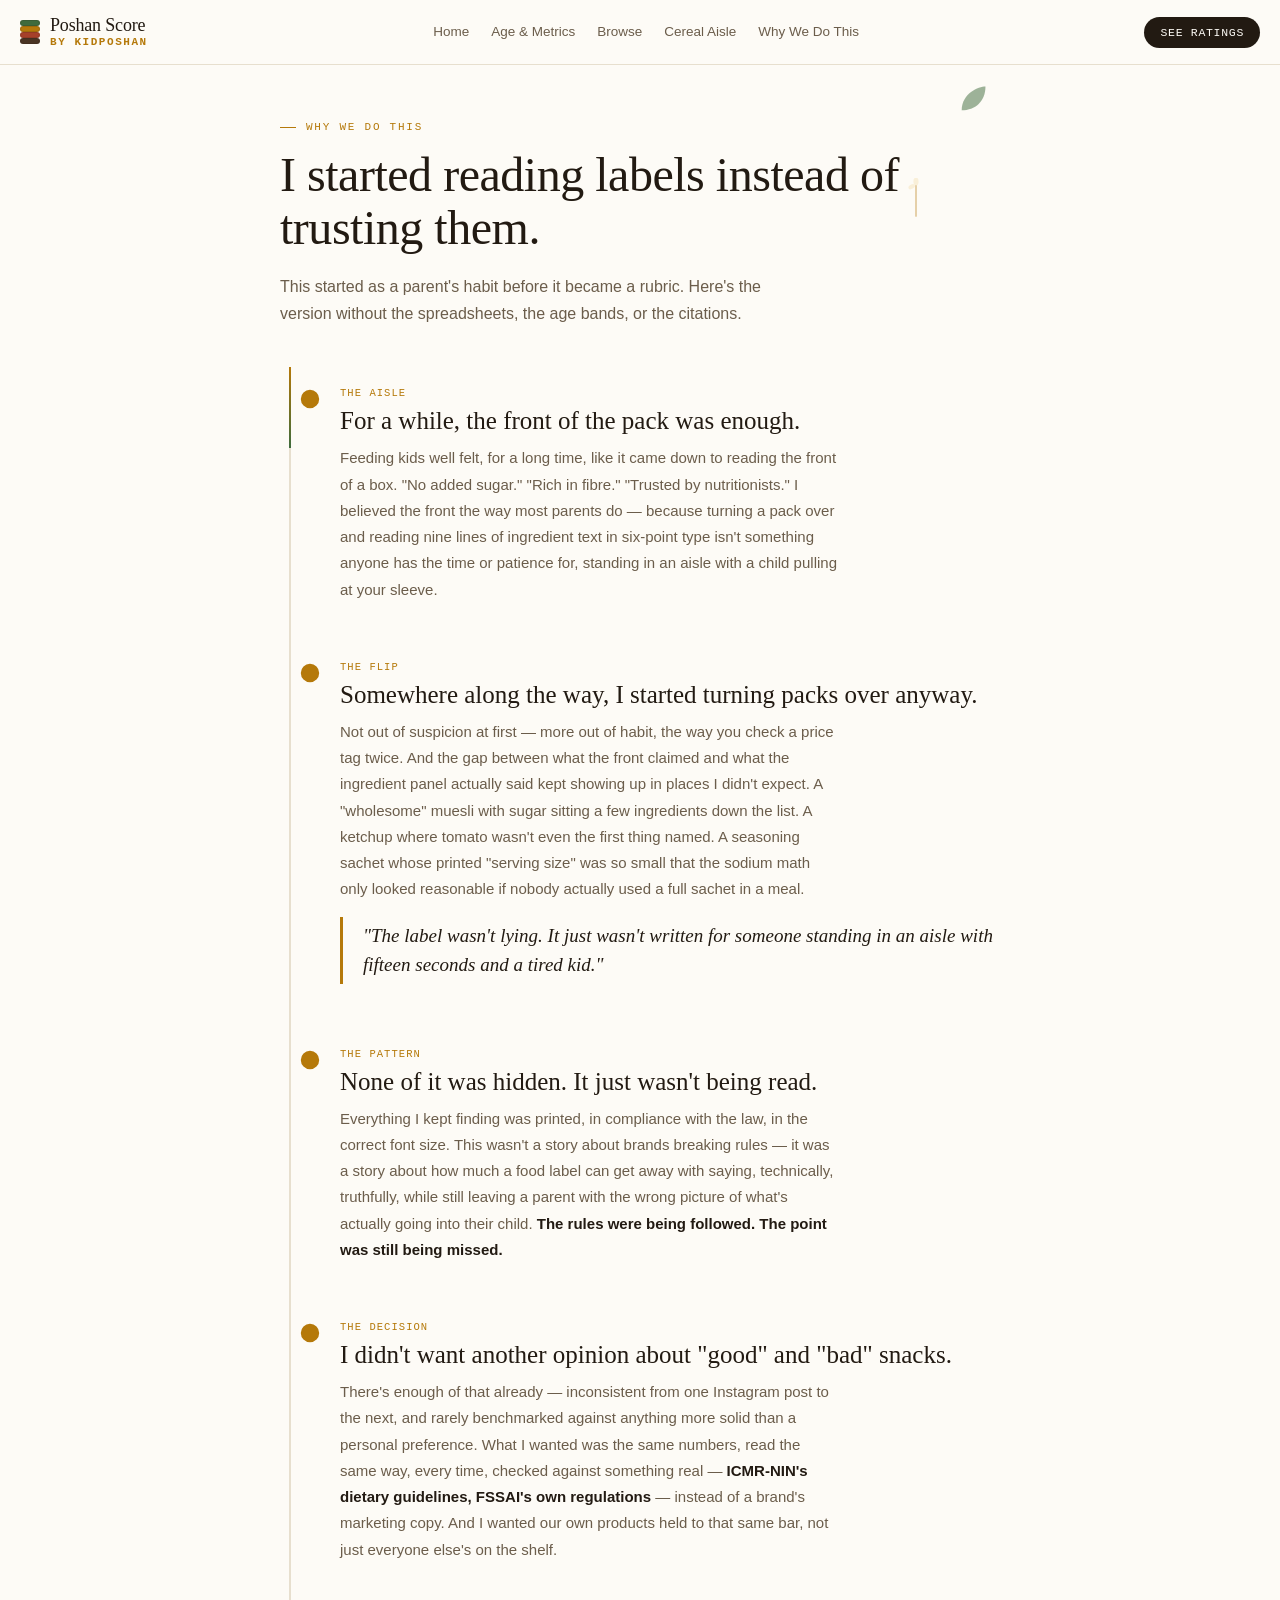
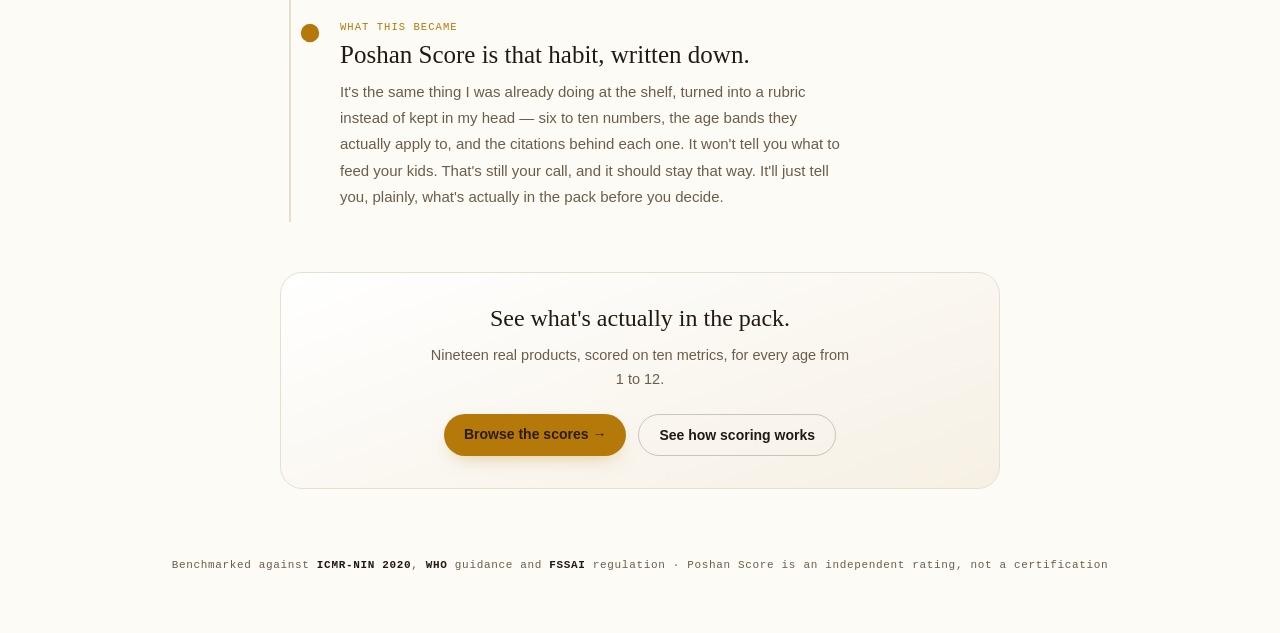
<file: why-we-do-this.html>
<!DOCTYPE html>
<html lang="en">
<head>
<meta charset="UTF-8">
<meta name="viewport" content="width=device-width, initial-scale=1.0">
<title>Why We Do This — Poshan Score</title>
<style>
  :root{
    --bg:#FDFBF6;
    --bg-alt:#F6F0E4;
    --card:#FFFFFF;
    --line:#E7DFCE;
    --ink:#221A12;
    --ink-dim:#6B5D4B;
    --gold:#B5790A;
    --gold-soft:#F6E4BC;
    --green:#3F6B3C;
    --green-soft:#E3EEDF;
    --red:#A6402A;
    --red-soft:#F5E1DB;
    --brown:#4A3423;
    --brown-soft:#EFE6DC;
    --radius-lg:22px;
    --radius-md:14px;
    --font-display:'Iowan Old Style','Palatino Linotype','Book Antiqua', Georgia, serif;
    --font-body:-apple-system,BlinkMacSystemFont,'Segoe UI',Roboto,'Helvetica Neue',Arial,sans-serif;
    --font-mono:ui-monospace,'SF Mono',Menlo,Consolas,monospace;
  }
  *{box-sizing:border-box;}
  html{scroll-behavior:smooth;}
  body{ margin:0; background:var(--bg); color:var(--ink); font-family:var(--font-body); -webkit-font-smoothing:antialiased; overflow-x:hidden; }
  a{ color:inherit; }
  img,svg{ max-width:100%; }

  nav{
    position:sticky; top:0; z-index:40;
    display:flex; align-items:center; justify-content:space-between;
    padding:16px 20px;
    background:rgba(253,251,246,0.92);
    backdrop-filter:blur(10px);
    border-bottom:1px solid var(--line);
  }
  .brand{ display:flex; align-items:center; gap:10px; text-decoration:none; }
  .brand-mark{ position:relative; width:20px; height:24px; flex-shrink:0; }
  .brand-mark .tier{ position:absolute; left:0; right:0; height:6px; border-radius:3px; border:1px solid rgba(34,26,18,0.15); }
  .brand-mark .tier:nth-child(1){ top:0; background:var(--green); }
  .brand-mark .tier:nth-child(2){ top:6px; background:var(--gold); }
  .brand-mark .tier:nth-child(3){ top:12px; background:var(--red); }
  .brand-mark .tier:nth-child(4){ top:18px; background:var(--brown); }
  .brand-name{ font-family:var(--font-display); font-size:18px; line-height:1.05; letter-spacing:-0.01em; color:var(--ink); }
  .brand-name b{ display:block; color:var(--gold); font-size:11px; font-family:var(--font-mono); letter-spacing:0.14em; text-transform:uppercase; margin-top:2px; }
  .nav-links{ display:none; gap:22px; font-size:13.5px; color:var(--ink-dim); }
  .nav-links a{ text-decoration:none; transition:color .2s ease; position:relative; padding-bottom:2px; }
  .nav-links a::after{ content:''; position:absolute; left:0; bottom:0; width:100%; height:1px; background:var(--gold); transform:scaleX(0); transform-origin:left; transition:transform .25s ease; }
  .nav-links a:hover{ color:var(--gold); }
  .nav-links a:hover::after{ transform:scaleX(1); }
  @media(min-width:860px){ .nav-links{ display:flex; } }
  .hamburger{ display:flex; align-items:center; justify-content:center; width:38px; height:38px; border-radius:10px; border:1px solid var(--line); background:var(--card); cursor:pointer; flex-shrink:0; -webkit-tap-highlight-color:transparent; }
  .hamburger svg{ width:18px; height:18px; color:var(--ink); }
  @media(min-width:860px){ .hamburger{ display:none; } }

  .mobile-menu{ display:none; flex-direction:column; padding:4px 20px 14px; background:var(--card); border-bottom:1px solid var(--line); }
  .mobile-menu.open{ display:flex; }
  .mobile-menu a{ padding:14px 6px; text-decoration:none; color:var(--ink); font-size:16px; border-bottom:1px solid var(--line); }
  .mobile-menu a:last-child{ border-bottom:none; }
  @media(min-width:860px){ .mobile-menu{ display:none !important; } }

  .nav-cta{ font-family:var(--font-mono); font-size:11.5px; letter-spacing:0.06em; text-transform:uppercase; background:var(--ink); color:var(--bg); padding:9px 16px; border-radius:100px; text-decoration:none; white-space:nowrap; }

  /* ---- hero ---- */
  .hero{ position:relative; max-width:760px; margin:0 auto; padding:56px 20px 20px; }
  .eyebrow{ font-family:var(--font-mono); font-size:11px; letter-spacing:0.16em; text-transform:uppercase; color:var(--gold); display:flex; align-items:center; gap:10px; margin-bottom:16px; position:relative; }
  .eyebrow::before{ content:''; width:0; height:1px; background:var(--gold); display:inline-block; animation:drawLine .6s ease forwards .1s; }
  @keyframes drawLine{ to{ width:16px; } }
  h1{ font-family:var(--font-display); font-weight:400; letter-spacing:-0.01em; font-size:clamp(32px, 7vw, 48px); line-height:1.1; margin:0 0 18px; color:var(--ink); opacity:0; animation:fadeUp .7s ease forwards .15s; }
  @keyframes fadeUp{ from{ opacity:0; transform:translateY(12px);} to{ opacity:1; transform:translateY(0);} }
  .lede{ font-size:16px; line-height:1.7; color:var(--ink-dim); max-width:58ch; margin:0; opacity:0; animation:fadeUp .7s ease forwards .3s; }

  .hero-icons{ position:absolute; inset:0; pointer-events:none; z-index:-1; }
  .float-icon{ position:absolute; opacity:0.5; animation:float 8s ease-in-out infinite; }
  .float-icon.leaf{ top:6%; right:4%; width:34px; animation-delay:0s; }
  .float-icon.sprig{ top:40%; right:12%; width:26px; animation-delay:1.5s; }
  @keyframes float{ 0%,100%{ transform:translateY(0) rotate(0deg);} 50%{ transform:translateY(-10px) rotate(3deg);} }
  @media (prefers-reduced-motion: reduce){ .float-icon{ animation:none; } }

  /* ---- story timeline ---- */
  .story{ position:relative; max-width:760px; margin:20px auto 0; padding:20px 20px 40px; }
  .timeline-rail{
    position:absolute; left:29px; top:0; bottom:40px; width:2px;
    background:var(--line);
  }
  @media(max-width:640px){ .timeline-rail{ left:19px; } }
  .timeline-fill{
    position:absolute; left:0; top:0; width:100%; height:0%;
    background:linear-gradient(var(--gold), var(--green));
    transition:height .1s linear;
  }

  .beat{
    position:relative; padding:0 0 46px 60px; opacity:0; transform:translateY(16px);
  }
  @media(max-width:640px){ .beat{ padding-left:46px; } }
  .beat.in-view{ animation:beatRise .6s cubic-bezier(.2,.8,.2,1) forwards; }
  @keyframes beatRise{ to{ opacity:1; transform:translateY(0); } }
  .beat:last-child{ padding-bottom:0; }

  .beat-dot{
    position:absolute; left:22px; top:4px; width:16px; height:16px; border-radius:50%;
    background:var(--card); border:2px solid var(--line); z-index:2;
    transition:background .3s ease, border-color .3s ease, transform .3s ease;
  }
  @media(max-width:640px){ .beat-dot{ left:12px; } }
  .beat.in-view .beat-dot{ background:var(--gold); border-color:var(--gold); transform:scale(1.15); }

  .beat-label{ font-family:var(--font-mono); font-size:10.5px; letter-spacing:0.1em; text-transform:uppercase; color:var(--gold); margin-bottom:8px; }
  .beat h2{ font-family:var(--font-display); font-size:clamp(20px,3.5vw,25px); font-weight:400; margin:0 0 10px; color:var(--ink); }
  .beat p{ font-size:15px; line-height:1.75; color:var(--ink-dim); margin:0 0 12px; max-width:60ch; }
  .beat p b{ color:var(--ink); }

  .pull-quote{
    position:relative; margin:14px 0 18px; padding:4px 0 4px 20px;
    border-left:3px solid var(--gold);
    font-family:var(--font-display); font-style:italic; font-size:19px; line-height:1.55;
    color:var(--ink);
    transition:padding-left .3s ease, border-color .3s ease;
  }
  .pull-quote:hover{ padding-left:26px; border-color:var(--red); }

  /* ---- closing ---- */
  .closing{ max-width:760px; margin:0 auto; padding:10px 20px 60px; }
  .closing-card{
    background:linear-gradient(160deg,var(--card),var(--bg-alt)); border:1px solid var(--line);
    border-radius:var(--radius-lg); padding:32px; text-align:center;
    opacity:0; transform:translateY(16px);
  }
  .closing-card.in-view{ animation:beatRise .6s cubic-bezier(.2,.8,.2,1) forwards; }
  .closing-card h2{ font-family:var(--font-display); font-size:24px; font-weight:400; margin:0 0 12px; }
  .closing-card p{ font-size:14.5px; line-height:1.65; color:var(--ink-dim); max-width:52ch; margin:0 auto 22px; }
  .closing-links{ display:flex; flex-wrap:wrap; gap:12px; justify-content:center; }
  .btn{ font-family:var(--font-body); font-size:14px; font-weight:600; padding:12px 20px; border-radius:100px; text-decoration:none; transition:transform .18s ease, box-shadow .18s ease; }
  .btn-primary{ background:var(--gold); color:#2b1c05; box-shadow:0 8px 20px -10px rgba(181,121,10,0.5); }
  .btn-primary:hover{ transform:translateY(-2px); box-shadow:0 12px 24px -10px rgba(181,121,10,0.55); }
  .btn-ghost{ border:1px solid rgba(34,26,18,0.22); color:var(--ink); }
  .btn-ghost:hover{ border-color:var(--ink); transform:translateY(-2px); }

  footer{ text-align:center; padding:10px 20px 60px; font-family:var(--font-mono); font-size:11px; letter-spacing:0.06em; color:var(--ink-dim); }
  footer b{ color:var(--ink); }

  @media (prefers-reduced-motion: reduce){
    .beat, .closing-card{ opacity:1; transform:none; animation:none !important; }
    h1, .lede{ opacity:1; animation:none !important; }
  }
</style>
</head>
<body>

<nav>
  <a class="brand" href="index.html">
    <div class="brand-mark"><div class="tier"></div><div class="tier"></div><div class="tier"></div><div class="tier"></div></div>
    <div class="brand-name">Poshan Score<b>by Kidposhan</b></div>
  </a>
  <div class="nav-links">
    <a href="index.html">Home</a>
    <a href="age-metrics.html">Age &amp; Metrics</a>
    <a href="browse.html">Browse</a>
    <a href="cereals.html">Cereal Aisle</a>
    <a href="why-we-do-this.html">Why We Do This</a>
  </div>
  <button class="hamburger" onclick="toggleMobileMenu()" aria-label="Menu" aria-expanded="false">
    <svg viewBox="0 0 24 24" fill="none" xmlns="http://www.w3.org/2000/svg"><path d="M4 6h16M4 12h16M4 18h16" stroke="currentColor" stroke-width="2" stroke-linecap="round"/></svg>
  </button>
    <a class="nav-cta" href="browse.html">See ratings</a>
</nav>
<div class="mobile-menu" id="mobileMenu">
    <a href="index.html">Home</a>
    <a href="age-metrics.html">Age &amp; Metrics</a>
    <a href="browse.html">Browse</a>
    <a href="cereals.html">Cereal Aisle</a>
    <a href="why-we-do-this.html">Why We Do This</a>
  </div>

<header class="hero">
  <div class="hero-icons">
    <svg class="float-icon leaf" viewBox="0 0 60 60" xmlns="http://www.w3.org/2000/svg">
      <path d="M10 50C10 20 40 8 52 8C52 34 34 50 10 50Z" fill="#3F6B3C"/>
    </svg>
    <svg class="float-icon sprig" viewBox="0 0 60 90" fill="none" xmlns="http://www.w3.org/2000/svg">
      <path d="M30 88V10" stroke="#B5790A" stroke-width="3" stroke-linecap="round"/>
      <ellipse cx="20" cy="20" rx="8" ry="5" fill="#F6E4BC" transform="rotate(-30 20 20)"/>
      <ellipse cx="30" cy="8" rx="6" ry="9" fill="#F6E4BC"/>
    </svg>
  </div>
  <div class="eyebrow">Why We Do This</div>
  <h1>I started reading labels instead of trusting them.</h1>
  <p class="lede">
    This started as a parent's habit before it became a rubric. Here's the version without the
    spreadsheets, the age bands, or the citations.
  </p>
</header>

<section class="story" id="story">
  <div class="timeline-rail"><div class="timeline-fill" id="timelineFill"></div></div>

  <div class="beat">
    <div class="beat-dot"></div>
    <div class="beat-label">The aisle</div>
    <h2>For a while, the front of the pack was enough.</h2>
    <p>
      Feeding kids well felt, for a long time, like it came down to reading the front of a box. "No added
      sugar." "Rich in fibre." "Trusted by nutritionists." I believed the front the way most parents do —
      because turning a pack over and reading nine lines of ingredient text in six-point type isn't
      something anyone has the time or patience for, standing in an aisle with a child pulling at your sleeve.
    </p>
  </div>

  <div class="beat">
    <div class="beat-dot"></div>
    <div class="beat-label">The flip</div>
    <h2>Somewhere along the way, I started turning packs over anyway.</h2>
    <p>
      Not out of suspicion at first — more out of habit, the way you check a price tag twice. And the gap
      between what the front claimed and what the ingredient panel actually said kept showing up in places
      I didn't expect. A "wholesome" muesli with sugar sitting a few ingredients down the list. A ketchup
      where tomato wasn't even the first thing named. A seasoning sachet whose printed "serving size" was
      so small that the sodium math only looked reasonable if nobody actually used a full sachet in a meal.
    </p>
    <div class="pull-quote">
      "The label wasn't lying. It just wasn't written for someone standing in an aisle with fifteen
      seconds and a tired kid."
    </div>
  </div>

  <div class="beat">
    <div class="beat-dot"></div>
    <div class="beat-label">The pattern</div>
    <h2>None of it was hidden. It just wasn't being read.</h2>
    <p>
      Everything I kept finding was printed, in compliance with the law, in the correct font size. This
      wasn't a story about brands breaking rules — it was a story about how much a food label can get away
      with saying, technically, truthfully, while still leaving a parent with the wrong picture of what's
      actually going into their child. <b>The rules were being followed. The point was still being missed.</b>
    </p>
  </div>

  <div class="beat">
    <div class="beat-dot"></div>
    <div class="beat-label">The decision</div>
    <h2>I didn't want another opinion about "good" and "bad" snacks.</h2>
    <p>
      There's enough of that already — inconsistent from one Instagram post to the next, and rarely
      benchmarked against anything more solid than a personal preference. What I wanted was the same
      numbers, read the same way, every time, checked against something real — <b>ICMR-NIN's dietary
      guidelines, FSSAI's own regulations</b> — instead of a brand's marketing copy. And I wanted our own
      products held to that same bar, not just everyone else's on the shelf.
    </p>
  </div>

  <div class="beat">
    <div class="beat-dot"></div>
    <div class="beat-label">What this became</div>
    <h2>Poshan Score is that habit, written down.</h2>
    <p>
      It's the same thing I was already doing at the shelf, turned into a rubric instead of kept in my
      head — six to ten numbers, the age bands they actually apply to, and the citations behind each one.
      It won't tell you what to feed your kids. That's still your call, and it should stay that way. It'll
      just tell you, plainly, what's actually in the pack before you decide.
    </p>
  </div>
</section>

<section class="closing">
  <div class="closing-card" id="closingCard">
    <h2>See what's actually in the pack.</h2>
    <p>Nineteen real products, scored on ten metrics, for every age from 1 to 12.</p>
    <div class="closing-links">
      <a class="btn btn-primary" href="browse.html">Browse the scores →</a>
      <a class="btn btn-ghost" href="age-metrics.html">See how scoring works</a>
    </div>
  </div>
</section>

<footer>
  Benchmarked against <b>ICMR-NIN 2020</b>, <b>WHO</b> guidance and <b>FSSAI</b> regulation ·
  Poshan Score is an independent rating, not a certification
</footer>

<script>
  // reveal each story beat as it scrolls into view
  const beatObserver = new IntersectionObserver((entries) => {
    entries.forEach(entry => {
      if (entry.isIntersecting) {
        entry.target.classList.add('in-view');
        beatObserver.unobserve(entry.target);
      }
    });
  }, { threshold: 0.25 });
  document.querySelectorAll('.beat, #closingCard').forEach(el => beatObserver.observe(el));

  // scroll-linked timeline fill, tracking progress through the story section
  const storyEl = document.getElementById('story');
  const fillEl = document.getElementById('timelineFill');
  let ticking = false;

  function updateTimeline(){
    const rect = storyEl.getBoundingClientRect();
    const viewportH = window.innerHeight;
    const total = rect.height;
    // progress: how much of the story block has scrolled past the vertical center of the viewport
    const scrolled = Math.min(Math.max(viewportH * 0.5 - rect.top, 0), total);
    const pct = total > 0 ? (scrolled / total) * 100 : 0;
    fillEl.style.height = pct + '%';
    ticking = false;
  }

  window.addEventListener('scroll', () => {
    if (!ticking) {
      requestAnimationFrame(updateTimeline);
      ticking = true;
    }
  });
  window.addEventListener('resize', updateTimeline);
  window.addEventListener('load', updateTimeline);

  // gentle parallax drift on the hero's floating icons
  const floatIcons = document.querySelectorAll('.float-icon');
  const prefersReducedMotion = window.matchMedia('(prefers-reduced-motion: reduce)').matches;
  let parallaxTicking = false;
  function updateParallax(){
    if (prefersReducedMotion) return;
    const y = window.scrollY;
    floatIcons.forEach((el, i) => {
      const speed = 0.06 + i * 0.03;
      el.style.marginTop = (y * speed * -1) + 'px';
    });
    parallaxTicking = false;
  }
  if (!prefersReducedMotion) {
    window.addEventListener('scroll', () => {
      if (!parallaxTicking) {
        requestAnimationFrame(updateParallax);
        parallaxTicking = true;
      }
    });
  }
</script>

<script>
function toggleMobileMenu(){
  const menu = document.getElementById('mobileMenu');
  const btn = document.querySelector('.hamburger');
  const isOpen = menu.classList.toggle('open');
  if (btn) btn.setAttribute('aria-expanded', isOpen ? 'true' : 'false');
}
document.addEventListener('click', (e) => {
  const menu = document.getElementById('mobileMenu');
  const btn = document.querySelector('.hamburger');
  if (!menu || !menu.classList.contains('open')) return;
  if (menu.contains(e.target) || (btn && btn.contains(e.target))) return;
  menu.classList.remove('open');
  if (btn) btn.setAttribute('aria-expanded', 'false');
});
document.querySelectorAll('#mobileMenu a').forEach(a => {
  a.addEventListener('click', () => document.getElementById('mobileMenu').classList.remove('open'));
});
</script>
</body>
</html>
</file>
<file: assets/css/styles.css>
/* ============================================================
   KidPoshan — stylesheet
   Palette follows the brand mockup: white ground, leaf greens,
   one amber and one clay tone reserved for score bands only.
   ============================================================ */

@import url("https://fonts.googleapis.com/css2?family=Plus+Jakarta+Sans:wght@400;500;600;700;800&display=swap");

:root {
  /* Green — brand, growth, "excellent". */
  --leaf-900: #0F3A20;
  --leaf-700: #1B8F4C;
  --leaf-600: #159149;
  --leaf-500: #34C77A;
  --leaf-200: #BCEBCC;
  --leaf-50:  #EBFBF1;

  /* Gold — meals, warmth, "good". */
  --amber-800: #7A4B08;
  --amber-700: #C9820E;
  --amber-500: #F0A227;
  --amber-200: #FBDFA0;
  --amber-50:  #FFF6E4;

  /* Sky — season, freshness. */
  --sky-700: #1C6FA8;
  --sky-500: #3FA6E8;
  --sky-200: #C7E6F7;
  --sky-50:  #EEF8FF;

  /* Coral — accents, "fair". */
  --coral-700: #C1462B;
  --coral-500: #F2764F;
  --coral-200: #FAC6B4;
  --coral-50:  #FFF1EA;

  /* Berry — "occasional", the color to eat least often. */
  --berry-700: #A5303F;
  --berry-500: #E15468;
  --berry-200: #F6C6CD;
  --berry-50:  #FEEEF0;

  --wash:     #FBF9F3;
  --ink:      #16241a;
  --muted:    #5f6f63;
  --line:     #EAE4D6;
  --radius:   14px;
  --shadow:   0 1px 2px rgba(20,64,27,.07), 0 10px 28px rgba(20,64,27,.07);
  font-size: 16px;
}

* { box-sizing: border-box; }

body {
  margin: 0;
  font-family: "Plus Jakarta Sans", ui-sans-serif, system-ui, -apple-system, "Segoe UI", sans-serif;
  color: var(--ink);
  background: #fff;
  line-height: 1.55;
  -webkit-font-smoothing: antialiased;
}

img { max-width: 100%; display: block; }
a { color: var(--leaf-700); }

.wrap { width: min(1160px, 92vw); margin-inline: auto; }

h1, h2, h3 { line-height: 1.15; letter-spacing: -.02em; margin: 0 0 .4em; font-weight: 800; }
h1 { font-size: clamp(2rem, 4.4vw, 3.1rem); }
h2 { font-size: clamp(1.35rem, 2.4vw, 1.8rem); }
h3 { font-size: 1.05rem; font-weight: 700; }
p  { margin: 0 0 1em; max-width: 68ch; }

.muted { color: var(--muted); }
.small { font-size: .85rem; }

/* ---------- header ---------- */
.site {
  position: sticky; top: 0; z-index: 40;
  background: rgba(255,255,255,.92);
  backdrop-filter: blur(8px);
  border-bottom: 1px solid var(--line);
}
.site__in { display: flex; align-items: center; gap: 1.5rem; min-height: 66px; }
.logo {
  display: flex; align-items: center; gap: .5rem;
  font-weight: 800; letter-spacing: -.02em; font-size: 1.14rem;
  color: var(--ink); text-decoration: none;
}
.logo svg { width: 22px; height: 22px; fill: var(--leaf-500); }
.logo b { color: var(--leaf-700); }
.site__nav { margin-left: auto; display: flex; gap: .3rem; flex-wrap: wrap; }
.site__nav a {
  padding: .45rem .7rem; border-radius: 9px;
  color: var(--muted); text-decoration: none; font-weight: 600; font-size: .93rem;
}
.site__nav a:hover { background: var(--leaf-50); color: var(--leaf-700); }
.site__nav a.is-active { background: var(--leaf-50); color: var(--leaf-900); }

/* ---------- hero ---------- */
.hero {
  position: relative; overflow: hidden; padding: 3.2rem 0 1rem;
  background: linear-gradient(180deg, var(--wash), #fff 85%);
}
.hero::before, .hero::after {
  content: ""; position: absolute; border-radius: 50%; filter: blur(2px); opacity: .55; z-index: 0;
}
.hero::before { width: 340px; height: 340px; background: radial-gradient(circle, var(--leaf-200), transparent 70%); top: -140px; left: -80px; }
.hero::after  { width: 280px; height: 280px; background: radial-gradient(circle, var(--amber-200), transparent 70%); bottom: -120px; right: 6%; }
.hero__grid { position: relative; z-index: 1; }
.hero__grid { display: grid; grid-template-columns: 1.05fr .95fr; gap: 2.5rem; align-items: center; }
.hero p.lede { font-size: 1.09rem; color: var(--muted); max-width: 46ch; }
.hero__art {
  aspect-ratio: 4/3; border-radius: 24px; position: relative; z-index: 1;
  background: linear-gradient(160deg, var(--leaf-50) 0%, var(--sky-50) 55%, var(--amber-50) 100%);
  box-shadow: var(--shadow);
  display: grid; place-items: center; padding: 1.5rem;
}
.hero__svg { width: min(360px, 80%); height: auto; }

/* ---------- picker (home) ---------- */
.picker { background: #fff; border: 1px solid var(--line); border-radius: 22px; box-shadow: var(--shadow); padding: 1.8rem 1.9rem; margin: -1.6rem 0 2.8rem; }
.picker h2 { text-align: center; font-size: 1.22rem; margin-bottom: .3rem; }
.picker__cta { text-align: center; margin-top: 1.3rem; }
.picker__cta .btn { padding: .8rem 1.8rem; font-size: 1rem; }

/* ---------- soft-tab chooser ----------
   Used on the home hero, the recommendation/planner top bar, and the
   products age filter. Same look everywhere a parent sets their child's
   context, so the control never feels like a different UI twice. */
.chooser { display: grid; gap: 1.15rem; }
.tabrow__label { display: block; font-size: .8rem; font-weight: 700; color: var(--muted); margin-bottom: .5rem; }
.tabrow__scroll {
  display: flex; gap: .5rem; overflow-x: auto; padding-bottom: .2rem;
  scrollbar-width: none;
}
.tabrow__scroll::-webkit-scrollbar { display: none; }
.tab {
  flex: 0 0 auto; display: inline-flex; align-items: center; gap: .45rem;
  border: 1.5px solid var(--line); background: #fff; color: var(--ink);
  font: inherit; font-weight: 700; font-size: .88rem;
  padding: .58rem .95rem .58rem .7rem; border-radius: 999px; cursor: pointer;
  transition: background .15s ease, border-color .15s ease, color .15s ease, transform .1s ease, box-shadow .15s ease;
}
.tab__icon { display: inline-flex; color: var(--leaf-700); }
.tab__icon svg { width: 17px; height: 17px; display: block; }
.tab:active { transform: scale(.97); }

/* Each choice gets its own hue: age is green, when is gold, season is sky —
   so the three rows read as three distinct decisions, not one grey list. */
.tab[data-group="age"] .tab__icon    { color: var(--leaf-700); }
.tab[data-group="slot"] .tab__icon   { color: var(--amber-700); }
.tab[data-group="season"] .tab__icon { color: var(--sky-700); }

.tab[data-group="age"]:hover    { border-color: var(--leaf-500); background: var(--leaf-50); }
.tab[data-group="slot"]:hover   { border-color: var(--amber-500); background: var(--amber-50); }
.tab[data-group="season"]:hover { border-color: var(--sky-500); background: var(--sky-50); }

.tab[data-group="age"][aria-selected="true"] {
  background: linear-gradient(155deg, var(--leaf-500), var(--leaf-700)); border-color: var(--leaf-700); color: #fff;
  box-shadow: 0 6px 14px rgba(27,143,76,.25);
}
.tab[data-group="slot"][aria-selected="true"] {
  background: linear-gradient(155deg, var(--amber-500), var(--amber-700)); border-color: var(--amber-700); color: #fff;
  box-shadow: 0 6px 14px rgba(201,130,14,.25);
}
.tab[data-group="season"][aria-selected="true"] {
  background: linear-gradient(155deg, var(--sky-500), var(--sky-700)); border-color: var(--sky-700); color: #fff;
  box-shadow: 0 6px 14px rgba(28,111,168,.25);
}
.tab[aria-selected="true"] .tab__icon { color: #fff; }

/* the compact bar used on inner pages: a tinted panel, three columns wide */
.chooser--compact {
  background: var(--leaf-50); border: 1px solid var(--leaf-200);
  border-radius: var(--radius); padding: 1.1rem 1.2rem;
  display: grid; grid-template-columns: repeat(3, 1fr); gap: 1.4rem;
  margin-bottom: 1.8rem;
}
.chooser--compact .tabrow__scroll { flex-wrap: wrap; }

/* ---------- form controls ---------- */
.pref { display: grid; gap: .25rem; font-size: .82rem; font-weight: 700; color: var(--muted); }
.pref select, .field {
  font: inherit; font-weight: 600; color: var(--ink);
  padding: .6rem .7rem; border: 1.5px solid var(--line); border-radius: 10px; background: #fff;
  min-width: 150px;
}
.pref select:focus-visible, .field:focus-visible, .tile:focus-visible, .btn:focus-visible, a:focus-visible {
  outline: 3px solid var(--leaf-500); outline-offset: 2px;
}
.btn {
  display: inline-flex; align-items: center; gap: .4rem;
  background: linear-gradient(155deg, var(--leaf-500), var(--leaf-700));
  color: #fff; border: 0; border-radius: 10px;
  padding: .68rem 1.1rem; font: inherit; font-weight: 700; cursor: pointer; text-decoration: none;
  box-shadow: 0 6px 16px rgba(27,143,76,.22);
  transition: transform .12s ease, box-shadow .12s ease;
}
.btn:hover { transform: translateY(-1px); box-shadow: 0 8px 20px rgba(27,143,76,.3); }
.btn--ghost { background: #fff; color: var(--leaf-700); border: 1.5px solid var(--leaf-200); box-shadow: none; }
.btn--ghost:hover { background: var(--leaf-50); transform: none; box-shadow: none; }
.btn--sm { padding: .45rem .75rem; font-size: .85rem; }

/* ---------- pref bar (products.html filters — a different control, kept as selects) ---------- */
.prefbar {
  display: flex; gap: 1rem; flex-wrap: wrap; align-items: end;
  background: var(--leaf-50); border: 1px solid var(--leaf-200);
  border-radius: var(--radius); padding: .9rem 1rem; margin-bottom: 1.6rem;
}

/* ---------- sections ---------- */
section { padding: 2.2rem 0; }
.sec-head { display: flex; align-items: baseline; gap: 1rem; margin-bottom: 1rem; }
.sec-head h2 { margin: 0; }
.sec-head a { margin-left: auto; font-weight: 700; font-size: .9rem; text-decoration: none; }

/* ---------- cards ---------- */
.card { background: #fff; border: 1px solid var(--line); border-radius: var(--radius); overflow: hidden; }
.grid { display: grid; gap: 1rem; }
.grid--3 { grid-template-columns: repeat(3, 1fr); }
.grid--4 { grid-template-columns: repeat(4, 1fr); }

.thumb {
  aspect-ratio: 4/3; display: grid; place-items: center;
  background: linear-gradient(140deg, hsl(var(--h) 68% 88%), hsl(var(--h) 62% 72%));
  color: hsl(var(--h) 55% 26%);
}
.thumb svg { width: 34%; height: 34%; }

.mealcard__body { padding: .85rem .95rem 1rem; }
.mealcard__body h3 { margin-bottom: .3rem; }
.mealcard__meta { display: flex; gap: .4rem; flex-wrap: wrap; margin-top: .6rem; }

.pill { font-size: .74rem; font-weight: 700; background: var(--wash); border: 1px solid var(--line); color: var(--muted); padding: .18rem .5rem; border-radius: 999px; }

.chip { font-size: .76rem; font-weight: 800; padding: .25rem .65rem; border-radius: 999px; display: inline-block; color: #fff; }
.chip--excellent { background: var(--leaf-600); }
.chip--good      { background: var(--amber-800); }
.chip--fair      { background: var(--coral-700); }
.chip--limit     { background: var(--berry-700); }

/* ---------- hero recommendation ---------- */
.pick { display: grid; grid-template-columns: 1.55fr .95fr; gap: 1rem; }
.pick__main { display: grid; grid-template-columns: 300px 1fr; gap: 0; }
.pick__main .thumb { aspect-ratio: auto; height: 100%; min-height: 240px; }
.pick__text { padding: 1.2rem 1.3rem; }
.pick__why { background: var(--leaf-50); border: 1px solid var(--leaf-200); border-radius: var(--radius); padding: 1.1rem 1.2rem; }
.pick__why h3 { margin-bottom: .7rem; }
.checks { list-style: none; margin: .6rem 0 0; padding: 0; display: grid; gap: .4rem; }
.checks li { position: relative; padding-left: 1.4rem; font-size: .92rem; color: var(--muted); }
.checks li::before { content: ""; position: absolute; left: 0; top: .48em; width: .5rem; height: .28rem; border-left: 2px solid var(--leaf-500); border-bottom: 2px solid var(--leaf-500); transform: rotate(-45deg); }

/* ---------- product cards ---------- */
.prod { display: grid; grid-template-rows: auto 1fr auto; }
.prod__body { padding: .8rem .9rem; }
.prod__brand { font-size: .78rem; font-weight: 700; color: var(--muted); }
.prod__name { font-weight: 700; font-size: .96rem; margin: .1rem 0 .5rem; }
.prod__row { display: flex; align-items: center; gap: .6rem; }
.prod__price { font-weight: 800; }
.prod__foot { padding: 0 .9rem .9rem; display: grid; gap: .45rem; }

.scorebox { display: grid; justify-items: center; padding: .35rem .6rem; border-radius: 12px; line-height: 1.1; min-width: 58px; color: #fff; box-shadow: 0 4px 10px rgba(0,0,0,.08); }
.scorebox--excellent { background: linear-gradient(155deg, var(--leaf-500), var(--leaf-700)); }
.scorebox--good      { background: linear-gradient(155deg, var(--amber-500), var(--amber-700)); }
.scorebox--fair      { background: linear-gradient(155deg, var(--coral-500), var(--coral-700)); }
.scorebox--limit     { background: linear-gradient(155deg, var(--berry-500), var(--berry-700)); }
.scorebox__n { font-size: 1.35rem; font-weight: 800; }
.scorebox__b { font-size: .68rem; font-weight: 700; opacity: .95; }

/* ---------- trust strip: four tiles, four brand hues ---------- */
.trust { display: grid; grid-template-columns: repeat(4, 1fr); gap: 1rem; }
.trust div {
  border-radius: var(--radius); padding: 1.1rem 1.15rem; border: 1px solid transparent;
  background: var(--t-bg); border-color: var(--t-line);
}
.trust div:nth-child(1) { --t-bg: var(--leaf-50);  --t-line: var(--leaf-200); }
.trust div:nth-child(2) { --t-bg: var(--amber-50); --t-line: var(--amber-200); }
.trust div:nth-child(3) { --t-bg: var(--sky-50);   --t-line: var(--sky-200); }
.trust div:nth-child(4) { --t-bg: var(--coral-50); --t-line: var(--coral-200); }
.trust div strong { display: block; font-size: 1.02rem; }
.trust div:nth-child(1) strong { color: var(--leaf-700); }
.trust div:nth-child(2) strong { color: var(--amber-700); }
.trust div:nth-child(3) strong { color: var(--sky-700); }
.trust div:nth-child(4) strong { color: var(--coral-700); }
.trust div p { margin: .2rem 0 0; font-size: .84rem; color: var(--muted); }

/* ---------- steps ---------- */
.steps { display: grid; grid-template-columns: repeat(3, 1fr); gap: 1rem; }
.step { display: flex; gap: .7rem; align-items: start; }
.step b { flex: 0 0 auto; width: 28px; height: 28px; border-radius: 50%; color: #fff; display: grid; place-items: center; font-size: .82rem; box-shadow: 0 4px 10px rgba(0,0,0,.1); }
.step:nth-child(1) b { background: linear-gradient(155deg, var(--leaf-500), var(--leaf-700)); }
.step:nth-child(2) b { background: linear-gradient(155deg, var(--amber-500), var(--amber-700)); }
.step:nth-child(3) b { background: linear-gradient(155deg, var(--sky-500), var(--sky-700)); }

/* ---------- product detail ---------- */
.detail { display: grid; grid-template-columns: 1fr 340px; gap: 1.6rem; align-items: start; }
.kv { width: 100%; border-collapse: collapse; font-size: .92rem; }
.kv th, .kv td { text-align: left; padding: .5rem .2rem; border-bottom: 1px solid var(--line); }
.kv td:last-child { text-align: right; font-variant-numeric: tabular-nums; font-weight: 600; }
.bd { display: grid; gap: .35rem; margin: .8rem 0 0; }
.bd__row { display: flex; justify-content: space-between; font-size: .9rem; padding: .3rem .1rem; border-bottom: 1px dashed var(--line); }
.bd__row b { font-variant-numeric: tabular-nums; }
.bd__row.pos b { color: var(--leaf-700); }
.bd__row.neg b { color: var(--berry-700); }
.ings { display: flex; gap: .4rem; flex-wrap: wrap; padding: 0; margin: .4rem 0 0; list-style: none; }

/* ---------- planner ---------- */
.plan { width: 100%; border-collapse: separate; border-spacing: .55rem; }
.plan th { font-size: .8rem; color: var(--muted); text-align: left; }
.plan td { background: var(--wash); border: 1px solid var(--line); border-radius: 10px; padding: .6rem; vertical-align: top; font-size: .88rem; min-width: 130px; }

/* ---------- footer ---------- */
.site-foot {
  margin-top: 3rem; padding: 2.2rem 0 2.6rem; color: #dbe9db;
  background: linear-gradient(165deg, var(--leaf-900), #0A2515);
  border-top: 4px solid transparent;
  border-image: linear-gradient(90deg, var(--leaf-500), var(--amber-500), var(--sky-500), var(--coral-500)) 1;
}
.site-foot__lead { font-weight: 600; color: #fff; }
.site-foot__fine { font-size: .84rem; opacity: .8; }
.site-foot__nav { display: flex; gap: 1rem; flex-wrap: wrap; margin-top: .8rem; }
.site-foot__nav a { color: #bfe0c1; text-decoration: none; font-weight: 600; font-size: .9rem; }

/* ---------- empty state ---------- */
.empty { background: var(--wash); border: 1px dashed var(--line); border-radius: var(--radius); padding: 1.6rem; text-align: center; }

/* ---------- responsive ---------- */
@media (max-width: 900px) {
  .hero__grid, .pick, .pick__main, .detail { grid-template-columns: 1fr; }
  .grid--4 { grid-template-columns: repeat(2, 1fr); }
  .grid--3 { grid-template-columns: repeat(2, 1fr); }
  .trust, .steps { grid-template-columns: repeat(2, 1fr); }
  .pick__main .thumb { min-height: 180px; }
  .site__nav { gap: 0; }
  .chooser--compact { grid-template-columns: 1fr; gap: .9rem; }
}
@media (max-width: 560px) {
  .grid--3, .grid--4 { grid-template-columns: 1fr; }
  .trust { grid-template-columns: 1fr; }
  .steps { grid-template-columns: 1fr; }
  .site__nav a { padding: .4rem .5rem; font-size: .86rem; }
  .hero { padding-top: 2rem; }
  .picker { padding: 1.3rem 1.1rem; }
}

@media (prefers-reduced-motion: reduce) {
  * { transition: none !important; animation: none !important; }
}

/* mobile refinements */
@media (max-width: 560px) {
  .sec-head { flex-wrap: wrap; gap: .4rem; }
  .sec-head a { margin-left: 0; }
  .thumb { aspect-ratio: 21/9; }
  .pick__main .thumb { min-height: 120px; }
  .prefbar { padding: .8rem; }
  .pref select, .field { min-width: 0; width: 100%; }
  .pref { flex: 1 1 45%; }
}
</file>
